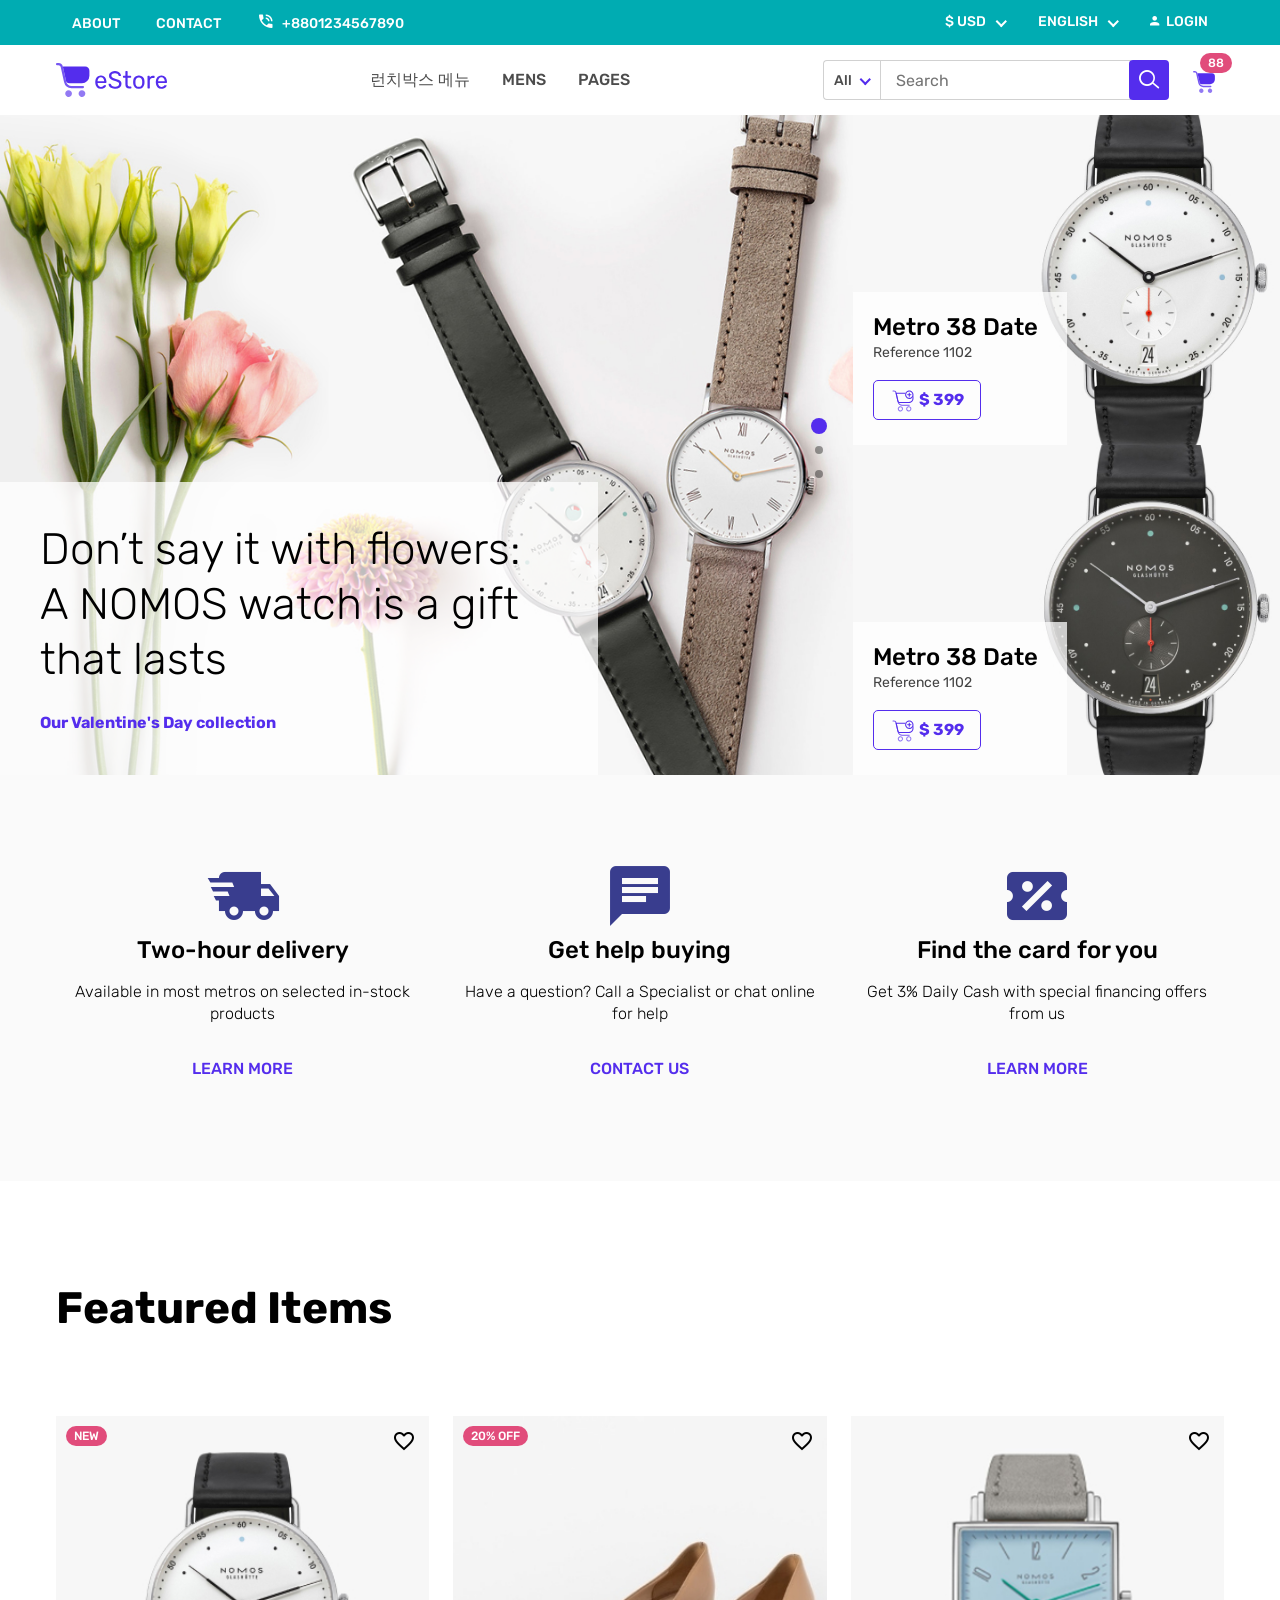
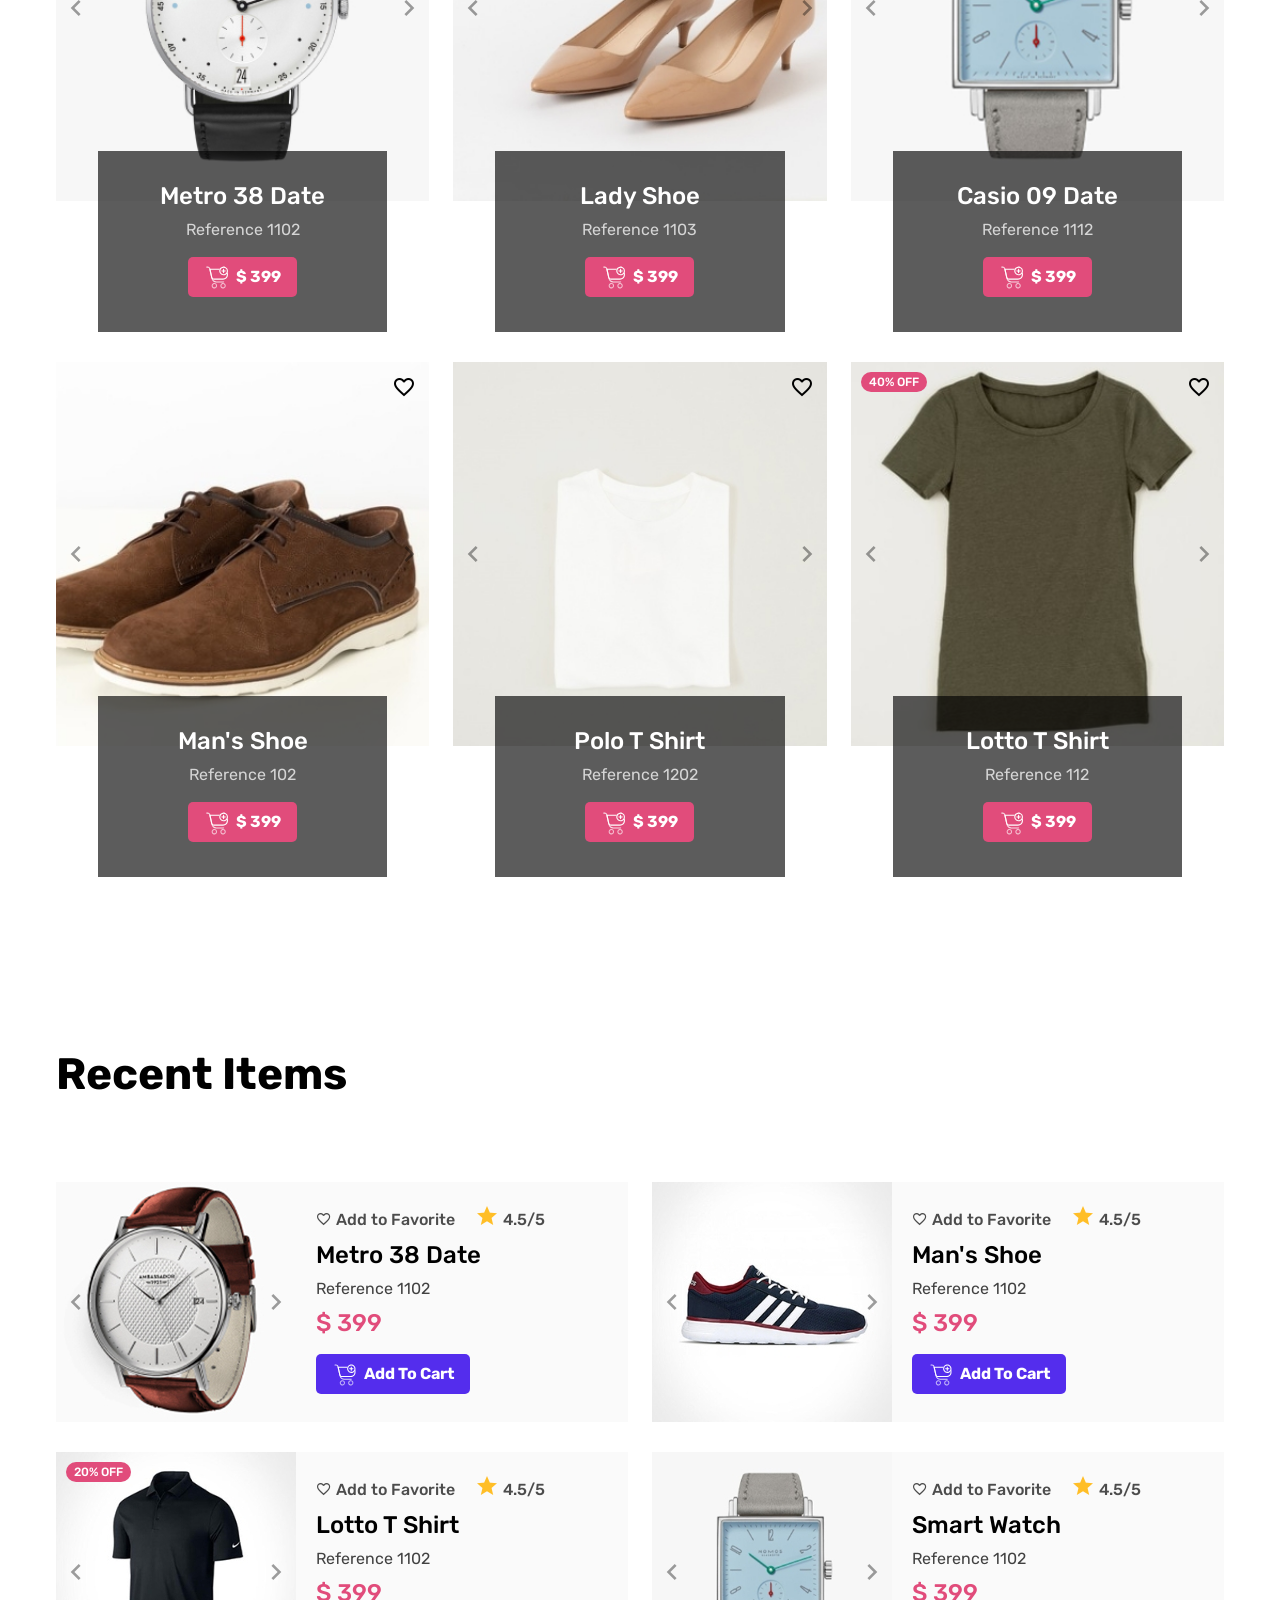
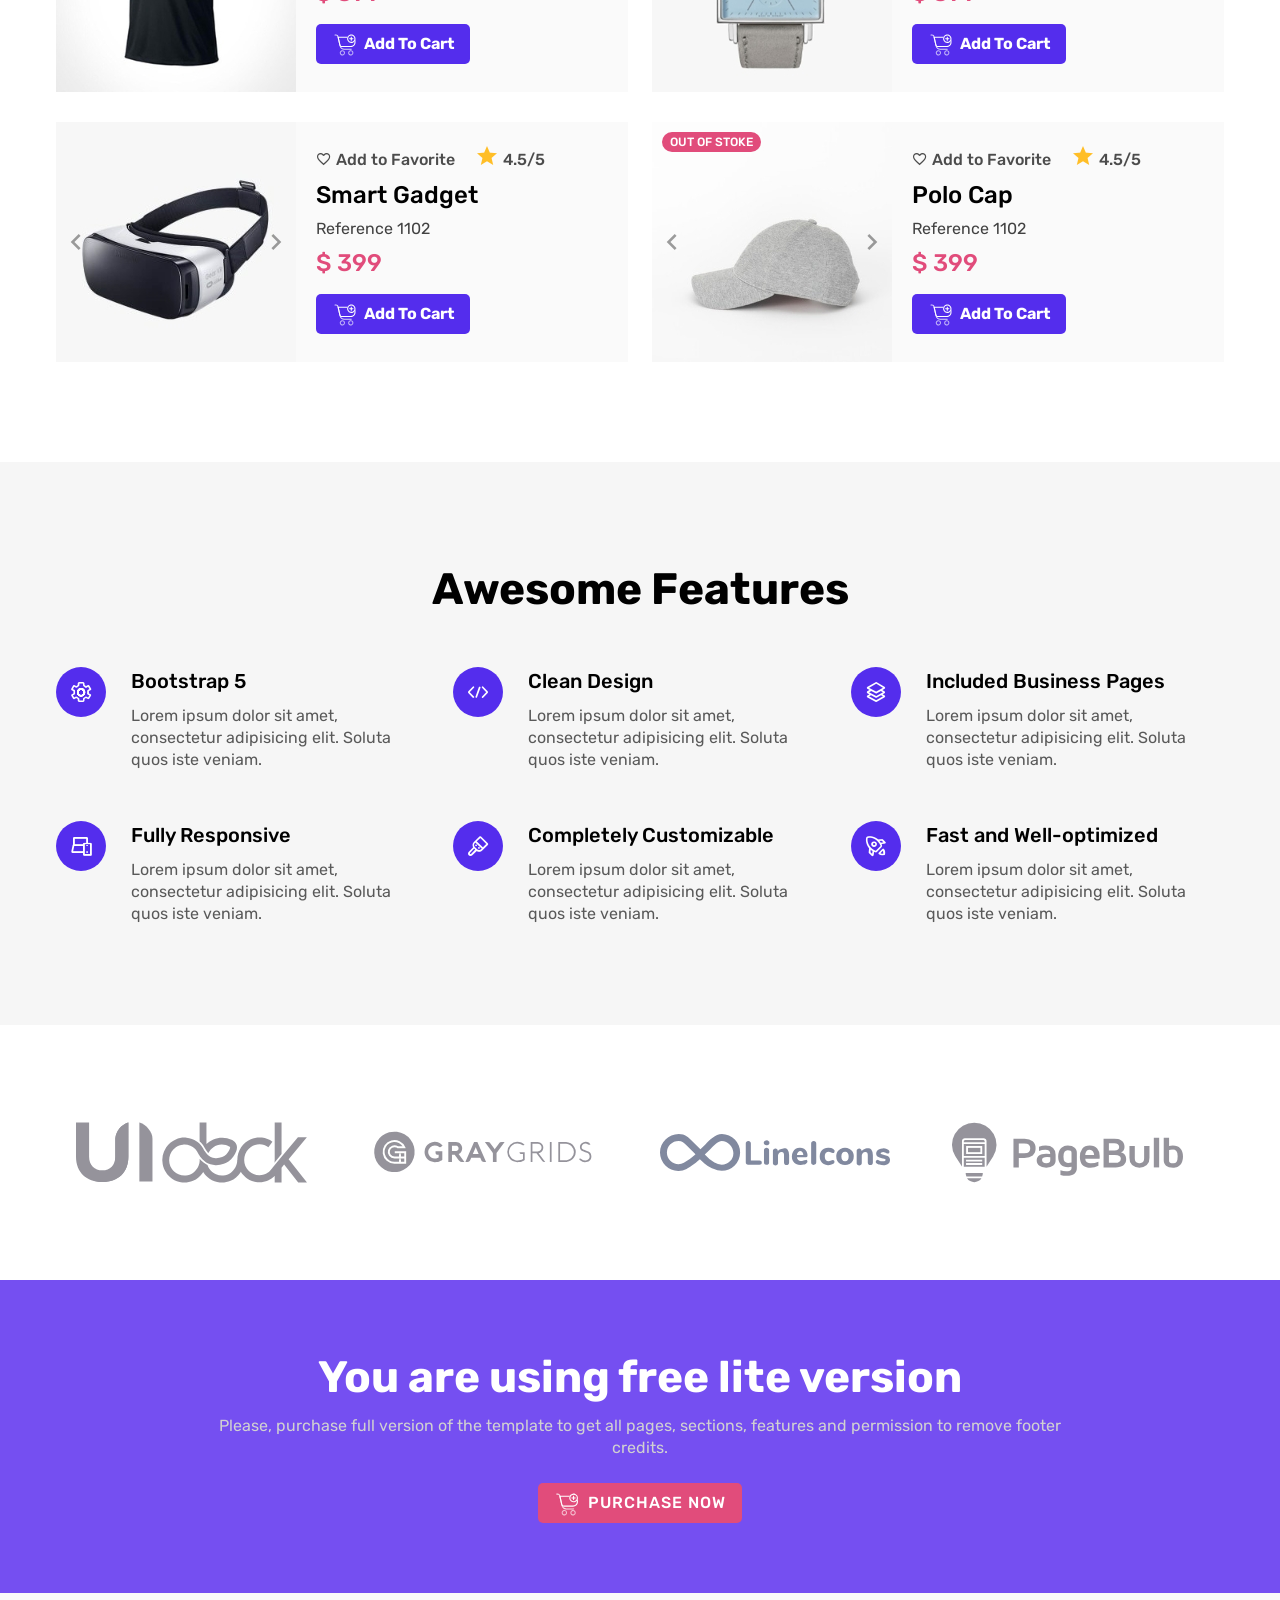
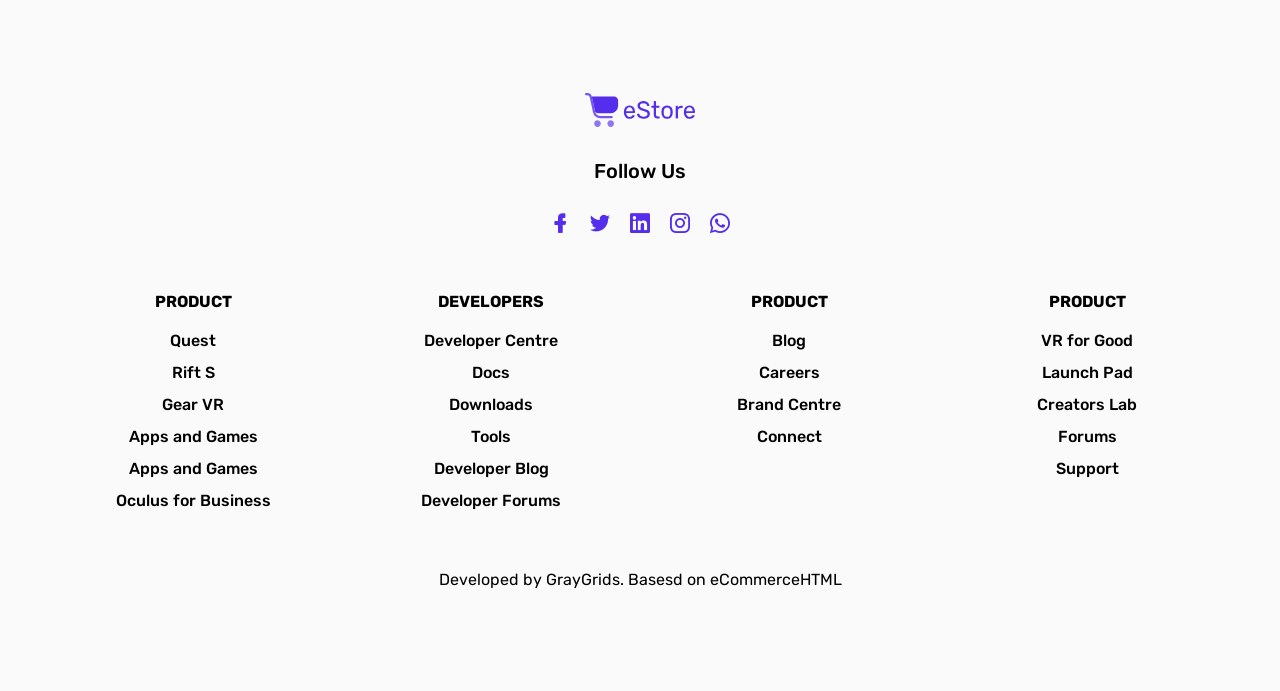
<file: src/estore-free-lite/index.html>
<!doctype html>
<html class="no-js" lang="en">

<head>
    <meta charset="utf-8">

    <!--====== Title ======-->
    <title>eStore Template</title>

    <meta name="description" content="">
    <meta name="viewport" content="width=device-width, initial-scale=1">

    <!--====== Favicon Icon ======-->
    <link rel="shortcut icon" href="assets/images/favicon.png" type="image/png">

    <!--====== Slick CSS ======-->
    <link rel="stylesheet" href="assets/css/slick.css">

    <!--====== Line Icons CSS ======-->
    <link rel="stylesheet" href="assets/css/LineIcons.css">

    <!--====== Material Design Icons CSS ======-->
    <link rel="stylesheet" href="assets/css/materialdesignicons.min.css">

    <!--====== Jquery Ui CSS ======-->
    <link rel="stylesheet" href="assets/css/jquery-ui.min.css">

    <!--====== nice select CSS ======-->
    <link rel="stylesheet" href="assets/css/nice-select.css">

    <!--====== Bootstrap CSS ======-->
    <link rel="stylesheet" href="assets/css/bootstrap.min.css">

    <!--====== Default CSS ======-->
    <link rel="stylesheet" href="assets/css/default.css">

    <!--====== Style CSS ======-->
    <link rel="stylesheet" href="assets/css/style.css">

</head>

<body>

    <!--====== Preloader Part Start ======-->
    <div class="preloader">
        <div class="loader">
            <div class="ytp-spinner">
                <div class="ytp-spinner-container">
                    <div class="ytp-spinner-rotator">
                        <div class="ytp-spinner-left">
                            <div class="ytp-spinner-circle"></div>
                        </div>
                        <div class="ytp-spinner-right">
                            <div class="ytp-spinner-circle"></div>
                        </div>
                    </div>
                </div>
            </div>
        </div>
    </div>
    <!--====== Preloader Part Ends ======-->

    <!--====== Navbar Style 7 Part Start ======-->
    <div class="navigation">
        <header class="navbar-style-7 position-relative">
            <div class="container">
                <!-- navbar mobile Start -->
                <div class="navbar-mobile d-lg-none">
                    <div class="row align-items-center">
                        <div class="col-3">
                            <!-- navbar cart start -->
                            <div class="navbar-toggle icon-text-btn">
                                <a class="icon-btn primary-icon-text mobile-menu-open-7" href="javascript:void(0)">
                                    <i class="mdi mdi-menu"></i>
                                </a>
                            </div>
                            <!-- navbar cart Ends -->
                        </div>
                        <div class="col-6">
                            <!-- desktop logo Start -->
                            <div class="mobile-logo text-center">
                                <a href="index.html"><img src="assets/images/logo.svg" alt="Logo"></a>
                            </div>
                            <!-- desktop logo Ends -->
                        </div>
                        <div class="col-3">
                            <!-- navbar cart start -->
                            <div class="navbar-cart">
                                <a class="icon-btn primary-icon-text icon-text-btn" href="javascript:void(0)">
                                    <img src="assets/images/icon-svg/cart-1.svg" alt="Icon">
                                    <span class="icon-text text-style-1">88</span>
                                </a>
    
                                <div class="navbar-cart-dropdown">
                                    <div class="checkout-style-2">
                                        <div class="checkout-header d-flex justify-content-between">
                                            <h6 class="title">Shopping Cart</h6>
                                        </div>
    
                                        <div class="checkout-table table-responsive">
                                            <table class="table">
                                                <tbody>
                                                    <tr>
                                                        <td class="checkout-product">
                                                            <div class="product-cart d-flex">
                                                                <div class="product-thumb">
                                                                    <img src="assets/images/product-cart/product-1.png"
                                                                        alt="Product">
                                                                </div>
                                                                <div class="product-content media-body">
                                                                    <h5 class="title">
                                                                        <a href="product-details-page.html">Hollow Port</a>
                                                                    </h5>
                                                                    <ul>
                                                                        <li><span>Brown</span></li>
                                                                        <li><span>XL</span></li>
                                                                        <li>
                                                                            <a class="delete" href="javascript:void(0)">
                                                                                <i class="mdi mdi-delete"></i>
                                                                            </a>
                                                                        </li>
                                                                    </ul>
                                                                </div>
                                                            </div>
                                                        </td>
                                                        <td class="checkout-quantity">
                                                            <div class="product-quantity d-inline-flex">
                                                                <button type="button" id="sub" class="sub">
                                                                    <i class="mdi mdi-minus"></i>
                                                                </button>
                                                                <input type="text" value="1">
                                                                <button type="button" id="add" class="add">
                                                                    <i class="mdi mdi-plus"></i>
                                                                </button>
                                                            </div>
                                                        </td>
                                                        <td class="checkout-price">
                                                            <p class="price">$36.00</p>
                                                        </td>
                                                    </tr>
                                                    <tr>
                                                        <td class="checkout-product">
                                                            <div class="product-cart d-flex">
                                                                <div class="product-thumb">
                                                                    <img src="assets/images/product-cart/product-2.png"
                                                                        alt="Product">
                                                                </div>
                                                                <div class="product-content media-body">
                                                                    <h5 class="title">
                                                                        <a href="product-details-page.html">Mist Black Triblend</a>
                                                                    </h5>
                                                                    <ul>
                                                                        <li><span>Brown</span></li>
                                                                        <li><span>XL</span></li>
                                                                        <li>
                                                                            <a class="delete" href="javascript:void(0)">
                                                                                <i class="mdi mdi-delete"></i>
                                                                            </a>
                                                                        </li>
                                                                    </ul>
                                                                </div>
                                                            </div>
                                                        </td>
                                                        <td class="checkout-quantity">
                                                            <div class="product-quantity d-inline-flex">
                                                                <button type="button" id="sub" class="sub">
                                                                    <i class="mdi mdi-minus"></i>
                                                                </button>
                                                                <input type="text" value="1">
                                                                <button type="button" id="add" class="add">
                                                                    <i class="mdi mdi-plus"></i>
                                                                </button>
                                                            </div>
                                                        </td>
                                                        <td class="checkout-price">
                                                            <p class="price">$36.00</p>
                                                        </td>
                                                    </tr>
                                                    <tr>
                                                        <td class="checkout-product">
                                                            <div class="product-cart d-flex">
                                                                <div class="product-thumb">
                                                                    <img src="assets/images/product-cart/product-3.png"
                                                                        alt="Product">
                                                                </div>
                                                                <div class="product-content media-body">
                                                                    <h5 class="title">
                                                                        <a href="product-details-page.html">Realm Bone</a>
                                                                    </h5>
                                                                    <ul>
                                                                        <li><span>Brown</span></li>
                                                                        <li><span>XL</span></li>
                                                                        <li>
                                                                            <a class="delete" href="javascript:void(0)">
                                                                                <i class="mdi mdi-delete"></i>
                                                                            </a>
                                                                        </li>
                                                                    </ul>
                                                                </div>
                                                            </div>
                                                        </td>
                                                        <td class="checkout-quantity">
                                                            <div class="product-quantity d-inline-flex">
                                                                <button type="button" id="sub" class="sub">
                                                                    <i class="mdi mdi-minus"></i>
                                                                </button>
                                                                <input type="text" value="1">
                                                                <button type="button" id="add" class="add">
                                                                    <i class="mdi mdi-plus"></i>
                                                                </button>
                                                            </div>
                                                        </td>
                                                        <td class="checkout-price">
                                                            <p class="price">$36.00</p>
                                                        </td>
                                                    </tr>
                                                    <tr>
                                                        <td class="checkout-product">
                                                            <div class="product-cart d-flex">
                                                                <div class="product-thumb">
                                                                    <img src="assets/images/product-cart/product-4.png"
                                                                        alt="Product">
                                                                </div>
                                                                <div class="product-content media-body">
                                                                    <h5 class="title">
                                                                        <a href="product-details-page.html">Circular Sienna</a></h5>
                                                                    <ul>
                                                                        <li><span>Brown</span></li>
                                                                        <li><span>XL</span></li>
                                                                        <li>
                                                                            <a class="delete" href="javascript:void(0)">
                                                                                <i class="mdi mdi-delete"></i>
                                                                            </a>
                                                                        </li>
                                                                    </ul>
                                                                </div>
                                                            </div>
                                                        </td>
                                                        <td class="checkout-quantity">
                                                            <div class="product-quantity d-inline-flex">
                                                                <button type="button" id="sub" class="sub">
                                                                    <i class="mdi mdi-minus"></i>
                                                                </button>
                                                                <input type="text" value="1">
                                                                <button type="button" id="add" class="add">
                                                                    <i class="mdi mdi-plus"></i>
                                                                </button>
                                                            </div>
                                                        </td>
                                                        <td class="checkout-price">
                                                            <p class="price">$36.00</p>
                                                        </td>
                                                    </tr>
                                                </tbody>
                                            </table>
                                        </div>
    
                                        <div class="checkout-footer">
                                            <div class="checkout-sub-total d-flex justify-content-between">
                                                <p class="value">Subtotal Price:</p>
                                                <p class="price">$144</p>
                                            </div>
                                            <div class="checkout-btn">
                                                <a href="cart-page.html" class="main-btn primary-btn-border">View Cart</a>
                                                <a href="checkout-page.html" class="main-btn primary-btn">Checkout</a>
                                            </div>
                                        </div>
                                    </div>
                                </div>
                            </div>
                            <!-- navbar cart Ends -->
                        </div>
                    </div>
                    <!-- navbar search start -->
                    <div class="navbar-search mt-15 search-style-5">
                        <div class="search-select">
                            <select>
                                <option value="">All</option>
                                <option value="1">option 01</option>
                                <option value="2">option 02</option>
                                <option value="3">option 03</option>
                                <option value="4">option 04</option>
                                <option value="5">option 05</option>
                            </select>
                        </div>
                        <div class="search-input">
                            <input type="text" placeholder="Search">
                        </div>
                        <div class="search-btn">
                            <button><i class="lni lni-search-alt"></i></button>
                        </div>
                    </div>
                    <!-- navbar search Ends -->
                </div>
                <!-- navbar mobile Start -->
            </div>
    
            <div class="navbar-container navbar-sidebar-7">
                <!-- navbar close  Ends -->
                <div class="navbar-close d-lg-none">
                    <a class="close-mobile-menu-7" href="javascript:void(0)"><i class="mdi mdi-close"></i></a>
                </div>
                <!-- navbar close  Ends -->
    
                <!-- navbar top Start -->
                <div class="navbar-top-wrapper">
                    <div class="container-lg">
                        <div class="navbar-top d-lg-flex justify-content-between">
                            <!-- navbar top left Start -->
                            <div class="navbar-top-left">
                                <ul class="navbar-top-link">
                                    <li><a href="about-page.html">About</a></li>
                                    <li><a href="contact-page.html">Contact</a></li>
                                    <li>
                                        <a href="javascript:void(0)">
                                            <i class="mdi mdi-phone-in-talk"></i>
                                            +8801234567890
                                        </a>
                                    </li>
                                </ul>
                            </div>
                            <!-- navbar top left Ends -->
                            <!-- navbar top right Start -->
                            <div class="navbar-top-right">
                                <ul class="navbar-top-link">
                                    <li>
                                        <select>
                                            <option value="0">$ USD</option>
                                            <option value="1">€ EURO</option>
                                            <option value="2">$ CAD</option>
                                            <option value="3">₹ INR</option>
                                            <option value="4">¥ CNY</option>
                                            <option value="5">৳ BDT</option>
                                        </select>
                                    </li>
                                    <li>
                                        <select>
                                            <option value="0">English</option>
                                            <option value="1">Español</option>
                                            <option value="2">Filipino</option>
                                            <option value="3">Français</option>
                                            <option value="4">العربية</option>
                                            <option value="5">हिन्दी</option>
                                            <option value="6">বাংলা</option>
                                        </select>
                                    </li>
                                    <li><a href="login-page.html"><i class="mdi mdi-account"></i>Login</a></li>
                                </ul>
                            </div>
                            <!-- navbar top right Ends -->
                        </div>
                    </div>
                </div>
                <!-- navbar top Ends -->
    
                <!-- main navbar Start -->
                <div class="navbar-wrapper">
                    <div class="container-lg">
                        <nav class="main-navbar d-lg-flex justify-content-between align-items-center">
                            <!-- desktop logo Start -->
                            <div class="desktop-logo d-none d-lg-block">
                                <a href="index.html"><img src="assets/images/logo.svg" alt="Logo"></a>
                            </div>
                            <!-- desktop logo Ends -->
                            <!-- navbar menu Start -->
                            <div class="navbar-menu">
                                <ul class="main-menu">
                                    <li class="position-static menu-item-has-children">
                                        <a href="#">런치박스 메뉴</a>
                                        <!-- sub menu Start -->
                                        <ul class="sub-menu">
                                            <li><a href="category.html">런치박스 샐러드</a></li>
                                            <li><a href="category.html">런치박스 도시락</a></li>
                                            <li><a href="category.html">런치박스 세트</a></li>
                                        </ul>
                                        <!-- sub menu Ends -->
                                    </li>
                                    <li><a href="category.html">mens</a></li>
                                    
                                    <li class="menu-item-has-children">
                                        <a href="#">Pages</a>
                                        <!-- sub menu Start -->
                                        <ul class="sub-menu">
                                            <li><a href="about-page.html">About Page</a></li>
                                            <li><a href="account-page.html">Account Page</a></li>
                                            <li><a href="cart-page.html">Cart Page</a></li>
                                            <li><a href="category.html">Category Page</a></li>
                                            <li><a href="checkout-page.html">Checkout Page</a></li>
                                            <li><a href="contact-page.html">Contact Page</a></li>
                                            <li><a href="login-page.html">Log In Page</a></li>
                                            <li><a href="product-details-page.html">Product Details Page</a></li>
                                            <li><a href="signup-page.html">Sign Up Page</a></li>
                                        </ul>
                                        <!-- sub menu Ends -->
                                    </li>
                                </ul>
                            </div>
                            <!-- navbar menu Ends -->
                            <div class="navbar-search-cart d-none d-lg-flex">
                                <!-- navbar search start -->
                                <div class="navbar-search search-style-5">
                                    <div class="search-select">
                                        <select>
                                            <option value="">All</option>
                                            <option value="1">option 01</option>
                                            <option value="2">option 02</option>
                                            <option value="3">option 03</option>
                                            <option value="4">option 04</option>
                                            <option value="5">option 05</option>
                                        </select>
                                    </div>
                                    <div class="search-input">
                                        <input type="text" placeholder="Search">
                                    </div>
                                    <div class="search-btn">
                                        <button><i class="lni lni-search-alt"></i></button>
                                    </div>
                                </div>
                                <!-- navbar search Ends -->
                                <!-- navbar cart start -->
                                <div class="navbar-cart">
                                    <a class="icon-btn primary-icon-text icon-text-btn" href="javascript:void(0)">
                                        <img src="assets/images/icon-svg/cart-1.svg" alt="Icon">
                                        <span class="icon-text text-style-1">88</span>
                                    </a>
    
                                    <div class="navbar-cart-dropdown">
                                        <div class="checkout-style-2">
                                            <div class="checkout-header d-flex justify-content-between">
                                                <h6 class="title">Shopping Cart</h6>
                                            </div>
    
                                            <div class="checkout-table">
                                                <table class="table">
                                                    <tbody>
                                                        <tr>
                                                            <td class="checkout-product">
                                                                <div class="product-cart d-flex">
                                                                    <div class="product-thumb">
                                                                        <img src="assets/images/product-cart/product-1.png"
                                                                            alt="Product">
                                                                    </div>
                                                                    <div class="product-content media-body">
                                                                        <h5 class="title">
                                                                            <a href="product-details-page.html">Hollow Port</a>
                                                                        </h5>
                                                                        <ul>
                                                                            <li><span>Brown</span></li>
                                                                            <li><span>XL</span></li>
                                                                            <li>
                                                                                <a class="delete" href="javascript:void(0)">
                                                                                    <i class="mdi mdi-delete"></i>
                                                                                </a>
                                                                            </li>
                                                                        </ul>
                                                                    </div>
                                                                </div>
                                                            </td>
                                                            <td class="checkout-quantity">
                                                                <div class="product-quantity d-inline-flex">
                                                                    <button type="button" id="sub" class="sub">
                                                                        <i class="mdi mdi-minus"></i>
                                                                    </button>
                                                                    <input type="text" value="1">
                                                                    <button type="button" id="add" class="add">
                                                                        <i class="mdi mdi-plus"></i>
                                                                    </button>
                                                                </div>
                                                            </td>
                                                            <td class="checkout-price">
                                                                <p class="price">$36.00</p>
                                                            </td>
                                                        </tr>
                                                        <tr>
                                                            <td class="checkout-product">
                                                                <div class="product-cart d-flex">
                                                                    <div class="product-thumb">
                                                                        <img src="assets/images/product-cart/product-2.png"
                                                                            alt="Product">
                                                                    </div>
                                                                    <div class="product-content media-body">
                                                                        <h5 class="title">
                                                                            <a href="product-details-page.html">Mist Black Triblend</a>
                                                                        </h5>
                                                                        <ul>
                                                                            <li><span>Brown</span></li>
                                                                            <li><span>XL</span></li>
                                                                            <li>
                                                                                <a class="delete" href="javascript:void(0)">
                                                                                    <i class="mdi mdi-delete"></i>
                                                                                </a>
                                                                            </li>
                                                                        </ul>
                                                                    </div>
                                                                </div>
                                                            </td>
                                                            <td class="checkout-quantity">
                                                                <div class="product-quantity d-inline-flex">
                                                                    <button type="button" id="sub" class="sub">
                                                                        <i class="mdi mdi-minus"></i>
                                                                    </button>
                                                                    <input type="text" value="1">
                                                                    <button type="button" id="add" class="add">
                                                                        <i class="mdi mdi-plus"></i>
                                                                    </button>
                                                                </div>
                                                            </td>
                                                            <td class="checkout-price">
                                                                <p class="price">$36.00</p>
                                                            </td>
                                                        </tr>
                                                        <tr>
                                                            <td class="checkout-product">
                                                                <div class="product-cart d-flex">
                                                                    <div class="product-thumb">
                                                                        <img src="assets/images/product-cart/product-3.png"
                                                                            alt="Product">
                                                                    </div>
                                                                    <div class="product-content media-body">
                                                                        <h5 class="title">
                                                                            <a href="product-details-page.html">Realm Bone</a>
                                                                        </h5>
                                                                        <ul>
                                                                            <li><span>Brown</span></li>
                                                                            <li><span>XL</span></li>
                                                                            <li>
                                                                                <a class="delete" href="javascript:void(0)">
                                                                                    <i class="mdi mdi-delete"></i>
                                                                                </a>
                                                                            </li>
                                                                        </ul>
                                                                    </div>
                                                                </div>
                                                            </td>
                                                            <td class="checkout-quantity">
                                                                <div class="product-quantity d-inline-flex">
                                                                    <button type="button" id="sub" class="sub">
                                                                        <i class="mdi mdi-minus"></i>
                                                                    </button>
                                                                    <input type="text" value="1">
                                                                    <button type="button" id="add" class="add">
                                                                        <i class="mdi mdi-plus"></i>
                                                                    </button>
                                                                </div>
                                                            </td>
                                                            <td class="checkout-price">
                                                                <p class="price">$36.00</p>
                                                            </td>
                                                        </tr>
                                                        <tr>
                                                            <td class="checkout-product">
                                                                <div class="product-cart d-flex">
                                                                    <div class="product-thumb">
                                                                        <img src="assets/images/product-cart/product-4.png"
                                                                            alt="Product">
                                                                    </div>
                                                                    <div class="product-content media-body">
                                                                        <h5 class="title">
                                                                            <a href="product-details-page.html">Circular Sienna</a>
                                                                        </h5>
                                                                        <ul>
                                                                            <li><span>Brown</span></li>
                                                                            <li><span>XL</span></li>
                                                                            <li>
                                                                                <a class="delete" href="javascript:void(0)">
                                                                                    <i class="mdi mdi-delete"></i>
                                                                                </a>
                                                                            </li>
                                                                        </ul>
                                                                    </div>
                                                                </div>
                                                            </td>
                                                            <td class="checkout-quantity">
                                                                <div class="product-quantity d-inline-flex">
                                                                    <button type="button" id="sub" class="sub">
                                                                        <i class="mdi mdi-minus"></i>
                                                                    </button>
                                                                    <input type="text" value="1">
                                                                    <button type="button" id="add" class="add">
                                                                        <i class="mdi mdi-plus"></i>
                                                                    </button>
                                                                </div>
                                                            </td>
                                                            <td class="checkout-price">
                                                                <p class="price">$36.00</p>
                                                            </td>
                                                        </tr>
                                                    </tbody>
                                                </table>
                                            </div>
    
                                            <div class="checkout-footer">
                                                <div class="checkout-sub-total d-flex justify-content-between">
                                                    <p class="value">Subtotal Price:</p>
                                                    <p class="price">$144</p>
                                                </div>
                                                <div class="checkout-btn">
                                                    <a href="cart-page.html" class="main-btn primary-btn-border">View
                                                        Cart</a>
                                                    <a href="checkout-page.html" class="main-btn primary-btn">Checkout</a>
                                                </div>
                                            </div>
                                        </div>
                                    </div>
                                </div>
                                <!-- navbar cart Ends -->
                            </div>
                        </nav>
                    </div>
                </div>
                <!-- main navbar Ends -->
            </div>
            <div class="overlay-7"></div>
        </header>
    </div>
    <!--====== Navbar Style 7 Part Ends ======-->

    <!--====== Header Style 1 Part Start ======-->
    <section class="header-style-1">
        <div class="header-big">
            <div class="header-items-active">
                <div class="single-header-item bg_cover"
                    style="background-image: url(assets/images/header-1/header-big-1.jpg);">
                    <div class="header-item-content">
                        <h3 class="title">Don’t say it with flowers: A NOMOS watch is a gift that lasts</h3>
                        <a href="javascript:void(0)" class="link">Our Valentine's Day collection</a>
                    </div>
                </div>
                <div class="single-header-item bg_cover"
                    style="background-image: url(assets/images/header-1/header-big-2.jpg);">
                    <div class="header-item-content">
                        <h3 class="title">Don’t say it with flowers: A NOMOS watch is a gift that lasts</h3>
                        <a href="javascript:void(0)" class="link">Our Valentine's Day collection</a>
                    </div>
                </div>
                <div class="single-header-item bg_cover"
                    style="background-image: url(assets/images/header-1/header-big-1.jpg);">
                    <div class="header-item-content">
                        <h3 class="title">Don’t say it with flowers: A NOMOS watch is a gift that lasts</h3>
                        <a href="javascript:void(0)" class="link">Our Valentine's Day collection</a>
                    </div>
                </div>
            </div>
        </div>
        <div class="header-min">
            <div class="header-min-item product-style-25 bg_cover"
                style="background-image: url(assets/images/header-1/header-min-1.jpg);">
                <div class="product-content">
                    <h4 class="title"><a href="product-details-page.html">Metro 38 Date</a></h4>
                    <p>Reference 1102</p>
                    <a href="javascript:void(0)" class="main-btn primary-btn-border"> <img src="assets/images/icon-svg/cart-5.svg" alt="">$
                        399</a>
                </div>
            </div>
            <div class="header-min-item product-style-25 bg_cover"
                style="background-image: url(assets/images/header-1/header-min-2.jpg);">
                <div class="product-content">
                    <h4 class="title"><a href="product-details-page.html">Metro 38 Date</a></h4>
                    <p>Reference 1102</p>
                    <a href="javascript:void(0)" class="main-btn primary-btn-border"> <img src="assets/images/icon-svg/cart-5.svg" alt="">$
                        399</a>
                </div>
            </div>
        </div>
    </section>
    <!--====== Header Style 1 Part Ends ======-->

    <!--====== Content Card Style 4 Part Start ======-->
    <section class="content-card-style-4 pt-70 pb-100">
        <div class="container">
            <div class="row justify-content-center">
                <div class="col-lg-4 col-md-7 col-sm-8">
                    <div class="single-content mt-15 text-center">
                        <div class="content-icon">
                            <i class="mdi mdi-truck-fast"></i>
                        </div>
                        <div class="content-content">
                            <h4 class="title"><a href="javascript:void(0)">Two-hour delivery</a></h4>
                            <p>Available in most metros on selected in-stock products</p>
                            <a href="javascript:void(0)" class="more">learn more</a>
                        </div>
                    </div>
                </div>
                <div class="col-lg-4 col-md-7 col-sm-8">
                    <div class="single-content mt-15 text-center">
                        <div class="content-icon">
                            <i class="mdi mdi-message-text"></i>
                        </div>
                        <div class="content-content">
                            <h4 class="title"><a href="javascript:void(0)">Get help buying</a></h4>
                            <p>Have a question? Call a Specialist or chat online for help</p>
                            <a href="contact-page.html" class="more">Contact us</a>
                        </div>
                    </div>
                </div>
                <div class="col-lg-4 col-md-7 col-sm-8">
                    <div class="single-content mt-15 text-center">
                        <div class="content-icon">
                            <i class="mdi mdi-ticket-percent"></i>
                        </div>
                        <div class="content-content">
                            <h4 class="title"><a href="javascript:void(0)">Find the card for you</a></h4>
                            <p>Get 3% Daily Cash with special financing offers from us</p>
                            <a href="javascript:void(0)" class="more">learn more</a>
                        </div>
                    </div>
                </div>
            </div>
        </div>
    </section>
    <!--====== Content Card Style 4 Part Ends ======-->

    <!--====== Product Style 1 Part Start ======-->
    <section class="product-wrapper pt-100 pb-70">
        <div class="container">
            <div class="row">
                <div class="col-lg-12">
                    <div class="mb-50">
                        <h1 class="heading-1 font-weight-700">Featured Items</h1>
                    </div>
                </div>
            </div>
            <div class="row">
                <div class="col-lg-4 col-sm-6">
                    <div class="product-style-1 mt-30">
                        <div class="product-image">
                            <span class="icon-text text-style-1">NEW</span>
                            <div class="product-active">
                                <div class="product-item active">
                                    <img src="assets/images/product-1/product-1.jpg" alt="product">
                                </div>
                                <div class="product-item">
                                    <img src="assets/images/product-1/product-2.jpg" alt="product">
                                </div>
                            </div>
                            <a class="add-wishlist" href="javascript:void(0)">
                                <i class="mdi mdi-heart-outline"></i>
                            </a>
                        </div>
                        <div class="product-content text-center">
                            <h4 class="title"><a href="product-details-page.html">Metro 38 Date</a></h4>
                            <p>Reference 1102</p>
                            <a href="javascript:void(0)" class="main-btn secondary-1-btn">
                                <img src="assets/images/icon-svg/cart-7.svg" alt="">
                                $ 399
                            </a>
                        </div>
                    </div>
                </div>
                <div class="col-lg-4 col-sm-6">
                    <div class="product-style-1 mt-30">
                        <div class="product-image">
                            <span class="icon-text text-style-1">20% off</span>
                            <div class="product-active">
                                <div class="product-item active">
                                    <img src="assets/images/product-1/product-5.jpg" alt="product">
                                </div>
                                <div class="product-item">
                                    <img src="assets/images/product-1/product-6.jpg" alt="product">
                                </div>
                            </div>
                            <a class="add-wishlist" href="javascript:void(0)">
                                <i class="mdi mdi-heart-outline"></i>
                            </a>
                        </div>
                        <div class="product-content text-center">
                            <h4 class="title"><a href="product-details-page.html">Lady Shoe</a></h4>
                            <p>Reference 1103</p>
                            <a href="javascript:void(0)" class="main-btn secondary-1-btn">
                                <img src="assets/images/icon-svg/cart-7.svg" alt="">
                                $ 399
                            </a>
                        </div>
                    </div>
                </div>
                <div class="col-lg-4 col-sm-6">
                    <div class="product-style-1 mt-30">
                        <div class="product-image">
                            <div class="product-active">
                                <div class="product-item active">
                                    <img src="assets/images/product-1/product-3.jpg" alt="product">
                                </div>
                                <div class="product-item">
                                    <img src="assets/images/product-1/product-4.jpg" alt="product">
                                </div>
                            </div>
                            <a class="add-wishlist" href="javascript:void(0)">
                                <i class="mdi mdi-heart-outline"></i>
                            </a>
                        </div>
                        <div class="product-content text-center">
                            <h4 class="title"><a href="product-details-page.html">Casio 09 Date</a></h4>
                            <p>Reference 1112</p>
                            <a href="javascript:void(0)" class="main-btn secondary-1-btn">
                                <img src="assets/images/icon-svg/cart-7.svg" alt="">
                                $ 399
                            </a>
                        </div>
                    </div>
                </div>
                <div class="col-lg-4 col-sm-6">
                    <div class="product-style-1 mt-30">
                        <div class="product-image">
                            <div class="product-active">
                                <div class="product-item active">
                                    <img src="assets/images/product-1/product-7.jpg" alt="product">
                                </div>
                                <div class="product-item">
                                    <img src="assets/images/product-1/product-8.jpg" alt="product">
                                </div>
                            </div>
                            <a class="add-wishlist" href="javascript:void(0)">
                                <i class="mdi mdi-heart-outline"></i>
                            </a>
                        </div>
                        <div class="product-content text-center">
                            <h4 class="title"><a href="product-details-page.html">Man's Shoe</a></h4>
                            <p>Reference 102</p>
                            <a href="javascript:void(0)" class="main-btn secondary-1-btn">
                                <img src="assets/images/icon-svg/cart-7.svg" alt="">
                                $ 399
                            </a>
                        </div>
                    </div>
                </div>
                <div class="col-lg-4 col-sm-6">
                    <div class="product-style-1 mt-30">
                        <div class="product-image">
                            <div class="product-active">
                                <div class="product-item active">
                                    <img src="assets/images/product-1/product-9.jpg" alt="product">
                                </div>
                                <div class="product-item">
                                    <img src="assets/images/product-1/product-10.jpg" alt="product">
                                </div>
                            </div>
                            <a class="add-wishlist" href="javascript:void(0)">
                                <i class="mdi mdi-heart-outline"></i>
                            </a>
                        </div>
                        <div class="product-content text-center">
                            <h4 class="title"><a href="product-details-page.html">Polo T Shirt</a></h4>
                            <p>Reference 1202</p>
                            <a href="javascript:void(0)" class="main-btn secondary-1-btn">
                                <img src="assets/images/icon-svg/cart-7.svg" alt="">
                                $ 399
                            </a>
                        </div>
                    </div>
                </div>
                <div class="col-lg-4 col-sm-6">
                    <div class="product-style-1 mt-30">
                        <div class="product-image">
                            <span class="icon-text text-style-1">40% off</span>
                            <div class="product-active">
                                <div class="product-item active">
                                    <img src="assets/images/product-1/product-11.jpg" alt="product">
                                </div>
                                <div class="product-item">
                                    <img src="assets/images/product-1/product-12.jpg" alt="product">
                                </div>
                            </div>
                            <a class="add-wishlist" href="javascript:void(0)">
                                <i class="mdi mdi-heart-outline"></i>
                            </a>
                        </div>
                        <div class="product-content text-center">
                            <h4 class="title"><a href="product-details-page.html">Lotto T Shirt</a></h4>
                            <p>Reference 112</p>
                            <a href="javascript:void(0)" class="main-btn secondary-1-btn">
                                <img src="assets/images/icon-svg/cart-7.svg" alt="">
                                $ 399
                            </a>
                        </div>
                    </div>
                </div>
            </div>
        </div>
    </section>
    <!--====== Product Style 1 Part Ends ======-->

    <!--====== Product Style 7 Part Start ======-->
    <section class="product-wrapper pt-100 pb-100">
        <div class="container">
            <div class="row">
                <div class="col-lg-12">
                    <div class="mb-50">
                        <h1 class="heading-1 font-weight-700">Recent Items</h1>
                    </div>
                </div>
            </div>
            <div class="row">
                <div class="col-lg-6">
                    <div class="product-style-7 mt-30">
                        <div class="product-image">
                            <div class="product-active">
                                <div class="product-item active">
                                    <img src="assets/images/product-4/product-1.jpg" alt="product">
                                </div>
                                <div class="product-item">
                                    <img src="assets/images/product-4/product-2.jpg" alt="product">
                                </div>
                            </div>
                        </div>
                        <div class="product-content">
                            <ul class="product-meta">
                                <li>
                                    <a class="add-wishlist" href="javascript:void(0)">
                                        <i class="mdi mdi-heart-outline"></i>
                                        Add to Favorite
                                    </a>
                                </li>
                                <li>
                                    <span><i class="mdi mdi-star"></i> 4.5/5</span>
                                </li>
                            </ul>
                            <h4 class="title"><a href="product-details-page.html">Metro 38 Date</a></h4>
                            <p>Reference 1102</p>
                            <span class="price">$ 399</span>
                            <a href="javascript:void(0)" class="main-btn primary-btn">
                                <img src="assets/images/icon-svg/cart-4.svg" alt="">
                                Add to Cart
                            </a>
                        </div>
                    </div>
                </div>
                <div class="col-lg-6">
                    <div class="product-style-7 mt-30">
                        <div class="product-image">
                            <div class="product-active">
                                <div class="product-item active">
                                    <img src="assets/images/product-4/product-3.jpg" alt="product">
                                </div>
                                <div class="product-item">
                                    <img src="assets/images/product-4/product-4.jpg" alt="product">
                                </div>
                            </div>
                        </div>
                        <div class="product-content">
                            <ul class="product-meta">
                                <li>
                                    <a class="add-wishlist" href="javascript:void(0)">
                                        <i class="mdi mdi-heart-outline"></i>
                                        Add to Favorite
                                    </a>
                                </li>
                                <li>
                                    <span><i class="mdi mdi-star"></i> 4.5/5</span>
                                </li>
                            </ul>
                            <h4 class="title"><a href="product-details-page.html">Man's Shoe</a></h4>
                            <p>Reference 1102</p>
                            <span class="price">$ 399</span>
                            <a href="javascript:void(0)" class="main-btn primary-btn">
                                <img src="assets/images/icon-svg/cart-4.svg" alt="">
                                Add to Cart
                            </a>
                        </div>
                    </div>
                </div>
                <div class="col-lg-6">
                    <div class="product-style-7 mt-30">
                        <div class="product-image">
                            <span class="icon-text text-style-1">20% off</span>
                            <div class="product-active">
                                <div class="product-item active">
                                    <img src="assets/images/product-4/product-5.jpg" alt="product">
                                </div>
                                <div class="product-item">
                                    <img src="assets/images/product-4/product-6.jpg" alt="product">
                                </div>
                            </div>
                        </div>
                        <div class="product-content">
                            <ul class="product-meta">
                                <li>
                                    <a class="add-wishlist" href="javascript:void(0)">
                                        <i class="mdi mdi-heart-outline"></i>
                                        Add to Favorite
                                    </a>
                                </li>
                                <li>
                                    <span><i class="mdi mdi-star"></i> 4.5/5</span>
                                </li>
                            </ul>
                            <h4 class="title"><a href="product-details-page.html">Lotto T Shirt</a></h4>
                            <p>Reference 1102</p>
                            <span class="price">$ 399</span>
                            <a href="javascript:void(0)" class="main-btn primary-btn">
                                <img src="assets/images/icon-svg/cart-4.svg" alt="">
                                Add to Cart
                            </a>
                        </div>
                    </div>
                </div>
                <div class="col-lg-6">
                    <div class="product-style-7 mt-30">
                        <div class="product-image">
                            <div class="product-active">
                                <div class="product-item active">
                                    <img src="assets/images/product-4/product-7.jpg" alt="product">
                                </div>
                                <div class="product-item">
                                    <img src="assets/images/product-4/product-8.jpg" alt="product">
                                </div>
                            </div>
                        </div>
                        <div class="product-content">
                            <ul class="product-meta">
                                <li>
                                    <a class="add-wishlist" href="javascript:void(0)">
                                        <i class="mdi mdi-heart-outline"></i>
                                        Add to Favorite
                                    </a>
                                </li>
                                <li>
                                    <span><i class="mdi mdi-star"></i> 4.5/5</span>
                                </li>
                            </ul>
                            <h4 class="title"><a href="product-details-page.html">Smart Watch</a></h4>
                            <p>Reference 1102</p>
                            <span class="price">$ 399</span>
                            <a href="javascript:void(0)" class="main-btn primary-btn">
                                <img src="assets/images/icon-svg/cart-4.svg" alt="">
                                Add to Cart
                            </a>
                        </div>
                    </div>
                </div>
                <div class="col-lg-6">
                    <div class="product-style-7 mt-30">
                        <div class="product-image">
                            <div class="product-active">
                                <div class="product-item active">
                                    <img src="assets/images/product-4/product-9.jpg" alt="product">
                                </div>
                                <div class="product-item">
                                    <img src="assets/images/product-4/product-10.jpg" alt="product">
                                </div>
                            </div>
                        </div>
                        <div class="product-content">
                            <ul class="product-meta">
                                <li>
                                    <a class="add-wishlist" href="javascript:void(0)">
                                        <i class="mdi mdi-heart-outline"></i>
                                        Add to Favorite
                                    </a>
                                </li>
                                <li>
                                    <span><i class="mdi mdi-star"></i> 4.5/5</span>
                                </li>
                            </ul>
                            <h4 class="title"><a href="product-details-page.html">Smart Gadget</a></h4>
                            <p>Reference 1102</p>
                            <span class="price">$ 399</span>
                            <a href="javascript:void(0)" class="main-btn primary-btn">
                                <img src="assets/images/icon-svg/cart-4.svg" alt="">
                                Add to Cart
                            </a>
                        </div>
                    </div>
                </div>
                <div class="col-lg-6">
                    <div class="product-style-7 mt-30">
                        <div class="product-image">
                            <span class="icon-text text-style-1">Out Of Stoke</span>
                            <div class="product-active">
                                <div class="product-item active">
                                    <img src="assets/images/product-4/product-11.jpg" alt="product">
                                </div>
                                <div class="product-item">
                                    <img src="assets/images/product-4/product-12.jpg" alt="product">
                                </div>
                            </div>
                        </div>
                        <div class="product-content">
                            <ul class="product-meta">
                                <li>
                                    <a class="add-wishlist" href="javascript:void(0)">
                                        <i class="mdi mdi-heart-outline"></i>
                                        Add to Favorite
                                    </a>
                                </li>
                                <li>
                                    <span><i class="mdi mdi-star"></i> 4.5/5</span>
                                </li>
                            </ul>
                            <h4 class="title"><a href="product-details-page.html">Polo Cap</a></h4>
                            <p>Reference 1102</p>
                            <span class="price">$ 399</span>
                            <a href="javascript:void(0)" class="main-btn primary-btn">
                                <img src="assets/images/icon-svg/cart-4.svg" alt="">
                                Add to Cart
                            </a>
                        </div>
                    </div>
                </div>
            </div>
        </div>
    </section>
    <!--====== Product Style 7 Part Ends ======-->

    <!--====== Features Part Start ======-->
    <section class="features-section pt-100 pb-50 gray-bg">
        <div class="container">
            <div class="row">
                <div class="col-lg-12">
                    <div class="features-title text-center mb-50">
                        <h1 class="heading-1 font-weight-700">Awesome Features</h1>
                    </div>
                </div>
            </div>
            <div class="row">
                <div class="col-lg-4 col-md-6">
                    <div class="single-feature-wrapper">
                        <div class="feature-icon">
                            <i class="lni lni-cog"></i>
                        </div>
                        <div class="feature-content">
                            <h5 class="heading-5 font-weight-500 mb-10">Bootstrap 5</h5>
                            <p>Lorem ipsum dolor sit amet, consectetur adipisicing elit. Soluta quos iste veniam.</p>
                        </div>
                    </div>
                </div>
                <div class="col-lg-4 col-md-6">
                    <div class="single-feature-wrapper">
                        <div class="feature-icon">
                            <i class="lni lni-code"></i>
                        </div>
                        <div class="feature-content">
                            <h5 class="heading-5 font-weight-500 mb-10">Clean Design</h5>
                            <p>Lorem ipsum dolor sit amet, consectetur adipisicing elit. Soluta quos iste veniam.</p>
                        </div>
                    </div>
                </div>
                <div class="col-lg-4 col-md-6">
                    <div class="single-feature-wrapper">
                        <div class="feature-icon">
                            <i class="lni lni-layers"></i>
                        </div>
                        <div class="feature-content">
                            <h5 class="heading-5 font-weight-500 mb-10">Included Business Pages</h5>
                            <p>Lorem ipsum dolor sit amet, consectetur adipisicing elit. Soluta quos iste veniam.</p>
                        </div>
                    </div>
                </div>
                <div class="col-lg-4 col-md-6">
                    <div class="single-feature-wrapper">
                        <div class="feature-icon">
                            <i class="lni lni-laptop-phone"></i>
                        </div>
                        <div class="feature-content">
                            <h5 class="heading-5 font-weight-500 mb-10">Fully Responsive</h5>
                            <p>Lorem ipsum dolor sit amet, consectetur adipisicing elit. Soluta quos iste veniam.</p>
                        </div>
                    </div>
                </div>
                <div class="col-lg-4 col-md-6">
                    <div class="single-feature-wrapper">
                        <div class="feature-icon">
                            <i class="lni lni-brush"></i>
                        </div>
                        <div class="feature-content">
                            <h5 class="heading-5 font-weight-500 mb-10">Completely Customizable</h5>
                            <p>Lorem ipsum dolor sit amet, consectetur adipisicing elit. Soluta quos iste veniam.</p>
                        </div>
                    </div>
                </div>
                <div class="col-lg-4 col-md-6">
                    <div class="single-feature-wrapper">
                        <div class="feature-icon">
                            <i class="lni lni-rocket"></i>
                        </div>
                        <div class="feature-content">
                            <h5 class="heading-5 font-weight-500 mb-10">Fast and Well-optimized</h5>
                            <p>Lorem ipsum dolor sit amet, consectetur adipisicing elit. Soluta quos iste veniam.</p>
                        </div>
                    </div>
                </div>
            </div>
        </div>
    </section>
    <!--====== Features Part Ends ======-->

    <!--====== Clients Logo Part Start ======-->
    <section class="clients-logo-section pt-70 pb-70">
        <div class="container">
            <div class="row client-logo-active">
                <div class="col-lg-3">
                    <div class="single-logo-wrapper">
                        <img src="assets/images/client-logo/uideck-logo.svg" alt="">
                    </div>
                </div>
                <div class="col-lg-3">
                    <div class="single-logo-wrapper">
                        <img src="assets/images/client-logo/graygrids-logo.svg" alt="">
                    </div>
                </div>
                <div class="col-lg-3">
                    <div class="single-logo-wrapper">
                        <img src="assets/images/client-logo/lineicons-logo.svg" alt="">
                    </div>
                </div>
                <div class="col-lg-3">
                    <div class="single-logo-wrapper">
                        <img src="assets/images/client-logo/pagebulb-logo.svg" alt="">
                    </div>
                </div>
            </div>
        </div>
    </section>
    <!--====== Clients Logo Part Ends ======-->

    <!--====== Subscribe Part Start ======-->
    <section class="subscribe-section pt-70 pb-70 bg-primary-4">
        <div class="container">
            <div class="row">
                <div class="col-lg-9 mx-auto">
                    <div class="heading text-center">
                        <h1 class="heading-1 font-weight-700 text-white mb-10">You are using free lite version</h1>
                        <p class="gray-3">Please, purchase full version of the template to get all pages, sections, features and permission to remove footer credits.</p>
                        </br>
                        <a href="https://rebrand.ly/estore-gg" rel="nofollow" target="_blank" class="main-btn secondary-1-btn">
                                <img src="assets/images/icon-svg/cart-7.svg" alt="">
                                PURCHASE NOW
                            </a>
                    </div>
                </div>
            </div>
        </div>
    </section>
    <!--====== Subscribe Part Ends ======-->

    <!--====== Footer Style 3 Part Start ======-->
    <section class="footer-style-3 pt-100 pb-100">
        <div class="container">
            <div class="footer-top">
                <div class="row justify-content-center">
                    <div class="col-lg-5 col-md-7 col-sm-10">
                        <div class="footer-logo text-center">
                            <a href="index.html">
                                <img src="assets/images/logo.svg" alt="">
                            </a>
                        </div>
                        <h5 class="heading-5 text-center mt-30">Follow Us</h5>
                        <ul class="footer-follow text-center">
                            <li><a href="javascript:void(0)"><i class="lni lni-facebook-filled"></i></a></li>
                            <li><a href="javascript:void(0)"><i class="lni lni-twitter-filled"></i></a></li>
                            <li><a href="javascript:void(0)"><i class="lni lni-linkedin-original"></i></a></li>
                            <li><a href="javascript:void(0)"><i class="lni lni-instagram-original"></i></a></li>
                            <li><a href="javascript:void(0)"><i class="lni lni-whatsapp"></i></a></li>
                        </ul>
                    </div>
                </div>
            </div>
    
            <div class="footer-widget-wrapper text-center pt-20">
                <div class="row">
                    <div class="col-lg-3 col-md-3 col-sm-6">
                        <div class="footer-widget">
                            <h5 class="footer-title">PRODUCT</h5>
    
                            <ul class="footer-link">
                                <li><a href="javascript:void(0)">Quest</a></li>
                                <li><a href="javascript:void(0)">Rift S</a></li>
                                <li><a href="javascript:void(0)">Gear VR</a></li>
                                <li><a href="javascript:void(0)">Apps and Games</a></li>
                                <li><a href="javascript:void(0)">Apps and Games</a></li>
                                <li><a href="javascript:void(0)">Oculus for Business</a></li>
                            </ul>
                        </div>
                    </div>
                    <div class="col-lg-3 col-md-3 col-sm-6">
                        <div class="footer-widget">
                            <h5 class="footer-title">DEVELOPERS</h5>
    
                            <ul class="footer-link">
                                <li><a href="javascript:void(0)">Developer Centre</a></li>
                                <li><a href="javascript:void(0)">Docs</a></li>
                                <li><a href="javascript:void(0)">Downloads</a></li>
                                <li><a href="javascript:void(0)">Tools</a></li>
                                <li><a href="javascript:void(0)">Developer Blog</a></li>
                                <li><a href="javascript:void(0)">Developer Forums</a></li>
                            </ul>
                        </div>
                    </div>
                    <div class="col-lg-3 col-md-3 col-sm-6">
                        <div class="footer-widget">
                            <h5 class="footer-title">PRODUCT</h5>
    
                            <ul class="footer-link">
                                <li><a href="javascript:void(0)">Blog</a></li>
                                <li><a href="javascript:void(0)">Careers</a></li>
                                <li><a href="javascript:void(0)">Brand Centre</a></li>
                                <li><a href="javascript:void(0)">Connect</a></li>
                            </ul>
                        </div>
                    </div>
                    <div class="col-lg-3 col-md-3 col-sm-6">
                        <div class="footer-widget">
                            <h5 class="footer-title">PRODUCT</h5>
    
                            <ul class="footer-link">
                                <li><a href="javascript:void(0)">VR for Good</a></li>
                                <li><a href="javascript:void(0)">Launch Pad</a></li>
                                <li><a href="javascript:void(0)">Creators Lab</a></li>
                                <li><a href="javascript:void(0)">Forums</a></li>
                                <li><a href="javascript:void(0)">Support</a></li>
                            </ul>
                        </div>
                    </div>
                </div>
            </div>
    
            <div class="footer-copyright text-center">
                <p>Developed by <a href="https://graygrids.com/" rel="nofollow" target="_blank">GrayGrids</a>. Basesd on <a href="https://ecommercehtml.com/" rel="nofollow" target="_blank">eCommerceHTML</a>
                </p>
        </div>
    </section>
    <!--====== Footer Style 3 Part Ends ======-->

    <!--====== Bootstrap 5 js ======-->
    <script src="assets/js/popper.min.js"></script>
    <script src="assets/js/bootstrap.min.js"></script>


    <!--====== Jquery js ======-->
    <script src="assets/js/vendor/jquery-3.5.1.min.js"></script>
    <script src="assets/js/vendor/modernizr-3.7.1.min.js"></script>

    <!--====== Slick js ======-->
    <script src="assets/js/slick.min.js"></script>

    <!--====== Accordion Steps Form js ======-->
    <script src="assets/js/jquery-vj-accordion-steps.js"></script>

    <!--====== Jquery Ui js ======-->
    <script src="assets/js/jquery-ui.min.js"></script>

    <!--====== Form validator js ======-->
    <script src="assets/js/jquery.form-validator.min.js"></script>

    <!--====== nice select js ======-->
    <script src="assets/js/jquery.nice-select.min.js"></script>

    <!--====== formatter js ======-->
    <script src="assets/js/jquery.formatter.min.js"></script>

    <!--====== Main js ======-->
    <script src="assets/js/count-up.min.js"></script>

    <!--====== Main js ======-->
    <script src="assets/js/main.js"></script>

</body>

</html>
</file>
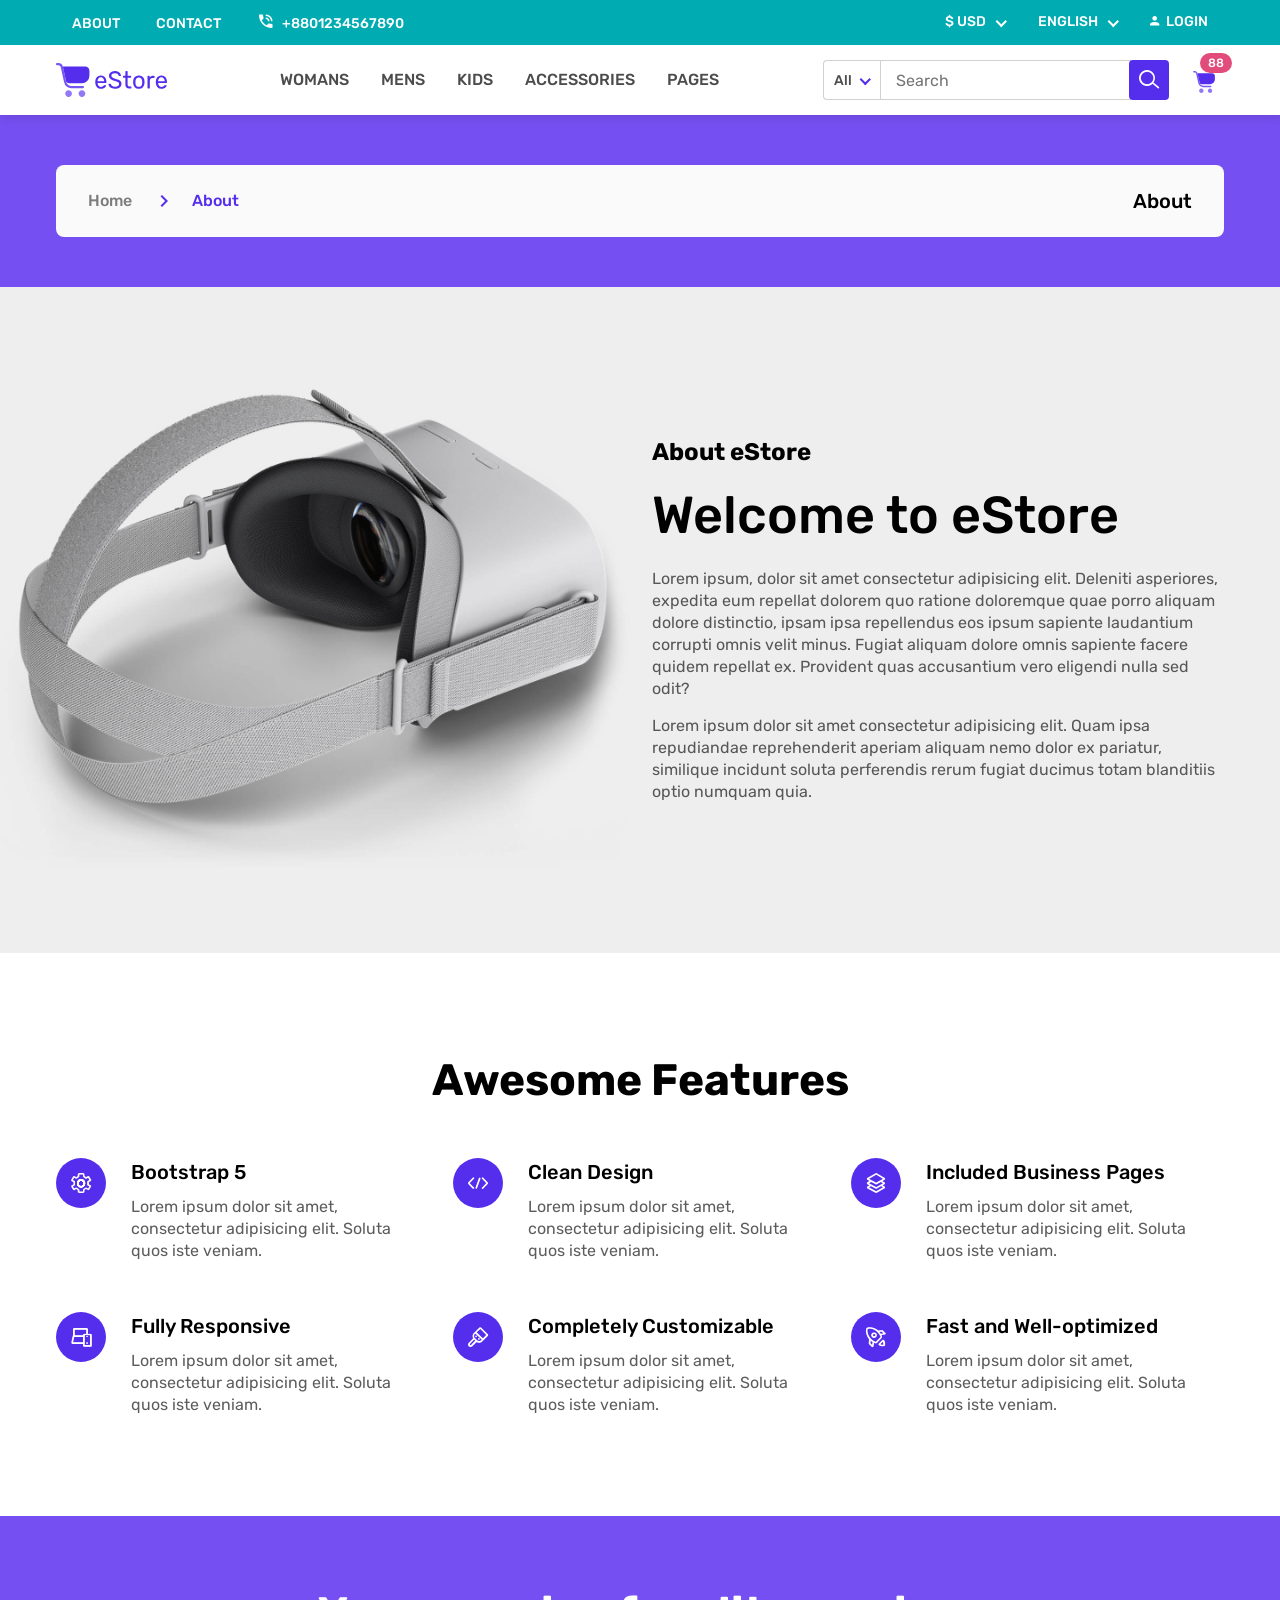
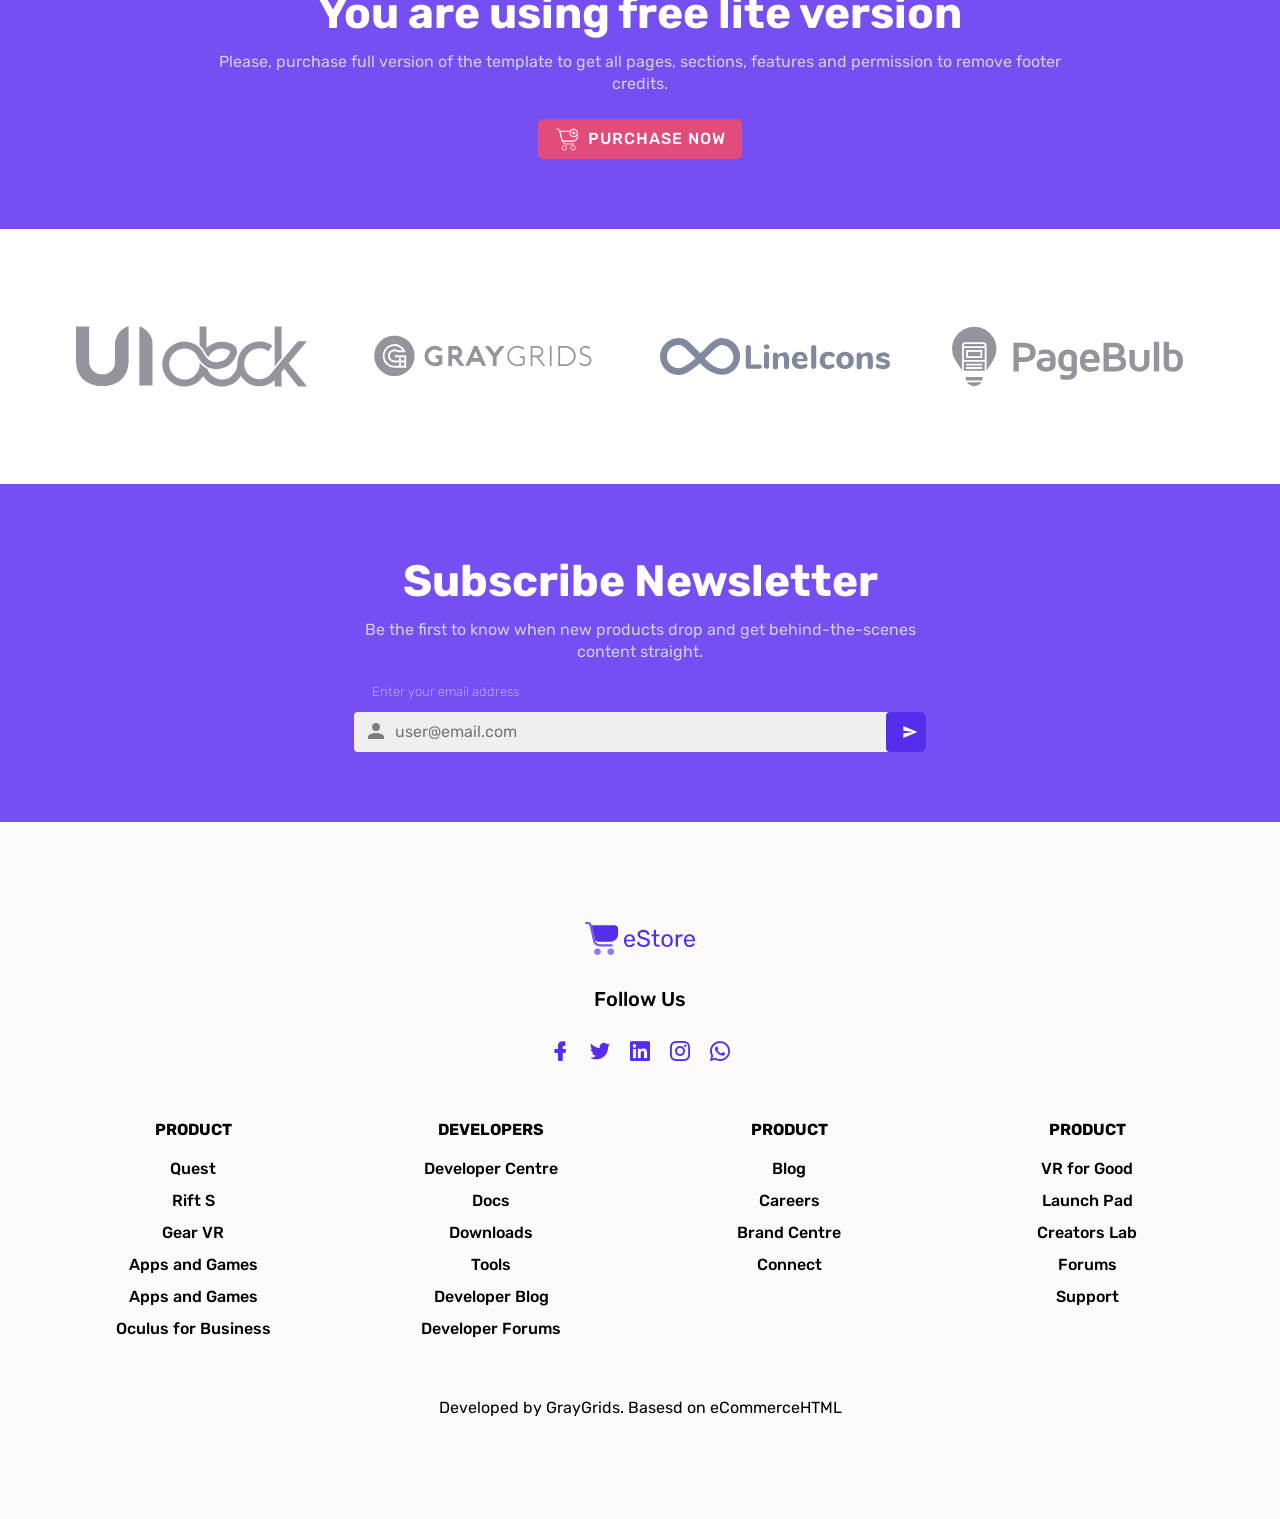
<file: src/estore-free-lite/about-page.html>
<!doctype html>
<html class="no-js" lang="en">

<head>
    <meta charset="utf-8">

    <!--====== Title ======-->
    <title>About | eStore</title>

    <meta name="description" content="">
    <meta name="viewport" content="width=device-width, initial-scale=1">

    <!--====== Favicon Icon ======-->
    <link rel="shortcut icon" href="assets/images/favicon.png" type="image/png">

    <!--====== Slick CSS ======-->
    <link rel="stylesheet" href="assets/css/slick.css">

    <!--====== Line Icons CSS ======-->
    <link rel="stylesheet" href="assets/css/LineIcons.css">

    <!--====== Material Design Icons CSS ======-->
    <link rel="stylesheet" href="assets/css/materialdesignicons.min.css">

    <!--====== Jquery Ui CSS ======-->
    <link rel="stylesheet" href="assets/css/jquery-ui.min.css">

    <!--====== nice select CSS ======-->
    <link rel="stylesheet" href="assets/css/nice-select.css">

    <!--====== Bootstrap CSS ======-->
    <link rel="stylesheet" href="assets/css/bootstrap.min.css">

    <!--====== Default CSS ======-->
    <link rel="stylesheet" href="assets/css/default.css">

    <!--====== Style CSS ======-->
    <link rel="stylesheet" href="assets/css/style.css">

</head>

<body>

    <!--====== Preloader Part Start ======-->
    <div class="preloader">
        <div class="loader">
            <div class="ytp-spinner">
                <div class="ytp-spinner-container">
                    <div class="ytp-spinner-rotator">
                        <div class="ytp-spinner-left">
                            <div class="ytp-spinner-circle"></div>
                        </div>
                        <div class="ytp-spinner-right">
                            <div class="ytp-spinner-circle"></div>
                        </div>
                    </div>
                </div>
            </div>
        </div>
    </div>
    <!--====== Preloader Part Ends ======-->

    <!--====== Navbar Style 7 Part Start ======-->
    <div class="navigation">
        <header class="navbar-style-7 position-relative">
            <div class="container">
                <!-- navbar mobile Start -->
                <div class="navbar-mobile d-lg-none">
                    <div class="row align-items-center">
                        <div class="col-3">
                            <!-- navbar cart start -->
                            <div class="navbar-toggle icon-text-btn">
                                <a class="icon-btn primary-icon-text mobile-menu-open-7" href="javascript:void(0)">
                                    <i class="mdi mdi-menu"></i>
                                </a>
                            </div>
                            <!-- navbar cart Ends -->
                        </div>
                        <div class="col-6">
                            <!-- desktop logo Start -->
                            <div class="mobile-logo text-center">
                                <a href="index.html"><img src="assets/images/logo.svg" alt="Logo"></a>
                            </div>
                            <!-- desktop logo Ends -->
                        </div>
                        <div class="col-3">
                            <!-- navbar cart start -->
                            <div class="navbar-cart">
                                <a class="icon-btn primary-icon-text icon-text-btn" href="javascript:void(0)">
                                    <img src="assets/images/icon-svg/cart-1.svg" alt="Icon">
                                    <span class="icon-text text-style-1">88</span>
                                </a>
    
                                <div class="navbar-cart-dropdown">
                                    <div class="checkout-style-2">
                                        <div class="checkout-header d-flex justify-content-between">
                                            <h6 class="title">Shopping Cart</h6>
                                        </div>
    
                                        <div class="checkout-table table-responsive">
                                            <table class="table">
                                                <tbody>
                                                    <tr>
                                                        <td class="checkout-product">
                                                            <div class="product-cart d-flex">
                                                                <div class="product-thumb">
                                                                    <img src="assets/images/product-cart/product-1.png"
                                                                        alt="Product">
                                                                </div>
                                                                <div class="product-content media-body">
                                                                    <h5 class="title">
                                                                        <a href="product-details-page.html">Hollow Port</a>
                                                                    </h5>
                                                                    <ul>
                                                                        <li><span>Brown</span></li>
                                                                        <li><span>XL</span></li>
                                                                        <li>
                                                                            <a class="delete" href="javascript:void(0)">
                                                                                <i class="mdi mdi-delete"></i>
                                                                            </a>
                                                                        </li>
                                                                    </ul>
                                                                </div>
                                                            </div>
                                                        </td>
                                                        <td class="checkout-quantity">
                                                            <div class="product-quantity d-inline-flex">
                                                                <button type="button" id="sub" class="sub">
                                                                    <i class="mdi mdi-minus"></i>
                                                                </button>
                                                                <input type="text" value="1">
                                                                <button type="button" id="add" class="add">
                                                                    <i class="mdi mdi-plus"></i>
                                                                </button>
                                                            </div>
                                                        </td>
                                                        <td class="checkout-price">
                                                            <p class="price">$36.00</p>
                                                        </td>
                                                    </tr>
                                                    <tr>
                                                        <td class="checkout-product">
                                                            <div class="product-cart d-flex">
                                                                <div class="product-thumb">
                                                                    <img src="assets/images/product-cart/product-2.png"
                                                                        alt="Product">
                                                                </div>
                                                                <div class="product-content media-body">
                                                                    <h5 class="title">
                                                                        <a href="product-details-page.html">Mist Black
                                                                            Triblend</a>
                                                                    </h5>
                                                                    <ul>
                                                                        <li><span>Brown</span></li>
                                                                        <li><span>XL</span></li>
                                                                        <li>
                                                                            <a class="delete" href="javascript:void(0)">
                                                                                <i class="mdi mdi-delete"></i>
                                                                            </a>
                                                                        </li>
                                                                    </ul>
                                                                </div>
                                                            </div>
                                                        </td>
                                                        <td class="checkout-quantity">
                                                            <div class="product-quantity d-inline-flex">
                                                                <button type="button" id="sub" class="sub">
                                                                    <i class="mdi mdi-minus"></i>
                                                                </button>
                                                                <input type="text" value="1">
                                                                <button type="button" id="add" class="add">
                                                                    <i class="mdi mdi-plus"></i>
                                                                </button>
                                                            </div>
                                                        </td>
                                                        <td class="checkout-price">
                                                            <p class="price">$36.00</p>
                                                        </td>
                                                    </tr>
                                                    <tr>
                                                        <td class="checkout-product">
                                                            <div class="product-cart d-flex">
                                                                <div class="product-thumb">
                                                                    <img src="assets/images/product-cart/product-3.png"
                                                                        alt="Product">
                                                                </div>
                                                                <div class="product-content media-body">
                                                                    <h5 class="title">
                                                                        <a href="product-details-page.html">Realm Bone</a>
                                                                    </h5>
                                                                    <ul>
                                                                        <li><span>Brown</span></li>
                                                                        <li><span>XL</span></li>
                                                                        <li>
                                                                            <a class="delete" href="javascript:void(0)">
                                                                                <i class="mdi mdi-delete"></i>
                                                                            </a>
                                                                        </li>
                                                                    </ul>
                                                                </div>
                                                            </div>
                                                        </td>
                                                        <td class="checkout-quantity">
                                                            <div class="product-quantity d-inline-flex">
                                                                <button type="button" id="sub" class="sub">
                                                                    <i class="mdi mdi-minus"></i>
                                                                </button>
                                                                <input type="text" value="1">
                                                                <button type="button" id="add" class="add">
                                                                    <i class="mdi mdi-plus"></i>
                                                                </button>
                                                            </div>
                                                        </td>
                                                        <td class="checkout-price">
                                                            <p class="price">$36.00</p>
                                                        </td>
                                                    </tr>
                                                    <tr>
                                                        <td class="checkout-product">
                                                            <div class="product-cart d-flex">
                                                                <div class="product-thumb">
                                                                    <img src="assets/images/product-cart/product-4.png"
                                                                        alt="Product">
                                                                </div>
                                                                <div class="product-content media-body">
                                                                    <h5 class="title">
                                                                        <a href="product-details-page.html">Circular
                                                                            Sienna</a></h5>
                                                                    <ul>
                                                                        <li><span>Brown</span></li>
                                                                        <li><span>XL</span></li>
                                                                        <li>
                                                                            <a class="delete" href="javascript:void(0)">
                                                                                <i class="mdi mdi-delete"></i>
                                                                            </a>
                                                                        </li>
                                                                    </ul>
                                                                </div>
                                                            </div>
                                                        </td>
                                                        <td class="checkout-quantity">
                                                            <div class="product-quantity d-inline-flex">
                                                                <button type="button" id="sub" class="sub">
                                                                    <i class="mdi mdi-minus"></i>
                                                                </button>
                                                                <input type="text" value="1">
                                                                <button type="button" id="add" class="add">
                                                                    <i class="mdi mdi-plus"></i>
                                                                </button>
                                                            </div>
                                                        </td>
                                                        <td class="checkout-price">
                                                            <p class="price">$36.00</p>
                                                        </td>
                                                    </tr>
                                                </tbody>
                                            </table>
                                        </div>
    
                                        <div class="checkout-footer">
                                            <div class="checkout-sub-total d-flex justify-content-between">
                                                <p class="value">Subtotal Price:</p>
                                                <p class="price">$144</p>
                                            </div>
                                            <div class="checkout-btn">
                                                <a href="cart-page.html" class="main-btn primary-btn-border">View Cart</a>
                                                <a href="checkout-page.html" class="main-btn primary-btn">Checkout</a>
                                            </div>
                                        </div>
                                    </div>
                                </div>
                            </div>
                            <!-- navbar cart Ends -->
                        </div>
                    </div>
                    <!-- navbar search start -->
                    <div class="navbar-search mt-15 search-style-5">
                        <div class="search-select">
                            <select>
                                <option value="">All</option>
                                <option value="1">option 01</option>
                                <option value="2">option 02</option>
                                <option value="3">option 03</option>
                                <option value="4">option 04</option>
                                <option value="5">option 05</option>
                            </select>
                        </div>
                        <div class="search-input">
                            <input type="text" placeholder="Search">
                        </div>
                        <div class="search-btn">
                            <button><i class="lni lni-search-alt"></i></button>
                        </div>
                    </div>
                    <!-- navbar search Ends -->
                </div>
                <!-- navbar mobile Start -->
            </div>
    
            <div class="navbar-container navbar-sidebar-7">
                <!-- navbar close  Ends -->
                <div class="navbar-close d-lg-none">
                    <a class="close-mobile-menu-7" href="javascript:void(0)"><i class="mdi mdi-close"></i></a>
                </div>
                <!-- navbar close  Ends -->
    
                <!-- navbar top Start -->
                <div class="navbar-top-wrapper">
                    <div class="container-lg">
                        <div class="navbar-top d-lg-flex justify-content-between">
                            <!-- navbar top left Start -->
                            <div class="navbar-top-left">
                                <ul class="navbar-top-link">
                                    <li><a href="about-page.html">About</a></li>
                                    <li><a href="contact-page.html">Contact</a></li>
                                    <li>
                                        <a href="javascript:void(0)">
                                            <i class="mdi mdi-phone-in-talk"></i>
                                            +8801234567890
                                        </a>
                                    </li>
                                </ul>
                            </div>
                            <!-- navbar top left Ends -->
                            <!-- navbar top right Start -->
                            <div class="navbar-top-right">
                                <ul class="navbar-top-link">
                                    <li>
                                        <select>
                                            <option value="0">$ USD</option>
                                            <option value="1">€ EURO</option>
                                            <option value="2">$ CAD</option>
                                            <option value="3">₹ INR</option>
                                            <option value="4">¥ CNY</option>
                                            <option value="5">৳ BDT</option>
                                        </select>
                                    </li>
                                    <li>
                                        <select>
                                            <option value="0">English</option>
                                            <option value="1">Español</option>
                                            <option value="2">Filipino</option>
                                            <option value="3">Français</option>
                                            <option value="4">العربية</option>
                                            <option value="5">हिन्दी</option>
                                            <option value="6">বাংলা</option>
                                        </select>
                                    </li>
                                    <li><a href="login-page.html"><i class="mdi mdi-account"></i>Login</a></li>
                                </ul>
                            </div>
                            <!-- navbar top right Ends -->
                        </div>
                    </div>
                </div>
                <!-- navbar top Ends -->
    
                <!-- main navbar Start -->
                <div class="navbar-wrapper">
                    <div class="container-lg">
                        <nav class="main-navbar d-lg-flex justify-content-between align-items-center">
                            <!-- desktop logo Start -->
                            <div class="desktop-logo d-none d-lg-block">
                                <a href="index.html"><img src="assets/images/logo.svg" alt="Logo"></a>
                            </div>
                            <!-- desktop logo Ends -->
                            <!-- navbar menu Start -->
                            <div class="navbar-menu">
                                <ul class="main-menu">
                                    <li class="position-static menu-item-has-children">
                                        <a href="#">Womans</a>
                                        <!-- sub mega dropdown Start -->
                                        <ul class="sub-mega-dropdown">
                                            <li>
                                                <div class="mega-dropdown-menu">
                                                    <ul class="container mega-dropdown d-flex flex-wrap">
                                                        <li class="mega-dropdown-list menu-item-has-children">
                                                            <h6 class="heading-6 font-weight-500 mega-title">New Arrivals
                                                            </h6>
                                                            <ul>
                                                                <li><a href="category.html">Dresses</a></li>
                                                                <li><a href="category.html">Jackets</a></li>
                                                                <li><a href="category.html">Hoodies & Sweatshirts</a></li>
                                                                <li><a href="category.html">Sweaters</a></li>
                                                                <li><a href="category.html">Tops & Tees</a></li>
                                                                <li><a href="category.html">Party Dresses</a></li>
                                                            </ul>
                                                        </li>
                                                        <li class="mega-dropdown-list menu-item-has-children">
                                                            <h6 class="heading-6 font-weight-500 mega-title">Trending</h6>
                                                            <ul>
                                                                <li><a href="category.html">Dresses</a></li>
                                                                <li><a href="category.html">Jackets</a></li>
                                                                <li><a href="category.html">Hoodies & Sweatshirts</a></li>
                                                                <li><a href="category.html">Sweaters</a></li>
                                                                <li><a href="category.html">Tops & Tees</a></li>
                                                                <li><a href="category.html">Party Dresses</a></li>
                                                            </ul>
                                                        </li>
                                                        <li class="mega-dropdown-list menu-item-has-children">
                                                            <h6 class="heading-6 font-weight-500 mega-title">Accessories
                                                            </h6>
                                                            <ul>
                                                                <li><a href="category.html">Hoodies & Sweatshirts</a></li>
                                                                <li><a href="category.html">Jackets & Coats</a></li>
                                                                <li><a href="category.html">Pants</a></li>
                                                                <li><a href="category.html">Jeans</a></li>
                                                                <li><a href="category.html">Tops & Tees</a></li>
                                                                <li><a href="category.html">Casual Shorts</a></li>
                                                            </ul>
                                                        </li>
                                                        <li class="mega-dropdown-list">
                                                            <img src="assets/images/menu-slider-1.png" alt="">
                                                        </li>
                                                    </ul>
                                                </div>
                                            </li>
                                        </ul>
                                        <!-- sub mega dropdown Ends -->
                                    </li>
                                    <li><a href="category.html">mens</a></li>
                                    <li><a href="category.html">Kids</a></li>
                                    <li><a href="category.html">Accessories</a></li>
                                    <li class="menu-item-has-children">
                                        <a href="#">Pages</a>
                                        <!-- sub menu Start -->
                                        <ul class="sub-menu">
                                            <li><a href="about-page.html">About Page</a></li>
                                            <li><a href="account-page.html">Account Page</a></li>
                                            <li><a href="cart-page.html">Cart Page</a></li>
                                            <li><a href="category.html">Category Page</a></li>
                                            <li><a href="checkout-page.html">Checkout Page</a></li>
                                            <li><a href="contact-page.html">Contact Page</a></li>
                                            <li><a href="login-page.html">Log In Page</a></li>
                                            <li><a href="product-details-page.html">Product Details Page</a></li>
                                            <li><a href="signup-page.html">Sign Up Page</a></li>
                                        </ul>
                                        <!-- sub menu Ends -->
                                    </li>
                                </ul>
                            </div>
                            <!-- navbar menu Ends -->
                            <div class="navbar-search-cart d-none d-lg-flex">
                                <!-- navbar search start -->
                                <div class="navbar-search search-style-5">
                                    <div class="search-select">
                                        <select>
                                            <option value="">All</option>
                                            <option value="1">option 01</option>
                                            <option value="2">option 02</option>
                                            <option value="3">option 03</option>
                                            <option value="4">option 04</option>
                                            <option value="5">option 05</option>
                                        </select>
                                    </div>
                                    <div class="search-input">
                                        <input type="text" placeholder="Search">
                                    </div>
                                    <div class="search-btn">
                                        <button><i class="lni lni-search-alt"></i></button>
                                    </div>
                                </div>
                                <!-- navbar search Ends -->
                                <!-- navbar cart start -->
                                <div class="navbar-cart">
                                    <a class="icon-btn primary-icon-text icon-text-btn" href="javascript:void(0)">
                                        <img src="assets/images/icon-svg/cart-1.svg" alt="Icon">
                                        <span class="icon-text text-style-1">88</span>
                                    </a>
    
                                    <div class="navbar-cart-dropdown">
                                        <div class="checkout-style-2">
                                            <div class="checkout-header d-flex justify-content-between">
                                                <h6 class="title">Shopping Cart</h6>
                                            </div>
    
                                            <div class="checkout-table">
                                                <table class="table">
                                                    <tbody>
                                                        <tr>
                                                            <td class="checkout-product">
                                                                <div class="product-cart d-flex">
                                                                    <div class="product-thumb">
                                                                        <img src="assets/images/product-cart/product-1.png"
                                                                            alt="Product">
                                                                    </div>
                                                                    <div class="product-content media-body">
                                                                        <h5 class="title">
                                                                            <a href="product-details-page.html">Hollow
                                                                                Port</a>
                                                                        </h5>
                                                                        <ul>
                                                                            <li><span>Brown</span></li>
                                                                            <li><span>XL</span></li>
                                                                            <li>
                                                                                <a class="delete" href="javascript:void(0)">
                                                                                    <i class="mdi mdi-delete"></i>
                                                                                </a>
                                                                            </li>
                                                                        </ul>
                                                                    </div>
                                                                </div>
                                                            </td>
                                                            <td class="checkout-quantity">
                                                                <div class="product-quantity d-inline-flex">
                                                                    <button type="button" id="sub" class="sub">
                                                                        <i class="mdi mdi-minus"></i>
                                                                    </button>
                                                                    <input type="text" value="1">
                                                                    <button type="button" id="add" class="add">
                                                                        <i class="mdi mdi-plus"></i>
                                                                    </button>
                                                                </div>
                                                            </td>
                                                            <td class="checkout-price">
                                                                <p class="price">$36.00</p>
                                                            </td>
                                                        </tr>
                                                        <tr>
                                                            <td class="checkout-product">
                                                                <div class="product-cart d-flex">
                                                                    <div class="product-thumb">
                                                                        <img src="assets/images/product-cart/product-2.png"
                                                                            alt="Product">
                                                                    </div>
                                                                    <div class="product-content media-body">
                                                                        <h5 class="title">
                                                                            <a href="product-details-page.html">Mist Black
                                                                                Triblend</a>
                                                                        </h5>
                                                                        <ul>
                                                                            <li><span>Brown</span></li>
                                                                            <li><span>XL</span></li>
                                                                            <li>
                                                                                <a class="delete" href="javascript:void(0)">
                                                                                    <i class="mdi mdi-delete"></i>
                                                                                </a>
                                                                            </li>
                                                                        </ul>
                                                                    </div>
                                                                </div>
                                                            </td>
                                                            <td class="checkout-quantity">
                                                                <div class="product-quantity d-inline-flex">
                                                                    <button type="button" id="sub" class="sub">
                                                                        <i class="mdi mdi-minus"></i>
                                                                    </button>
                                                                    <input type="text" value="1">
                                                                    <button type="button" id="add" class="add">
                                                                        <i class="mdi mdi-plus"></i>
                                                                    </button>
                                                                </div>
                                                            </td>
                                                            <td class="checkout-price">
                                                                <p class="price">$36.00</p>
                                                            </td>
                                                        </tr>
                                                        <tr>
                                                            <td class="checkout-product">
                                                                <div class="product-cart d-flex">
                                                                    <div class="product-thumb">
                                                                        <img src="assets/images/product-cart/product-3.png"
                                                                            alt="Product">
                                                                    </div>
                                                                    <div class="product-content media-body">
                                                                        <h5 class="title">
                                                                            <a href="product-details-page.html">Realm
                                                                                Bone</a>
                                                                        </h5>
                                                                        <ul>
                                                                            <li><span>Brown</span></li>
                                                                            <li><span>XL</span></li>
                                                                            <li>
                                                                                <a class="delete" href="javascript:void(0)">
                                                                                    <i class="mdi mdi-delete"></i>
                                                                                </a>
                                                                            </li>
                                                                        </ul>
                                                                    </div>
                                                                </div>
                                                            </td>
                                                            <td class="checkout-quantity">
                                                                <div class="product-quantity d-inline-flex">
                                                                    <button type="button" id="sub" class="sub">
                                                                        <i class="mdi mdi-minus"></i>
                                                                    </button>
                                                                    <input type="text" value="1">
                                                                    <button type="button" id="add" class="add">
                                                                        <i class="mdi mdi-plus"></i>
                                                                    </button>
                                                                </div>
                                                            </td>
                                                            <td class="checkout-price">
                                                                <p class="price">$36.00</p>
                                                            </td>
                                                        </tr>
                                                        <tr>
                                                            <td class="checkout-product">
                                                                <div class="product-cart d-flex">
                                                                    <div class="product-thumb">
                                                                        <img src="assets/images/product-cart/product-4.png"
                                                                            alt="Product">
                                                                    </div>
                                                                    <div class="product-content media-body">
                                                                        <h5 class="title">
                                                                            <a href="product-details-page.html">Circular
                                                                                Sienna</a>
                                                                        </h5>
                                                                        <ul>
                                                                            <li><span>Brown</span></li>
                                                                            <li><span>XL</span></li>
                                                                            <li>
                                                                                <a class="delete" href="javascript:void(0)">
                                                                                    <i class="mdi mdi-delete"></i>
                                                                                </a>
                                                                            </li>
                                                                        </ul>
                                                                    </div>
                                                                </div>
                                                            </td>
                                                            <td class="checkout-quantity">
                                                                <div class="product-quantity d-inline-flex">
                                                                    <button type="button" id="sub" class="sub">
                                                                        <i class="mdi mdi-minus"></i>
                                                                    </button>
                                                                    <input type="text" value="1">
                                                                    <button type="button" id="add" class="add">
                                                                        <i class="mdi mdi-plus"></i>
                                                                    </button>
                                                                </div>
                                                            </td>
                                                            <td class="checkout-price">
                                                                <p class="price">$36.00</p>
                                                            </td>
                                                        </tr>
                                                    </tbody>
                                                </table>
                                            </div>
    
                                            <div class="checkout-footer">
                                                <div class="checkout-sub-total d-flex justify-content-between">
                                                    <p class="value">Subtotal Price:</p>
                                                    <p class="price">$144</p>
                                                </div>
                                                <div class="checkout-btn">
                                                    <a href="cart-page.html" class="main-btn primary-btn-border">View
                                                        Cart</a>
                                                    <a href="checkout-page.html" class="main-btn primary-btn">Checkout</a>
                                                </div>
                                            </div>
                                        </div>
                                    </div>
                                </div>
                                <!-- navbar cart Ends -->
                            </div>
                        </nav>
                    </div>
                </div>
                <!-- main navbar Ends -->
            </div>
            <div class="overlay-7"></div>
        </header>
    </div>
    <!--====== Navbar Style 7 Part Ends ======-->

    <!--====== Breadcrumbs Part Start ======-->
    <section class="breadcrumbs-wrapper pt-50 pb-50 bg-primary-4">
        <div class="container">
            <div class="row">
                <div class="col-lg-12">
                    <div class="breadcrumbs-style breadcrumbs-style-1 d-md-flex justify-content-between align-items-center">
                        <div class="breadcrumb-left">
                            <ol class="breadcrumb">
                                <li class="breadcrumb-item"><a href="index.html">Home</a></li>
                                <li class="breadcrumb-item active" aria-current="page">About</li>
                            </ol>
                        </div>
                        <div class="breadcrumb-right">
                            <h5 class="heading-5 font-weight-500">About</h5>
                        </div>
                    </div>
                </div>
            </div>
        </div>
    </section>
    <!--====== Breadcrumbs Part Ends ======-->

    <!--====== Content Card Style 1 Part Start ======-->
    <section class="content-card-wrapper">
        <div class="content-card-style-1">
            <div class="container">
                <div class="row justify-content-end">
                    <div class="col-md-6">
                        <div class="content-card-content">
                            <h6 class="sub-title">About eStore</h6>
                            <h2 class="main-title">Welcome to eStore</h2>
                        </div>
                        <div class="content-para pt-20">
                            <p class="mb-15">Lorem ipsum, dolor sit amet consectetur adipisicing elit. Deleniti asperiores, expedita eum
                                repellat dolorem quo ratione doloremque quae porro aliquam dolore distinctio, ipsam ipsa repellendus eos ipsum
                                sapiente laudantium corrupti omnis velit minus. Fugiat aliquam dolore omnis sapiente facere quidem repellat ex.
                                Provident quas accusantium vero eligendi nulla sed odit?</p>
                            <p>Lorem ipsum dolor sit amet consectetur adipisicing elit. Quam ipsa repudiandae reprehenderit aperiam aliquam nemo
                                dolor ex pariatur, similique incidunt soluta perferendis rerum fugiat ducimus totam blanditiis optio numquam
                                quia.</p>
                        </div>
                    </div>
                </div>
            </div>
            <div class="content-card-image-2 bg_cover" style="background-image: url(assets/images/content-card-1/content-2.jpg);"></div>
        </div>
    </section>
    <!--====== Content Card Style 1 Part Ends ======-->

    <!--====== Features Part Start ======-->
    <section class="features-section pt-100 pb-50">
        <div class="container">
            <div class="row">
                <div class="col-lg-12">
                    <div class="features-title text-center mb-50">
                        <h1 class="heading-1 font-weight-700">Awesome Features</h1>
                    </div>
                </div>
            </div>
            <div class="row">
                <div class="col-lg-4 col-md-6">
                    <div class="single-feature-wrapper">
                        <div class="feature-icon">
                            <i class="lni lni-cog"></i>
                        </div>
                        <div class="feature-content">
                            <h5 class="heading-5 font-weight-500 mb-10">Bootstrap 5</h5>
                            <p>Lorem ipsum dolor sit amet, consectetur adipisicing elit. Soluta quos iste veniam.</p>
                        </div>
                    </div>
                </div>
                <div class="col-lg-4 col-md-6">
                    <div class="single-feature-wrapper">
                        <div class="feature-icon">
                            <i class="lni lni-code"></i>
                        </div>
                        <div class="feature-content">
                            <h5 class="heading-5 font-weight-500 mb-10">Clean Design</h5>
                            <p>Lorem ipsum dolor sit amet, consectetur adipisicing elit. Soluta quos iste veniam.</p>
                        </div>
                    </div>
                </div>
                <div class="col-lg-4 col-md-6">
                    <div class="single-feature-wrapper">
                        <div class="feature-icon">
                            <i class="lni lni-layers"></i>
                        </div>
                        <div class="feature-content">
                            <h5 class="heading-5 font-weight-500 mb-10">Included Business Pages</h5>
                            <p>Lorem ipsum dolor sit amet, consectetur adipisicing elit. Soluta quos iste veniam.</p>
                        </div>
                    </div>
                </div>
                <div class="col-lg-4 col-md-6">
                    <div class="single-feature-wrapper">
                        <div class="feature-icon">
                            <i class="lni lni-laptop-phone"></i>
                        </div>
                        <div class="feature-content">
                            <h5 class="heading-5 font-weight-500 mb-10">Fully Responsive</h5>
                            <p>Lorem ipsum dolor sit amet, consectetur adipisicing elit. Soluta quos iste veniam.</p>
                        </div>
                    </div>
                </div>
                <div class="col-lg-4 col-md-6">
                    <div class="single-feature-wrapper">
                        <div class="feature-icon">
                            <i class="lni lni-brush"></i>
                        </div>
                        <div class="feature-content">
                            <h5 class="heading-5 font-weight-500 mb-10">Completely Customizable</h5>
                            <p>Lorem ipsum dolor sit amet, consectetur adipisicing elit. Soluta quos iste veniam.</p>
                        </div>
                    </div>
                </div>
                <div class="col-lg-4 col-md-6">
                    <div class="single-feature-wrapper">
                        <div class="feature-icon">
                            <i class="lni lni-rocket"></i>
                        </div>
                        <div class="feature-content">
                            <h5 class="heading-5 font-weight-500 mb-10">Fast and Well-optimized</h5>
                            <p>Lorem ipsum dolor sit amet, consectetur adipisicing elit. Soluta quos iste veniam.</p>
                        </div>
                    </div>
                </div>
            </div>
        </div>
    </section>
    <!--====== Features Part Ends ======-->

    <!--====== Subscribe Part Start ======-->
    <section class="subscribe-section pt-70 pb-70 bg-primary-4">
        <div class="container">
            <div class="row">
                <div class="col-lg-9 mx-auto">
                    <div class="heading text-center">
                        <h1 class="heading-1 font-weight-700 text-white mb-10">You are using free lite version</h1>
                        <p class="gray-3">Please, purchase full version of the template to get all pages, sections, features and permission to remove footer credits.</p>
                        </br>
                        <a href="https://rebrand.ly/estore-gg" rel="nofollow" target="_blank" class="main-btn secondary-1-btn">
                                <img src="assets/images/icon-svg/cart-7.svg" alt="">
                                PURCHASE NOW
                            </a>
                    </div>
                </div>
            </div>
        </div>
    </section>
    <!--====== Subscribe Part Ends ======-->

    <!--====== Clients Logo Part Start ======-->
    <section class="clients-logo-section pt-70 pb-70">
        <div class="container">
            <div class="row client-logo-active">
                <div class="col-lg-3">
                    <div class="single-logo-wrapper">
                        <img src="assets/images/client-logo/uideck-logo.svg" alt="">
                    </div>
                </div>
                <div class="col-lg-3">
                    <div class="single-logo-wrapper">
                        <img src="assets/images/client-logo/graygrids-logo.svg" alt="">
                    </div>
                </div>
                <div class="col-lg-3">
                    <div class="single-logo-wrapper">
                        <img src="assets/images/client-logo/lineicons-logo.svg" alt="">
                    </div>
                </div>
                <div class="col-lg-3">
                    <div class="single-logo-wrapper">
                        <img src="assets/images/client-logo/pagebulb-logo.svg" alt="">
                    </div>
                </div>
            </div>
        </div>
    </section>
    <!--====== Clients Logo Part Ends ======-->

    <!--====== Subscribe Part Start ======-->
    <section class="subscribe-section pt-70 pb-70 bg-primary-4">
        <div class="container">
            <div class="row">
                <div class="col-lg-6 mx-auto">
                    <div class="heading text-center">
                        <h1 class="heading-1 font-weight-700 text-white mb-10">Subscribe Newsletter</h1>
                        <p class="gray-3">Be the first to know when new products drop and get behind-the-scenes content
                            straight.</p>
                    </div>
                    <div class="subscribe-form">
                        <form action="#">
                            <div class="single-form form-default">
                                <label class="text-white-50">Enter your email address</label>
                                <div class="form-input">
                                    <input type="text" placeholder="user@email.com">
                                    <i class="mdi mdi-account"></i>
                                    <button class="main-btn primary-btn"><span class="mdi mdi-send"></span></button>
                                </div>
                            </div>
                        </form>
                    </div>
                </div>
            </div>
        </div>
    </section>
    <!--====== Subscribe Part Ends ======-->

    <!--====== Footer Style 3 Part Start ======-->
    <section class="footer-style-3 pt-100 pb-100">
        <div class="container">
            <div class="footer-top">
                <div class="row justify-content-center">
                    <div class="col-lg-5 col-md-7 col-sm-10">
                        <div class="footer-logo text-center">
                            <a href="index.html">
                                <img src="assets/images/logo.svg" alt="">
                            </a>
                        </div>
                        <h5 class="heading-5 text-center mt-30">Follow Us</h5>
                        <ul class="footer-follow text-center">
                            <li><a href="javascript:void(0)"><i class="lni lni-facebook-filled"></i></a></li>
                            <li><a href="javascript:void(0)"><i class="lni lni-twitter-filled"></i></a></li>
                            <li><a href="javascript:void(0)"><i class="lni lni-linkedin-original"></i></a></li>
                            <li><a href="javascript:void(0)"><i class="lni lni-instagram-original"></i></a></li>
                            <li><a href="javascript:void(0)"><i class="lni lni-whatsapp"></i></a></li>
                        </ul>
                    </div>
                </div>
            </div>
    
            <div class="footer-widget-wrapper text-center pt-20">
                <div class="row">
                    <div class="col-lg-3 col-md-3 col-sm-6">
                        <div class="footer-widget">
                            <h5 class="footer-title">PRODUCT</h5>
    
                            <ul class="footer-link">
                                <li><a href="javascript:void(0)">Quest</a></li>
                                <li><a href="javascript:void(0)">Rift S</a></li>
                                <li><a href="javascript:void(0)">Gear VR</a></li>
                                <li><a href="javascript:void(0)">Apps and Games</a></li>
                                <li><a href="javascript:void(0)">Apps and Games</a></li>
                                <li><a href="javascript:void(0)">Oculus for Business</a></li>
                            </ul>
                        </div>
                    </div>
                    <div class="col-lg-3 col-md-3 col-sm-6">
                        <div class="footer-widget">
                            <h5 class="footer-title">DEVELOPERS</h5>
    
                            <ul class="footer-link">
                                <li><a href="javascript:void(0)">Developer Centre</a></li>
                                <li><a href="javascript:void(0)">Docs</a></li>
                                <li><a href="javascript:void(0)">Downloads</a></li>
                                <li><a href="javascript:void(0)">Tools</a></li>
                                <li><a href="javascript:void(0)">Developer Blog</a></li>
                                <li><a href="javascript:void(0)">Developer Forums</a></li>
                            </ul>
                        </div>
                    </div>
                    <div class="col-lg-3 col-md-3 col-sm-6">
                        <div class="footer-widget">
                            <h5 class="footer-title">PRODUCT</h5>
    
                            <ul class="footer-link">
                                <li><a href="javascript:void(0)">Blog</a></li>
                                <li><a href="javascript:void(0)">Careers</a></li>
                                <li><a href="javascript:void(0)">Brand Centre</a></li>
                                <li><a href="javascript:void(0)">Connect</a></li>
                            </ul>
                        </div>
                    </div>
                    <div class="col-lg-3 col-md-3 col-sm-6">
                        <div class="footer-widget">
                            <h5 class="footer-title">PRODUCT</h5>
    
                            <ul class="footer-link">
                                <li><a href="javascript:void(0)">VR for Good</a></li>
                                <li><a href="javascript:void(0)">Launch Pad</a></li>
                                <li><a href="javascript:void(0)">Creators Lab</a></li>
                                <li><a href="javascript:void(0)">Forums</a></li>
                                <li><a href="javascript:void(0)">Support</a></li>
                            </ul>
                        </div>
                    </div>
                </div>
            </div>
    
            <div class="footer-copyright text-center">
                <p>Developed by <a href="https://graygrids.com/" rel="nofollow" target="_blank">GrayGrids</a>. Basesd on <a href="https://ecommercehtml.com/" rel="nofollow" target="_blank">eCommerceHTML</a>
                </p>
            </div>
        </div>
    </section>
    <!--====== Footer Style 3 Part Ends ======-->

    <!--====== Bootstrap 5 js ======-->
    <script src="assets/js/popper.min.js"></script>
    <script src="assets/js/bootstrap.min.js"></script>


    <!--====== Jquery js ======-->
    <script src="assets/js/vendor/jquery-3.5.1.min.js"></script>
    <script src="assets/js/vendor/modernizr-3.7.1.min.js"></script>

    <!--====== Slick js ======-->
    <script src="assets/js/slick.min.js"></script>

    <!--====== Accordion Steps Form js ======-->
    <script src="assets/js/jquery-vj-accordion-steps.js"></script>

    <!--====== Jquery Ui js ======-->
    <script src="assets/js/jquery-ui.min.js"></script>

    <!--====== Form validator js ======-->
    <script src="assets/js/jquery.form-validator.min.js"></script>

    <!--====== nice select js ======-->
    <script src="assets/js/jquery.nice-select.min.js"></script>

    <!--====== formatter js ======-->
    <script src="assets/js/jquery.formatter.min.js"></script>

    <!--====== Main js ======-->
    <script src="assets/js/count-up.min.js"></script>

    <!--====== Main js ======-->
    <script src="assets/js/main.js"></script>

</body>

</html>
</file>
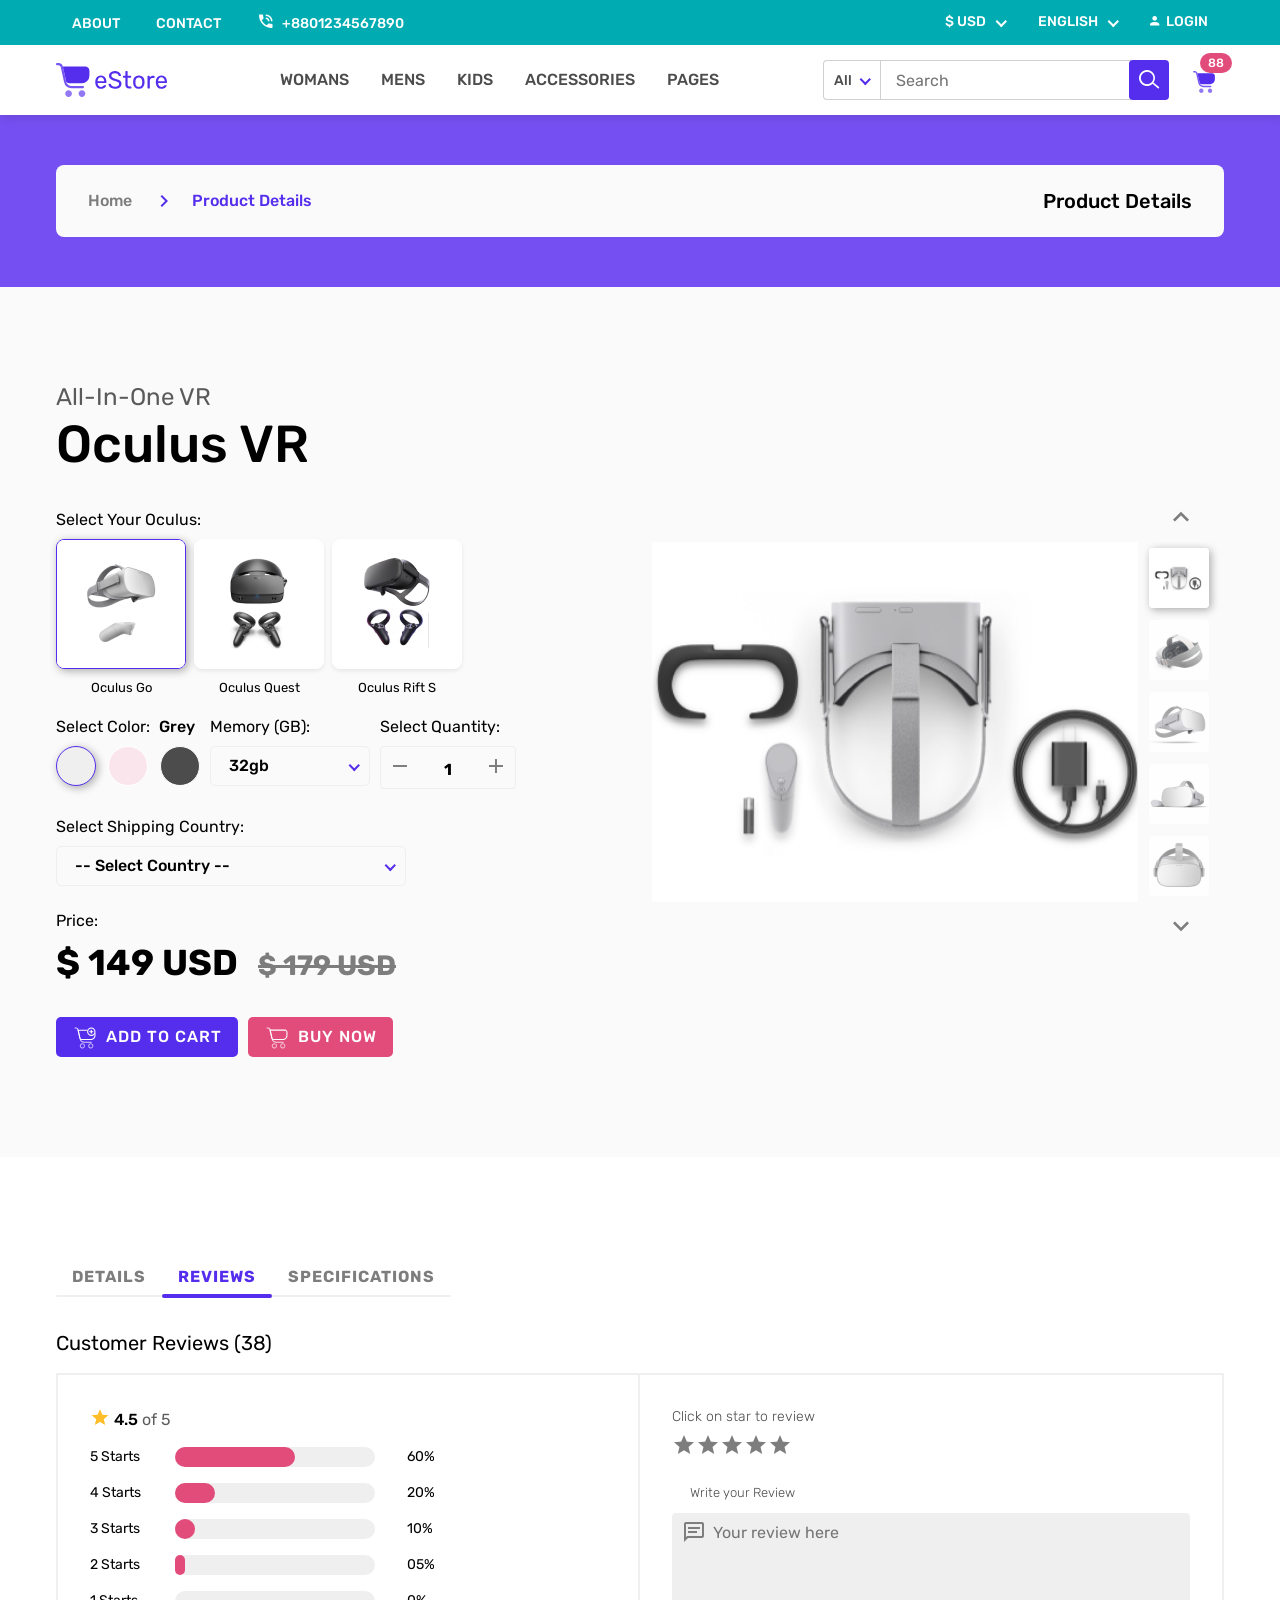
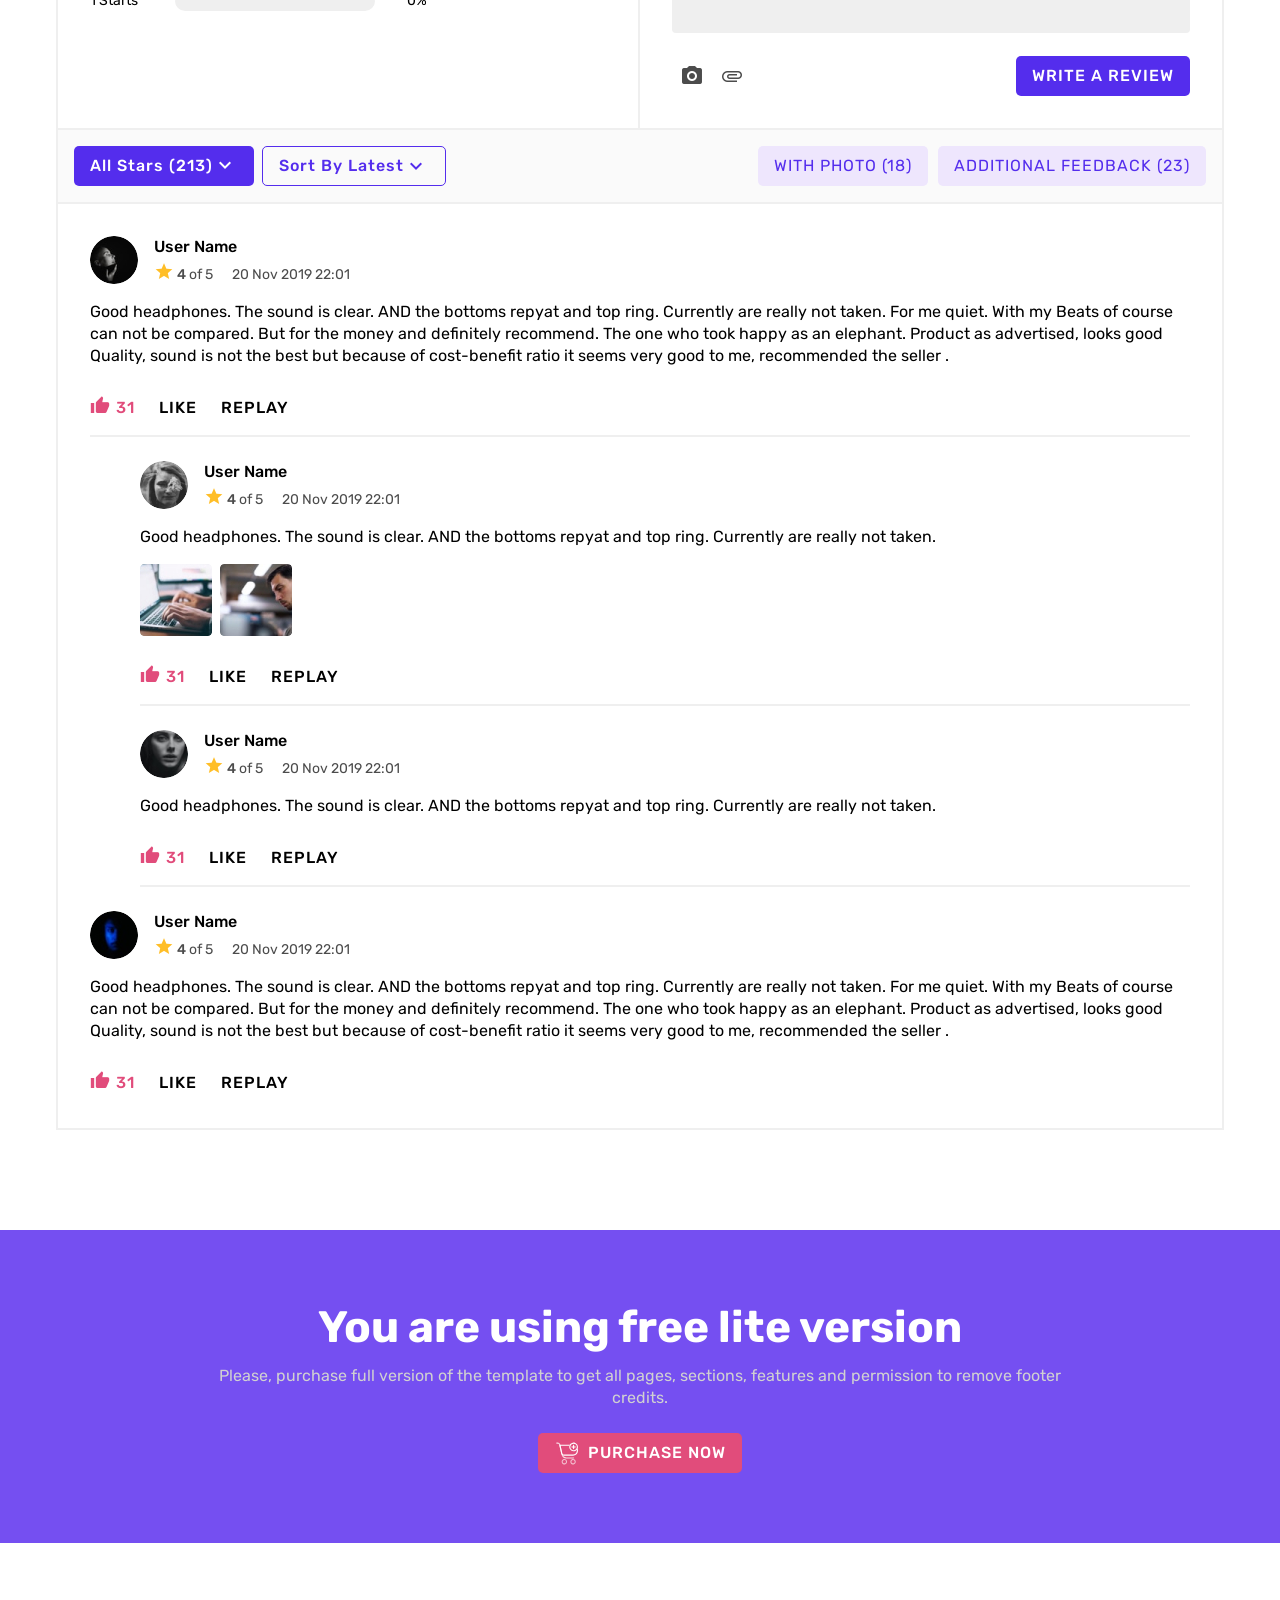
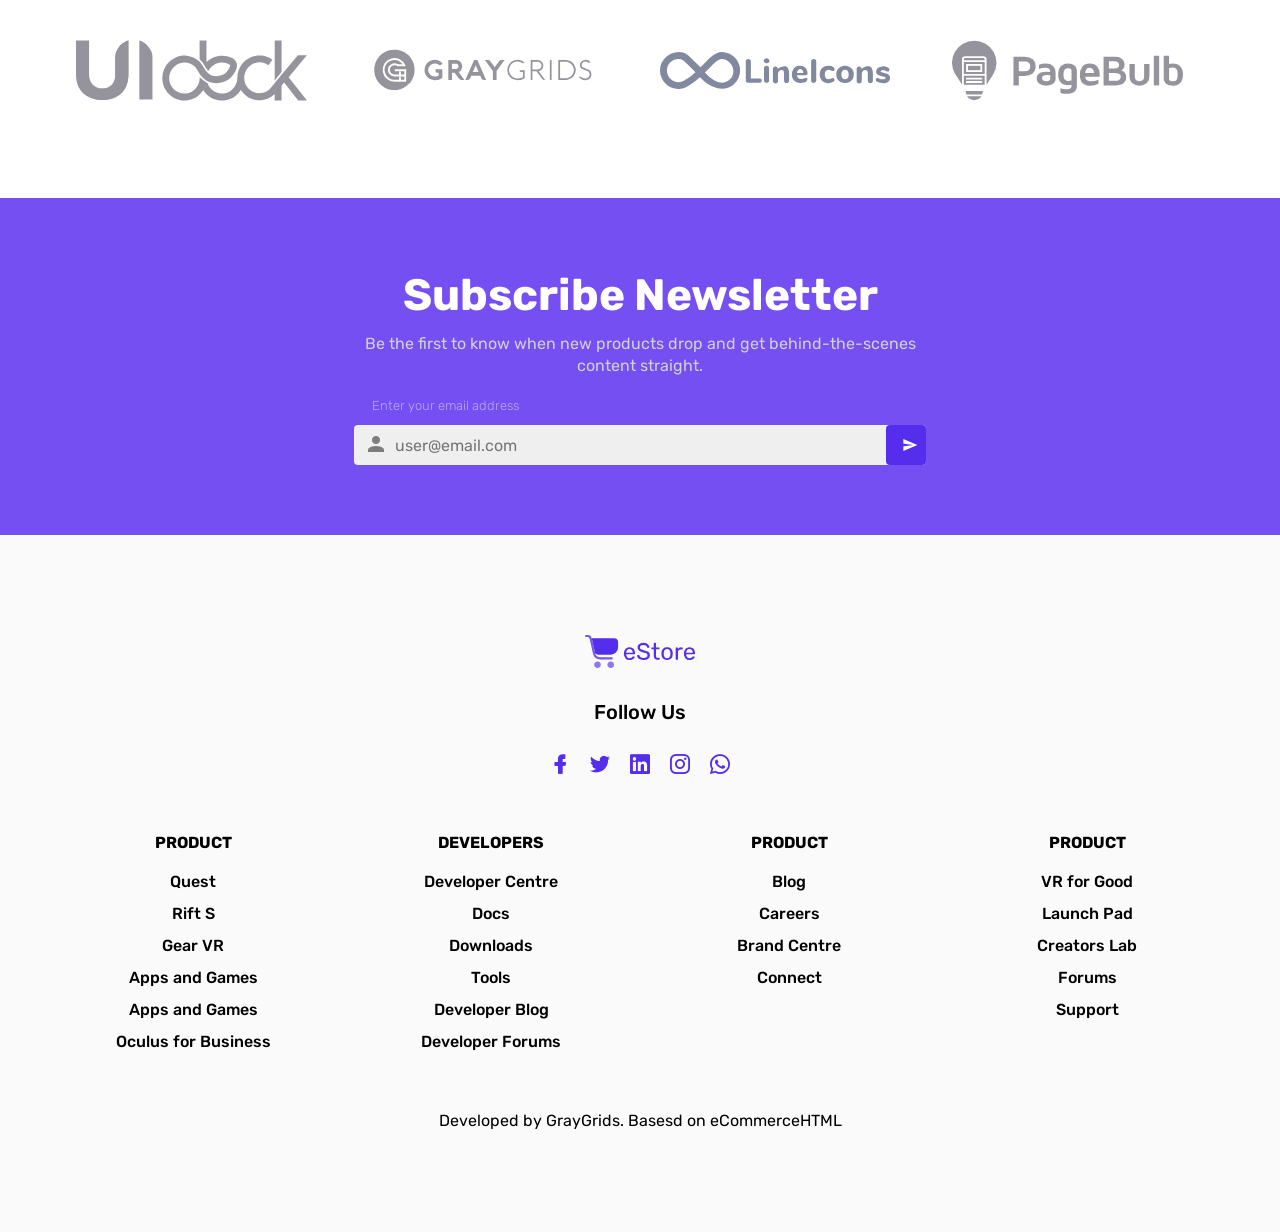
<file: src/estore-free-lite/product-details-page.html>
<!doctype html>
<html class="no-js" lang="en">

<head>
    <meta charset="utf-8">

    <!--====== Title ======-->
    <title>Product Details | eStore</title>

    <meta name="description" content="">
    <meta name="viewport" content="width=device-width, initial-scale=1">

    <!--====== Favicon Icon ======-->
    <link rel="shortcut icon" href="assets/images/favicon.png" type="image/png">

    <!--====== Slick CSS ======-->
    <link rel="stylesheet" href="assets/css/slick.css">

    <!--====== Line Icons CSS ======-->
    <link rel="stylesheet" href="assets/css/LineIcons.css">

    <!--====== Material Design Icons CSS ======-->
    <link rel="stylesheet" href="assets/css/materialdesignicons.min.css">

    <!--====== Jquery Ui CSS ======-->
    <link rel="stylesheet" href="assets/css/jquery-ui.min.css">

    <!--====== nice select CSS ======-->
    <link rel="stylesheet" href="assets/css/nice-select.css">

    <!--====== Bootstrap CSS ======-->
    <link rel="stylesheet" href="assets/css/bootstrap.min.css">

    <!--====== Default CSS ======-->
    <link rel="stylesheet" href="assets/css/default.css">

    <!--====== Style CSS ======-->
    <link rel="stylesheet" href="assets/css/style.css">

</head>

<body>

    <!--====== Preloader Part Start ======-->
    <div class="preloader">
        <div class="loader">
            <div class="ytp-spinner">
                <div class="ytp-spinner-container">
                    <div class="ytp-spinner-rotator">
                        <div class="ytp-spinner-left">
                            <div class="ytp-spinner-circle"></div>
                        </div>
                        <div class="ytp-spinner-right">
                            <div class="ytp-spinner-circle"></div>
                        </div>
                    </div>
                </div>
            </div>
        </div>
    </div>
    <!--====== Preloader Part Ends ======-->

    <!--====== Navbar Style 7 Part Start ======-->
    <div class="navigation">
        <header class="navbar-style-7 position-relative">
            <div class="container">
                <!-- navbar mobile Start -->
                <div class="navbar-mobile d-lg-none">
                    <div class="row align-items-center">
                        <div class="col-3">
                            <!-- navbar cart start -->
                            <div class="navbar-toggle icon-text-btn">
                                <a class="icon-btn primary-icon-text mobile-menu-open-7" href="javascript:void(0)">
                                    <i class="mdi mdi-menu"></i>
                                </a>
                            </div>
                            <!-- navbar cart Ends -->
                        </div>
                        <div class="col-6">
                            <!-- desktop logo Start -->
                            <div class="mobile-logo text-center">
                                <a href="index.html"><img src="assets/images/logo.svg" alt="Logo"></a>
                            </div>
                            <!-- desktop logo Ends -->
                        </div>
                        <div class="col-3">
                            <!-- navbar cart start -->
                            <div class="navbar-cart">
                                <a class="icon-btn primary-icon-text icon-text-btn" href="javascript:void(0)">
                                    <img src="assets/images/icon-svg/cart-1.svg" alt="Icon">
                                    <span class="icon-text text-style-1">88</span>
                                </a>
    
                                <div class="navbar-cart-dropdown">
                                    <div class="checkout-style-2">
                                        <div class="checkout-header d-flex justify-content-between">
                                            <h6 class="title">Shopping Cart</h6>
                                        </div>
    
                                        <div class="checkout-table table-responsive">
                                            <table class="table">
                                                <tbody>
                                                    <tr>
                                                        <td class="checkout-product">
                                                            <div class="product-cart d-flex">
                                                                <div class="product-thumb">
                                                                    <img src="assets/images/product-cart/product-1.png"
                                                                        alt="Product">
                                                                </div>
                                                                <div class="product-content media-body">
                                                                    <h5 class="title">
                                                                        <a href="product-details-page.html">Hollow Port</a>
                                                                    </h5>
                                                                    <ul>
                                                                        <li><span>Brown</span></li>
                                                                        <li><span>XL</span></li>
                                                                        <li>
                                                                            <a class="delete" href="javascript:void(0)">
                                                                                <i class="mdi mdi-delete"></i>
                                                                            </a>
                                                                        </li>
                                                                    </ul>
                                                                </div>
                                                            </div>
                                                        </td>
                                                        <td class="checkout-quantity">
                                                            <div class="product-quantity d-inline-flex">
                                                                <button type="button" id="sub" class="sub">
                                                                    <i class="mdi mdi-minus"></i>
                                                                </button>
                                                                <input type="text" value="1">
                                                                <button type="button" id="add" class="add">
                                                                    <i class="mdi mdi-plus"></i>
                                                                </button>
                                                            </div>
                                                        </td>
                                                        <td class="checkout-price">
                                                            <p class="price">$36.00</p>
                                                        </td>
                                                    </tr>
                                                    <tr>
                                                        <td class="checkout-product">
                                                            <div class="product-cart d-flex">
                                                                <div class="product-thumb">
                                                                    <img src="assets/images/product-cart/product-2.png"
                                                                        alt="Product">
                                                                </div>
                                                                <div class="product-content media-body">
                                                                    <h5 class="title">
                                                                        <a href="product-details-page.html">Mist Black
                                                                            Triblend</a>
                                                                    </h5>
                                                                    <ul>
                                                                        <li><span>Brown</span></li>
                                                                        <li><span>XL</span></li>
                                                                        <li>
                                                                            <a class="delete" href="javascript:void(0)">
                                                                                <i class="mdi mdi-delete"></i>
                                                                            </a>
                                                                        </li>
                                                                    </ul>
                                                                </div>
                                                            </div>
                                                        </td>
                                                        <td class="checkout-quantity">
                                                            <div class="product-quantity d-inline-flex">
                                                                <button type="button" id="sub" class="sub">
                                                                    <i class="mdi mdi-minus"></i>
                                                                </button>
                                                                <input type="text" value="1">
                                                                <button type="button" id="add" class="add">
                                                                    <i class="mdi mdi-plus"></i>
                                                                </button>
                                                            </div>
                                                        </td>
                                                        <td class="checkout-price">
                                                            <p class="price">$36.00</p>
                                                        </td>
                                                    </tr>
                                                    <tr>
                                                        <td class="checkout-product">
                                                            <div class="product-cart d-flex">
                                                                <div class="product-thumb">
                                                                    <img src="assets/images/product-cart/product-3.png"
                                                                        alt="Product">
                                                                </div>
                                                                <div class="product-content media-body">
                                                                    <h5 class="title">
                                                                        <a href="product-details-page.html">Realm Bone</a>
                                                                    </h5>
                                                                    <ul>
                                                                        <li><span>Brown</span></li>
                                                                        <li><span>XL</span></li>
                                                                        <li>
                                                                            <a class="delete" href="javascript:void(0)">
                                                                                <i class="mdi mdi-delete"></i>
                                                                            </a>
                                                                        </li>
                                                                    </ul>
                                                                </div>
                                                            </div>
                                                        </td>
                                                        <td class="checkout-quantity">
                                                            <div class="product-quantity d-inline-flex">
                                                                <button type="button" id="sub" class="sub">
                                                                    <i class="mdi mdi-minus"></i>
                                                                </button>
                                                                <input type="text" value="1">
                                                                <button type="button" id="add" class="add">
                                                                    <i class="mdi mdi-plus"></i>
                                                                </button>
                                                            </div>
                                                        </td>
                                                        <td class="checkout-price">
                                                            <p class="price">$36.00</p>
                                                        </td>
                                                    </tr>
                                                    <tr>
                                                        <td class="checkout-product">
                                                            <div class="product-cart d-flex">
                                                                <div class="product-thumb">
                                                                    <img src="assets/images/product-cart/product-4.png"
                                                                        alt="Product">
                                                                </div>
                                                                <div class="product-content media-body">
                                                                    <h5 class="title">
                                                                        <a href="product-details-page.html">Circular
                                                                            Sienna</a></h5>
                                                                    <ul>
                                                                        <li><span>Brown</span></li>
                                                                        <li><span>XL</span></li>
                                                                        <li>
                                                                            <a class="delete" href="javascript:void(0)">
                                                                                <i class="mdi mdi-delete"></i>
                                                                            </a>
                                                                        </li>
                                                                    </ul>
                                                                </div>
                                                            </div>
                                                        </td>
                                                        <td class="checkout-quantity">
                                                            <div class="product-quantity d-inline-flex">
                                                                <button type="button" id="sub" class="sub">
                                                                    <i class="mdi mdi-minus"></i>
                                                                </button>
                                                                <input type="text" value="1">
                                                                <button type="button" id="add" class="add">
                                                                    <i class="mdi mdi-plus"></i>
                                                                </button>
                                                            </div>
                                                        </td>
                                                        <td class="checkout-price">
                                                            <p class="price">$36.00</p>
                                                        </td>
                                                    </tr>
                                                </tbody>
                                            </table>
                                        </div>
    
                                        <div class="checkout-footer">
                                            <div class="checkout-sub-total d-flex justify-content-between">
                                                <p class="value">Subtotal Price:</p>
                                                <p class="price">$144</p>
                                            </div>
                                            <div class="checkout-btn">
                                                <a href="cart-page.html" class="main-btn primary-btn-border">View Cart</a>
                                                <a href="checkout-page.html" class="main-btn primary-btn">Checkout</a>
                                            </div>
                                        </div>
                                    </div>
                                </div>
                            </div>
                            <!-- navbar cart Ends -->
                        </div>
                    </div>
                    <!-- navbar search start -->
                    <div class="navbar-search mt-15 search-style-5">
                        <div class="search-select">
                            <select>
                                <option value="">All</option>
                                <option value="1">option 01</option>
                                <option value="2">option 02</option>
                                <option value="3">option 03</option>
                                <option value="4">option 04</option>
                                <option value="5">option 05</option>
                            </select>
                        </div>
                        <div class="search-input">
                            <input type="text" placeholder="Search">
                        </div>
                        <div class="search-btn">
                            <button><i class="lni lni-search-alt"></i></button>
                        </div>
                    </div>
                    <!-- navbar search Ends -->
                </div>
                <!-- navbar mobile Start -->
            </div>
    
            <div class="navbar-container navbar-sidebar-7">
                <!-- navbar close  Ends -->
                <div class="navbar-close d-lg-none">
                    <a class="close-mobile-menu-7" href="javascript:void(0)"><i class="mdi mdi-close"></i></a>
                </div>
                <!-- navbar close  Ends -->
    
                <!-- navbar top Start -->
                <div class="navbar-top-wrapper">
                    <div class="container-lg">
                        <div class="navbar-top d-lg-flex justify-content-between">
                            <!-- navbar top left Start -->
                            <div class="navbar-top-left">
                                <ul class="navbar-top-link">
                                    <li><a href="about-page.html">About</a></li>
                                    <li><a href="contact-page.html">Contact</a></li>
                                    <li>
                                        <a href="javascript:void(0)">
                                            <i class="mdi mdi-phone-in-talk"></i>
                                            +8801234567890
                                        </a>
                                    </li>
                                </ul>
                            </div>
                            <!-- navbar top left Ends -->
                            <!-- navbar top right Start -->
                            <div class="navbar-top-right">
                                <ul class="navbar-top-link">
                                    <li>
                                        <select>
                                            <option value="0">$ USD</option>
                                            <option value="1">€ EURO</option>
                                            <option value="2">$ CAD</option>
                                            <option value="3">₹ INR</option>
                                            <option value="4">¥ CNY</option>
                                            <option value="5">৳ BDT</option>
                                        </select>
                                    </li>
                                    <li>
                                        <select>
                                            <option value="0">English</option>
                                            <option value="1">Español</option>
                                            <option value="2">Filipino</option>
                                            <option value="3">Français</option>
                                            <option value="4">العربية</option>
                                            <option value="5">हिन्दी</option>
                                            <option value="6">বাংলা</option>
                                        </select>
                                    </li>
                                    <li><a href="login-page.html"><i class="mdi mdi-account"></i>Login</a></li>
                                </ul>
                            </div>
                            <!-- navbar top right Ends -->
                        </div>
                    </div>
                </div>
                <!-- navbar top Ends -->
    
                <!-- main navbar Start -->
                <div class="navbar-wrapper">
                    <div class="container-lg">
                        <nav class="main-navbar d-lg-flex justify-content-between align-items-center">
                            <!-- desktop logo Start -->
                            <div class="desktop-logo d-none d-lg-block">
                                <a href="index.html"><img src="assets/images/logo.svg" alt="Logo"></a>
                            </div>
                            <!-- desktop logo Ends -->
                            <!-- navbar menu Start -->
                            <div class="navbar-menu">
                                <ul class="main-menu">
                                    <li class="position-static menu-item-has-children">
                                        <a href="#">Womans</a>
                                        <!-- sub mega dropdown Start -->
                                        <ul class="sub-mega-dropdown">
                                            <li>
                                                <div class="mega-dropdown-menu">
                                                    <ul class="container mega-dropdown d-flex flex-wrap">
                                                        <li class="mega-dropdown-list menu-item-has-children">
                                                            <h6 class="heading-6 font-weight-500 mega-title">New Arrivals
                                                            </h6>
                                                            <ul>
                                                                <li><a href="category.html">Dresses</a></li>
                                                                <li><a href="category.html">Jackets</a></li>
                                                                <li><a href="category.html">Hoodies & Sweatshirts</a></li>
                                                                <li><a href="category.html">Sweaters</a></li>
                                                                <li><a href="category.html">Tops & Tees</a></li>
                                                                <li><a href="category.html">Party Dresses</a></li>
                                                            </ul>
                                                        </li>
                                                        <li class="mega-dropdown-list menu-item-has-children">
                                                            <h6 class="heading-6 font-weight-500 mega-title">Trending</h6>
                                                            <ul>
                                                                <li><a href="category.html">Dresses</a></li>
                                                                <li><a href="category.html">Jackets</a></li>
                                                                <li><a href="category.html">Hoodies & Sweatshirts</a></li>
                                                                <li><a href="category.html">Sweaters</a></li>
                                                                <li><a href="category.html">Tops & Tees</a></li>
                                                                <li><a href="category.html">Party Dresses</a></li>
                                                            </ul>
                                                        </li>
                                                        <li class="mega-dropdown-list menu-item-has-children">
                                                            <h6 class="heading-6 font-weight-500 mega-title">Accessories
                                                            </h6>
                                                            <ul>
                                                                <li><a href="category.html">Hoodies & Sweatshirts</a></li>
                                                                <li><a href="category.html">Jackets & Coats</a></li>
                                                                <li><a href="category.html">Pants</a></li>
                                                                <li><a href="category.html">Jeans</a></li>
                                                                <li><a href="category.html">Tops & Tees</a></li>
                                                                <li><a href="category.html">Casual Shorts</a></li>
                                                            </ul>
                                                        </li>
                                                        <li class="mega-dropdown-list">
                                                            <img src="assets/images/menu-slider-1.png" alt="">
                                                        </li>
                                                    </ul>
                                                </div>
                                            </li>
                                        </ul>
                                        <!-- sub mega dropdown Ends -->
                                    </li>
                                    <li><a href="category.html">mens</a></li>
                                    <li><a href="category.html">Kids</a></li>
                                    <li><a href="category.html">Accessories</a></li>
                                    <li class="menu-item-has-children">
                                        <a href="#">Pages</a>
                                        <!-- sub menu Start -->
                                        <ul class="sub-menu">
                                            <li><a href="about-page.html">About Page</a></li>
                                            <li><a href="account-page.html">Account Page</a></li>
                                            <li><a href="cart-page.html">Cart Page</a></li>
                                            <li><a href="category.html">Category Page</a></li>
                                            <li><a href="checkout-page.html">Checkout Page</a></li>
                                            <li><a href="contact-page.html">Contact Page</a></li>
                                            <li><a href="login-page.html">Log In Page</a></li>
                                            <li><a href="product-details-page.html">Product Details Page</a></li>
                                            <li><a href="signup-page.html">Sign Up Page</a></li>
                                        </ul>
                                        <!-- sub menu Ends -->
                                    </li>
                                </ul>
                            </div>
                            <!-- navbar menu Ends -->
                            <div class="navbar-search-cart d-none d-lg-flex">
                                <!-- navbar search start -->
                                <div class="navbar-search search-style-5">
                                    <div class="search-select">
                                        <select>
                                            <option value="">All</option>
                                            <option value="1">option 01</option>
                                            <option value="2">option 02</option>
                                            <option value="3">option 03</option>
                                            <option value="4">option 04</option>
                                            <option value="5">option 05</option>
                                        </select>
                                    </div>
                                    <div class="search-input">
                                        <input type="text" placeholder="Search">
                                    </div>
                                    <div class="search-btn">
                                        <button><i class="lni lni-search-alt"></i></button>
                                    </div>
                                </div>
                                <!-- navbar search Ends -->
                                <!-- navbar cart start -->
                                <div class="navbar-cart">
                                    <a class="icon-btn primary-icon-text icon-text-btn" href="javascript:void(0)">
                                        <img src="assets/images/icon-svg/cart-1.svg" alt="Icon">
                                        <span class="icon-text text-style-1">88</span>
                                    </a>
    
                                    <div class="navbar-cart-dropdown">
                                        <div class="checkout-style-2">
                                            <div class="checkout-header d-flex justify-content-between">
                                                <h6 class="title">Shopping Cart</h6>
                                            </div>
    
                                            <div class="checkout-table">
                                                <table class="table">
                                                    <tbody>
                                                        <tr>
                                                            <td class="checkout-product">
                                                                <div class="product-cart d-flex">
                                                                    <div class="product-thumb">
                                                                        <img src="assets/images/product-cart/product-1.png"
                                                                            alt="Product">
                                                                    </div>
                                                                    <div class="product-content media-body">
                                                                        <h5 class="title">
                                                                            <a href="product-details-page.html">Hollow
                                                                                Port</a>
                                                                        </h5>
                                                                        <ul>
                                                                            <li><span>Brown</span></li>
                                                                            <li><span>XL</span></li>
                                                                            <li>
                                                                                <a class="delete" href="javascript:void(0)">
                                                                                    <i class="mdi mdi-delete"></i>
                                                                                </a>
                                                                            </li>
                                                                        </ul>
                                                                    </div>
                                                                </div>
                                                            </td>
                                                            <td class="checkout-quantity">
                                                                <div class="product-quantity d-inline-flex">
                                                                    <button type="button" id="sub" class="sub">
                                                                        <i class="mdi mdi-minus"></i>
                                                                    </button>
                                                                    <input type="text" value="1">
                                                                    <button type="button" id="add" class="add">
                                                                        <i class="mdi mdi-plus"></i>
                                                                    </button>
                                                                </div>
                                                            </td>
                                                            <td class="checkout-price">
                                                                <p class="price">$36.00</p>
                                                            </td>
                                                        </tr>
                                                        <tr>
                                                            <td class="checkout-product">
                                                                <div class="product-cart d-flex">
                                                                    <div class="product-thumb">
                                                                        <img src="assets/images/product-cart/product-2.png"
                                                                            alt="Product">
                                                                    </div>
                                                                    <div class="product-content media-body">
                                                                        <h5 class="title">
                                                                            <a href="product-details-page.html">Mist Black
                                                                                Triblend</a>
                                                                        </h5>
                                                                        <ul>
                                                                            <li><span>Brown</span></li>
                                                                            <li><span>XL</span></li>
                                                                            <li>
                                                                                <a class="delete" href="javascript:void(0)">
                                                                                    <i class="mdi mdi-delete"></i>
                                                                                </a>
                                                                            </li>
                                                                        </ul>
                                                                    </div>
                                                                </div>
                                                            </td>
                                                            <td class="checkout-quantity">
                                                                <div class="product-quantity d-inline-flex">
                                                                    <button type="button" id="sub" class="sub">
                                                                        <i class="mdi mdi-minus"></i>
                                                                    </button>
                                                                    <input type="text" value="1">
                                                                    <button type="button" id="add" class="add">
                                                                        <i class="mdi mdi-plus"></i>
                                                                    </button>
                                                                </div>
                                                            </td>
                                                            <td class="checkout-price">
                                                                <p class="price">$36.00</p>
                                                            </td>
                                                        </tr>
                                                        <tr>
                                                            <td class="checkout-product">
                                                                <div class="product-cart d-flex">
                                                                    <div class="product-thumb">
                                                                        <img src="assets/images/product-cart/product-3.png"
                                                                            alt="Product">
                                                                    </div>
                                                                    <div class="product-content media-body">
                                                                        <h5 class="title">
                                                                            <a href="product-details-page.html">Realm
                                                                                Bone</a>
                                                                        </h5>
                                                                        <ul>
                                                                            <li><span>Brown</span></li>
                                                                            <li><span>XL</span></li>
                                                                            <li>
                                                                                <a class="delete" href="javascript:void(0)">
                                                                                    <i class="mdi mdi-delete"></i>
                                                                                </a>
                                                                            </li>
                                                                        </ul>
                                                                    </div>
                                                                </div>
                                                            </td>
                                                            <td class="checkout-quantity">
                                                                <div class="product-quantity d-inline-flex">
                                                                    <button type="button" id="sub" class="sub">
                                                                        <i class="mdi mdi-minus"></i>
                                                                    </button>
                                                                    <input type="text" value="1">
                                                                    <button type="button" id="add" class="add">
                                                                        <i class="mdi mdi-plus"></i>
                                                                    </button>
                                                                </div>
                                                            </td>
                                                            <td class="checkout-price">
                                                                <p class="price">$36.00</p>
                                                            </td>
                                                        </tr>
                                                        <tr>
                                                            <td class="checkout-product">
                                                                <div class="product-cart d-flex">
                                                                    <div class="product-thumb">
                                                                        <img src="assets/images/product-cart/product-4.png"
                                                                            alt="Product">
                                                                    </div>
                                                                    <div class="product-content media-body">
                                                                        <h5 class="title">
                                                                            <a href="product-details-page.html">Circular
                                                                                Sienna</a>
                                                                        </h5>
                                                                        <ul>
                                                                            <li><span>Brown</span></li>
                                                                            <li><span>XL</span></li>
                                                                            <li>
                                                                                <a class="delete" href="javascript:void(0)">
                                                                                    <i class="mdi mdi-delete"></i>
                                                                                </a>
                                                                            </li>
                                                                        </ul>
                                                                    </div>
                                                                </div>
                                                            </td>
                                                            <td class="checkout-quantity">
                                                                <div class="product-quantity d-inline-flex">
                                                                    <button type="button" id="sub" class="sub">
                                                                        <i class="mdi mdi-minus"></i>
                                                                    </button>
                                                                    <input type="text" value="1">
                                                                    <button type="button" id="add" class="add">
                                                                        <i class="mdi mdi-plus"></i>
                                                                    </button>
                                                                </div>
                                                            </td>
                                                            <td class="checkout-price">
                                                                <p class="price">$36.00</p>
                                                            </td>
                                                        </tr>
                                                    </tbody>
                                                </table>
                                            </div>
    
                                            <div class="checkout-footer">
                                                <div class="checkout-sub-total d-flex justify-content-between">
                                                    <p class="value">Subtotal Price:</p>
                                                    <p class="price">$144</p>
                                                </div>
                                                <div class="checkout-btn">
                                                    <a href="cart-page.html" class="main-btn primary-btn-border">View
                                                        Cart</a>
                                                    <a href="checkout-page.html" class="main-btn primary-btn">Checkout</a>
                                                </div>
                                            </div>
                                        </div>
                                    </div>
                                </div>
                                <!-- navbar cart Ends -->
                            </div>
                        </nav>
                    </div>
                </div>
                <!-- main navbar Ends -->
            </div>
            <div class="overlay-7"></div>
        </header>
    </div>
    <!--====== Navbar Style 7 Part Ends ======-->

    <!--====== Breadcrumbs Part Start ======-->
    <section class="breadcrumbs-wrapper pt-50 pb-50 bg-primary-4">
        <div class="container">
            <div class="row">
                <div class="col-lg-12">
                    <div class="breadcrumbs-style breadcrumbs-style-1 d-md-flex justify-content-between align-items-center">
                        <div class="breadcrumb-left">
                            <ol class="breadcrumb">
                                <li class="breadcrumb-item"><a href="index.html">Home</a></li>
                                <li class="breadcrumb-item active" aria-current="page">Product Details</li>
                            </ol>
                        </div>
                        <div class="breadcrumb-right">
                            <h5 class="heading-5 font-weight-500">Product Details</h5>
                        </div>
                    </div>
                </div>
            </div>
        </div>
    </section>
    <!--====== Breadcrumbs Part Ends ======-->

    <!--====== Product Details Style 1 Part Start ======-->
    <section class="product-details-wrapper pt-50 pb-100">
        <div class="container">
            <div class="product-details-style-1">
                <div class="row flex-lg-row-reverse align-items-center">
                    <div class="col-lg-6">
                        <div class="product-details-image mt-50">
                            <div class="product-image">
                                <div class="product-image-active-1">
                                    <div class="single-image">
                                        <img src="assets/images/product-details-1/product-1.jpg" alt="">
                                    </div>
                                    <div class="single-image">
                                        <img src="assets/images/product-details-1/product-2.jpg" alt="">
                                    </div>
                                    <div class="single-image">
                                        <img src="assets/images/product-details-1/product-3.jpg" alt="">
                                    </div>
                                    <div class="single-image">
                                        <img src="assets/images/product-details-1/product-4.jpg" alt="">
                                    </div>
                                    <div class="single-image">
                                        <img src="assets/images/product-details-1/product-5.jpg" alt="">
                                    </div>
                                    <div class="single-image">
                                        <img src="assets/images/product-details-1/product-3.jpg" alt="">
                                    </div>
                                </div>
                            </div>
                            <div class="product-thumb-image">
                                <div class="product-thumb-image-active-1">
                                    <div class="single-thumb">
                                        <img src="assets/images/product-details-1/thunb-1.jpg" alt="">
                                    </div>
                                    <div class="single-thumb">
                                        <img src="assets/images/product-details-1/thunb-2.jpg" alt="">
                                    </div>
                                    <div class="single-thumb">
                                        <img src="assets/images/product-details-1/thunb-3.jpg" alt="">
                                    </div>
                                    <div class="single-thumb">
                                        <img src="assets/images/product-details-1/thunb-4.jpg" alt="">
                                    </div>
                                    <div class="single-thumb">
                                        <img src="assets/images/product-details-1/thunb-5.jpg" alt="">
                                    </div>
                                    <div class="single-thumb">
                                        <img src="assets/images/product-details-1/thunb-3.jpg" alt="">
                                    </div>
                                </div>
                            </div>
                        </div>
                    </div>
                    <div class="col-lg-6">
                        <div class="product-details-content mt-45">
                            <p class="sub-title">All-In-One VR</p>
                            <h2 class="title">Oculus VR</h2>
    
                            <div class="product-items flex-wrap">
                                <h6 class="item-title">Select Your Oculus: </h6>
                                <div class="items-wrapper">
                                    <div class="single-item active">
                                        <div class="items-image">
                                            <img src="assets/images/product-details-1/product-items-1.jpg" alt="product">
                                        </div>
                                        <p class="text">Oculus Go</p>
                                    </div>
                                    <div class="single-item">
                                        <div class="items-image">
                                            <img src="assets/images/product-details-1/product-items-2.jpg" alt="product">
                                        </div>
                                        <p class="text">Oculus Quest</p>
                                    </div>
                                    <div class="single-item">
                                        <div class="items-image">
                                            <img src="assets/images/product-details-1/product-items-3.jpg" alt="product">
                                        </div>
                                        <p class="text">Oculus Rift S</p>
                                    </div>
                                </div>
                            </div>
    
                            <div class="product-select-wrapper flex-wrap">
                                <div class="select-item">
                                    <h6 class="select-title">Select Color: <span>Grey</span></h6>
                                    <ul class="color-select">
                                        <li class="active" data-color="#EFEFEF"></li>
                                        <li data-color="#FAE5EC"></li>
                                        <li data-color="#4C4C4C"></li>
                                    </ul>
                                </div>
                                <div class="select-item">
                                    <h6 class="select-title">Memory (GB): </h6>
                                    <div class="size-select">
                                        <select>
                                            <option value="">32gb</option>
                                            <option value="">64gb</option>
                                            <option value="">128 gb</option>
                                        </select>
                                    </div>
                                </div>
                                <div class="select-item">
                                    <h6 class="select-title">Select Quantity: </h6>
    
                                    <div class="select-quantity">
                                        <button type="button" id="sub" class="sub"><i class="mdi mdi-minus"></i></button>
                                        <input type="text" value="1" />
                                        <button type="button" id="add" class="add"><i class="mdi mdi-plus"></i></button>
                                    </div>
                                </div>
                                <div class="select-item">
                                    <h6 class="select-title">Select Shipping Country: </h6>
                                    <div class="country-select">
                                        <select>
                                            <option value="0">-- Select Country --</option>
                                            <option value="1">Bangladesh</option>
                                            <option value="2">india</option>
                                            <option value="3">Pakistan</option>
                                            <option value="4">Australia</option>
                                            <option value="5">Canada</option>
                                            <option value="6">Spain</option>
                                        </select>
                                    </div>
                                </div>
                            </div>
    
                            <div class="product-price">
                                <h6 class="price-title">Price: </h6>
                                <p class="sale-price">$ 149 USD</p>
                                <p class="regular-price">$ 179 USD</p>
                            </div>
    
                            <div class="product-btn">
                                <a href="javascript:void(0)" class="main-btn primary-btn">
                                    <img src="assets/images/icon-svg/cart-4.svg" alt="">
                                    Add to cart
                                </a>
                                <a href="javascript:void(0)" class="main-btn secondary-1-btn">
                                    <img src="assets/images/icon-svg/cart-8.svg" alt="">
                                    Buy Now
                                </a>
                            </div>
                        </div>
                    </div>
                </div>
            </div>
        </div>
    </section>
    <!--====== Product Details Style 1 Part Ends ======-->

    <!--====== Reviews Part Start ======-->
    <section class="reviews-wrapper pt-100 pb-100 ">
        <div class="container">
            <div class="reviews-style">
                <div class="reviews-menu">

                    <ul class="breadcrumb-list-grid nav nav-tabs border-0" id="myTab" role="tablist">
                        <li class="nav-item" role="presentation">
                            <a id="home-tab" data-toggle="tab" href="#home" role="tab" aria-controls="home" aria-selected="true">
                                Details
                            </a>
                        </li>
                        <li class="nav-item" role="presentation">
                            <a class="active" id="profile-tab" data-toggle="tab" href="#profile" role="tab" aria-controls="profile"
                                aria-selected="false">
                                Reviews
                            </a>
                        </li>
                        <li class="nav-item" role="presentation">
                            <a id="specifications-tab" data-toggle="tab" href="#specifications" role="tab" aria-controls="specifications"
                                aria-selected="false">
                                specifications
                            </a>
                        </li>
                    </ul>
                </div>

                <div class="tab-content" id="myTabContent">
                    <div class="tab-pane fade" id="home" role="tabpanel" aria-labelledby="home-tab">
                        <div class="details-wrapper">
                            <div class="row">
                                <div class="col-lg-8">
                                    <div class="reviews-title">
                                        <h4 class="title">Oculus VR</h4>
                                    </div>
                                    <p class="mb-15 pt-30">Lorem ipsum dolor sit amet consectetur adipisicing elit. Maxime quod sequi vitae atque
                                        perspiciatis voluptas recusandae explicabo ea dolores numquam ratione, obcaecati ullam, ipsam minima vero nostrum
                                        nesciunt facere laudantium? Facere animi rem veniam quibusdam nam sed ex maxime laboriosam a vero nesciunt tenetur,
                                        eius autem fugiat quod expedita dignissimos.</p>
                                    <p class="mb-30">Repellendus, doloribus illum expedita, dolorem voluptas doloremque voluptatibus, magni tempora
                                        laboriosam deserunt suscipit labore dolorum aperiam cum veniam accusamus? Consequatur dolore facere perferendis
                                        repellat, modi in consectetur ipsum atque quos natus.</p>
                                </div>
                            </div>
                        </div>
                    </div>
                    <div class="tab-pane fade show active" id="profile" role="tabpanel" aria-labelledby="profile-tab">
                        <div class="review-wrapper">
                            <div class="reviews-title">
                                <h4 class="title">Customer Reviews (38)</h4>
                            </div>
                        
                            <div class="reviews-rating-wrapper flex-wrap">
                                <div class="reviews-rating-star">
                                    <p class="rating-review"><i class="mdi mdi-star"></i> <span>4.5</span> of 5</p>
                        
                                    <div class="reviews-rating-bar">
                                        <div class="single-reviews-rating-bar">
                                            <p class="value">5 Starts</p>
                                            <div class="rating-bar-inner">
                                                <div class="bar-inner" style="width: 60%;"></div>
                                            </div>
                                            <p class="percent">60%</p>
                                        </div>
                                    </div>
                                    <div class="reviews-rating-bar">
                                        <div class="single-reviews-rating-bar">
                                            <p class="value">4 Starts</p>
                                            <div class="rating-bar-inner">
                                                <div class="bar-inner" style="width: 20%;"></div>
                                            </div>
                                            <p class="percent">20%</p>
                                        </div>
                                    </div>
                                    <div class="reviews-rating-bar">
                                        <div class="single-reviews-rating-bar">
                                            <p class="value">3 Starts</p>
                                            <div class="rating-bar-inner">
                                                <div class="bar-inner" style="width: 10%;"></div>
                                            </div>
                                            <p class="percent">10%</p>
                                        </div>
                                    </div>
                                    <div class="reviews-rating-bar">
                                        <div class="single-reviews-rating-bar">
                                            <p class="value">2 Starts</p>
                                            <div class="rating-bar-inner">
                                                <div class="bar-inner" style="width: 5%;"></div>
                                            </div>
                                            <p class="percent">05%</p>
                                        </div>
                                    </div>
                                    <div class="reviews-rating-bar">
                                        <div class="single-reviews-rating-bar">
                                            <p class="value">1 Starts</p>
                                            <div class="rating-bar-inner">
                                                <div class="bar-inner" style="width: 0;"></div>
                                            </div>
                                            <p class="percent">0%</p>
                                        </div>
                                    </div>
                                </div>
                        
                                <div class="reviews-rating-form">
                                    <div class="rating-star">
                                        <p>Click on star to review</p>
                                        <ul id="stars" class="stars">
                                            <li class="star" data-value='1'><i class="mdi mdi-star"></i></li>
                                            <li class="star" data-value='2'><i class="mdi mdi-star"></i></li>
                                            <li class="star" data-value='3'><i class="mdi mdi-star"></i></li>
                                            <li class="star" data-value='4'><i class="mdi mdi-star"></i></li>
                                            <li class="star" data-value='5'><i class="mdi mdi-star"></i></li>
                                        </ul>
                                    </div>
                                    <div class="rating-form">
                                        <form action="#">
                                            <div class="single-form form-default">
                                                <label>Write your Review</label>
                                                <div class="form-input">
                                                    <textarea placeholder="Your review here"></textarea>
                                                    <i class="mdi mdi-message-text-outline"></i>
                                                </div>
                                            </div>
                                            <div class="single-rating-form flex-wrap">
                                                <div class="rating-form-file">
                                                    <div class="file">
                                                        <input type="file" id="file-1">
                                                        <label for="file-1"><i class="mdi mdi-camera"></i></label>
                                                    </div>
                                                    <div class="file">
                                                        <input type="file" id="file-1">
                                                        <label for="file-1"><i class="mdi mdi-attachment"></i></label>
                                                    </div>
                                                </div>
                                                <div class="rating-form-btn">
                                                    <button class="main-btn primary-btn">write a Review</button>
                                                </div>
                                            </div>
                                        </form>
                                    </div>
                                </div>
                            </div>
                        
                            <div class="reviews-btn flex-wrap">
                                <div class="reviews-btn-left">
                                    <div class="dropdown-style">
                                        <div class="dropdown dropdown-white">
                                            <button class="main-btn primary-btn" type="button" id="dropdownMenu-1" data-toggle="dropdown"
                                                aria-haspopup="true" aria-expanded="true"> All Stars (213) <i
                                                    class="mdi mdi-chevron-down"></i></button>
                        
                                            <ul class="dropdown-menu sub-menu-bar" aria-labelledby="dropdownMenu-1">
                                                <li><a href="#">Dropped Menu 1</a></li>
                                                <li><a href="#">Dropped Menu 2</a></li>
                                                <li><a href="#">Dropped Menu 3</a></li>
                                                <li><a href="#">Dropped Menu 4</a></li>
                                            </ul>
                                        </div>
                                    </div>
                                    <div class="dropdown-style">
                                        <div class="dropdown dropdown-white">
                                            <button class="main-btn primary-btn-border" type="button" id="dropdownMenu-1" data-toggle="dropdown"
                                                aria-haspopup="true" aria-expanded="true"> Sort by Latest <i
                                                    class="mdi mdi-chevron-down"></i></button>
                        
                                            <ul class="dropdown-menu sub-menu-bar" aria-labelledby="dropdownMenu-1">
                                                <li><a href="#">Dropped Menu 1</a></li>
                                                <li><a href="#">Dropped Menu 2</a></li>
                                                <li><a href="#">Dropped Menu 3</a></li>
                                                <li><a href="#">Dropped Menu 4</a></li>
                                            </ul>
                                        </div>
                                    </div>
                                </div>
                        
                                <div class="reviews-btn-right">
                                    <a href="#" class="main-btn">with photo (18)</a>
                                    <a href="#" class="main-btn">additional feedback (23)</a>
                                </div>
                            </div>
                        
                            <div class="reviews-comment">
                                <ul class="comment-items">
                                    <li>
                                        <div class="single-review-comment">
                                            <div class="comment-user-info">
                                                <div class="comment-author">
                                                    <img src="assets/images/review/author-1.jpg" alt="">
                                                </div>
                                                <div class="comment-content">
                                                    <h6 class="name">User Name</h6>
                        
                                                    <p>
                                                        <i class="mdi mdi-star"></i>
                                                        <span class="rating"><strong>4</strong> of 5</span>
                                                        <span class="date">20 Nov 2019 22:01</span>
                                                    </p>
                                                </div>
                                            </div>
                                            <div class="comment-user-text">
                                                <p>Good headphones. The sound is clear. AND the bottoms repyat and top ring. Currently
                                                    are really not taken. For me quiet. With my Beats of course can not be compared. But
                                                    for the money and definitely recommend. The one who took happy as an elephant.
                                                    Product as advertised, looks good Quality, sound is not the best but because of
                                                    cost-benefit ratio it seems very good to me, recommended the seller .</p>
                                                <ul class="comment-meta">
                                                    <li><i class="mdi mdi-thumb-up"></i> <span>31</span></li>
                                                    <li><a href="#">Like</a></li>
                                                    <li><a href="#">Replay</a></li>
                                                </ul>
                                            </div>
                                        </div>
                        
                                        <ul class="comment-replay">
                                            <li>
                                                <div class="single-review-comment">
                                                    <div class="comment-user-info">
                                                        <div class="comment-author">
                                                            <img src="assets/images/review/author-2.jpg" alt="">
                                                        </div>
                                                        <div class="comment-content">
                                                            <h6 class="name">User Name</h6>
                        
                                                            <p>
                                                                <i class="mdi mdi-star"></i>
                                                                <span class="rating"><strong>4</strong> of 5</span>
                                                                <span class="date">20 Nov 2019 22:01</span>
                                                            </p>
                                                        </div>
                                                    </div>
                                                    <div class="comment-user-text">
                                                        <p>Good headphones. The sound is clear. AND the bottoms repyat and top ring.
                                                            Currently are really not taken.</p>
                                                        <div class="comment-image flex-wrap">
                                                            <div class="image">
                                                                <img src="assets/images/review/attachment-1.jpg" alt="">
                                                            </div>
                                                            <div class="image">
                                                                <img src="assets/images/review/attachment-2.jpg" alt="">
                                                            </div>
                                                        </div>
                                                        <ul class="comment-meta">
                                                            <li><i class="mdi mdi-thumb-up"></i> <span>31</span></li>
                                                            <li><a href="#">Like</a></li>
                                                            <li><a href="#">Replay</a></li>
                                                        </ul>
                                                    </div>
                                                </div>
                                            </li>
                                            <li>
                                                <div class="single-review-comment">
                                                    <div class="comment-user-info">
                                                        <div class="comment-author">
                                                            <img src="assets/images/review/author-3.jpg" alt="">
                                                        </div>
                                                        <div class="comment-content">
                                                            <h6 class="name">User Name</h6>
                        
                                                            <p>
                                                                <i class="mdi mdi-star"></i>
                                                                <span class="rating"><strong>4</strong> of 5</span>
                                                                <span class="date">20 Nov 2019 22:01</span>
                                                            </p>
                                                        </div>
                                                    </div>
                                                    <div class="comment-user-text">
                                                        <p>Good headphones. The sound is clear. AND the bottoms repyat and top ring.
                                                            Currently are really not taken.</p>
                                                        <ul class="comment-meta">
                                                            <li><i class="mdi mdi-thumb-up"></i> <span>31</span></li>
                                                            <li><a href="#">Like</a></li>
                                                            <li><a href="#">Replay</a></li>
                                                        </ul>
                                                    </div>
                                                </div>
                                            </li>
                                        </ul>
                                    </li>
                                    <li>
                                        <div class="single-review-comment">
                                            <div class="comment-user-info">
                                                <div class="comment-author">
                                                    <img src="assets/images/review/author-4.jpg" alt="">
                                                </div>
                                                <div class="comment-content">
                                                    <h6 class="name">User Name</h6>
                        
                                                    <p>
                                                        <i class="mdi mdi-star"></i>
                                                        <span class="rating"><strong>4</strong> of 5</span>
                                                        <span class="date">20 Nov 2019 22:01</span>
                                                    </p>
                                                </div>
                                            </div>
                                            <div class="comment-user-text">
                                                <p>Good headphones. The sound is clear. AND the bottoms repyat and top ring. Currently
                                                    are really not taken. For me quiet. With my Beats of course can not be compared. But
                                                    for the money and definitely recommend. The one who took happy as an elephant.
                                                    Product as advertised, looks good Quality, sound is not the best but because of
                                                    cost-benefit ratio it seems very good to me, recommended the seller .</p>
                                                <ul class="comment-meta">
                                                    <li><i class="mdi mdi-thumb-up"></i> <span>31</span></li>
                                                    <li><a href="#">Like</a></li>
                                                    <li><a href="#">Replay</a></li>
                                                </ul>
                                            </div>
                                        </div>
                                    </li>
                                </ul>
                            </div>
                        </div>
                    </div>
                    <div class="tab-pane fade" id="specifications" role="tabpanel" aria-labelledby="specifications-tab">
                        <div class="specifications-wrapper">
                            <div class="row">
                                <div class="col-lg-8">
                                    <div class="reviews-title">
                                        <h4 class="title">Oculus VR</h4>
                                    </div>
                                    <p class="mb-15 pt-30">Lorem ipsum dolor sit amet consectetur adipisicing elit. Maxime quod sequi vitae
                                        atque
                                        perspiciatis voluptas recusandae explicabo ea dolores numquam ratione, obcaecati ullam, ipsam minima
                                        vero nostrum
                                        nesciunt facere laudantium? Facere animi rem veniam quibusdam nam sed ex maxime laboriosam a vero
                                        nesciunt tenetur,
                                        eius autem fugiat quod expedita dignissimos.</p>
                                    <p class="mb-30">Repellendus, doloribus illum expedita, dolorem voluptas doloremque voluptatibus, magni
                                        tempora
                                        laboriosam deserunt suscipit labore dolorum aperiam cum veniam accusamus? Consequatur dolore facere
                                        perferendis
                                        repellat, modi in consectetur ipsum atque quos natus.</p>
                                </div>
                            </div>
                        </div>
                    </div>
                </div>
    
            </div>
        </div>
    </section>
    <!--====== Reviews Part Ends ======-->

        <!--====== Subscribe Part Start ======-->
    <section class="subscribe-section pt-70 pb-70 bg-primary-4">
        <div class="container">
            <div class="row">
                <div class="col-lg-9 mx-auto">
                    <div class="heading text-center">
                        <h1 class="heading-1 font-weight-700 text-white mb-10">You are using free lite version</h1>
                        <p class="gray-3">Please, purchase full version of the template to get all pages, sections, features and permission to remove footer credits.</p>
                        </br>
                        <a href="https://rebrand.ly/estore-gg" rel="nofollow" target="_blank" class="main-btn secondary-1-btn">
                                <img src="assets/images/icon-svg/cart-7.svg" alt="">
                                PURCHASE NOW
                            </a>
                    </div>
                </div>
            </div>
        </div>
    </section>
    <!--====== Subscribe Part Ends ======-->

    <!--====== Clients Logo Part Start ======-->
    <section class="clients-logo-section pt-70 pb-70">
        <div class="container">
            <div class="row client-logo-active">
                <div class="col-lg-3">
                    <div class="single-logo-wrapper">
                        <img src="assets/images/client-logo/uideck-logo.svg" alt="">
                    </div>
                </div>
                <div class="col-lg-3">
                    <div class="single-logo-wrapper">
                        <img src="assets/images/client-logo/graygrids-logo.svg" alt="">
                    </div>
                </div>
                <div class="col-lg-3">
                    <div class="single-logo-wrapper">
                        <img src="assets/images/client-logo/lineicons-logo.svg" alt="">
                    </div>
                </div>
                <div class="col-lg-3">
                    <div class="single-logo-wrapper">
                        <img src="assets/images/client-logo/pagebulb-logo.svg" alt="">
                    </div>
                </div>
            </div>
        </div>
    </section>
    <!--====== Clients Logo Part Ends ======-->

    <!--====== Subscribe Part Start ======-->
    <section class="subscribe-section pt-70 pb-70 bg-primary-4">
        <div class="container">
            <div class="row">
                <div class="col-lg-6 mx-auto">
                    <div class="heading text-center">
                        <h1 class="heading-1 font-weight-700 text-white mb-10">Subscribe Newsletter</h1>
                        <p class="gray-3">Be the first to know when new products drop and get behind-the-scenes content
                            straight.</p>
                    </div>
                    <div class="subscribe-form">
                        <form action="#">
                            <div class="single-form form-default">
                                <label class="text-white-50">Enter your email address</label>
                                <div class="form-input">
                                    <input type="text" placeholder="user@email.com">
                                    <i class="mdi mdi-account"></i>
                                    <button class="main-btn primary-btn"><span class="mdi mdi-send"></span></button>
                                </div>
                            </div>
                        </form>
                    </div>
                </div>
            </div>
        </div>
    </section>
    <!--====== Subscribe Part Ends ======-->

    <!--====== Footer Style 3 Part Start ======-->
    <section class="footer-style-3 pt-100 pb-100">
        <div class="container">
            <div class="footer-top">
                <div class="row justify-content-center">
                    <div class="col-lg-5 col-md-7 col-sm-10">
                        <div class="footer-logo text-center">
                            <a href="index.html">
                                <img src="assets/images/logo.svg" alt="">
                            </a>
                        </div>
                        <h5 class="heading-5 text-center mt-30">Follow Us</h5>
                        <ul class="footer-follow text-center">
                            <li><a href="javascript:void(0)"><i class="lni lni-facebook-filled"></i></a></li>
                            <li><a href="javascript:void(0)"><i class="lni lni-twitter-filled"></i></a></li>
                            <li><a href="javascript:void(0)"><i class="lni lni-linkedin-original"></i></a></li>
                            <li><a href="javascript:void(0)"><i class="lni lni-instagram-original"></i></a></li>
                            <li><a href="javascript:void(0)"><i class="lni lni-whatsapp"></i></a></li>
                        </ul>
                    </div>
                </div>
            </div>
    
            <div class="footer-widget-wrapper text-center pt-20">
                <div class="row">
                    <div class="col-lg-3 col-md-3 col-sm-6">
                        <div class="footer-widget">
                            <h5 class="footer-title">PRODUCT</h5>
    
                            <ul class="footer-link">
                                <li><a href="javascript:void(0)">Quest</a></li>
                                <li><a href="javascript:void(0)">Rift S</a></li>
                                <li><a href="javascript:void(0)">Gear VR</a></li>
                                <li><a href="javascript:void(0)">Apps and Games</a></li>
                                <li><a href="javascript:void(0)">Apps and Games</a></li>
                                <li><a href="javascript:void(0)">Oculus for Business</a></li>
                            </ul>
                        </div>
                    </div>
                    <div class="col-lg-3 col-md-3 col-sm-6">
                        <div class="footer-widget">
                            <h5 class="footer-title">DEVELOPERS</h5>
    
                            <ul class="footer-link">
                                <li><a href="javascript:void(0)">Developer Centre</a></li>
                                <li><a href="javascript:void(0)">Docs</a></li>
                                <li><a href="javascript:void(0)">Downloads</a></li>
                                <li><a href="javascript:void(0)">Tools</a></li>
                                <li><a href="javascript:void(0)">Developer Blog</a></li>
                                <li><a href="javascript:void(0)">Developer Forums</a></li>
                            </ul>
                        </div>
                    </div>
                    <div class="col-lg-3 col-md-3 col-sm-6">
                        <div class="footer-widget">
                            <h5 class="footer-title">PRODUCT</h5>
    
                            <ul class="footer-link">
                                <li><a href="javascript:void(0)">Blog</a></li>
                                <li><a href="javascript:void(0)">Careers</a></li>
                                <li><a href="javascript:void(0)">Brand Centre</a></li>
                                <li><a href="javascript:void(0)">Connect</a></li>
                            </ul>
                        </div>
                    </div>
                    <div class="col-lg-3 col-md-3 col-sm-6">
                        <div class="footer-widget">
                            <h5 class="footer-title">PRODUCT</h5>
    
                            <ul class="footer-link">
                                <li><a href="javascript:void(0)">VR for Good</a></li>
                                <li><a href="javascript:void(0)">Launch Pad</a></li>
                                <li><a href="javascript:void(0)">Creators Lab</a></li>
                                <li><a href="javascript:void(0)">Forums</a></li>
                                <li><a href="javascript:void(0)">Support</a></li>
                            </ul>
                        </div>
                    </div>
                </div>
            </div>
    
            <div class="footer-copyright text-center">
                <p>Developed by <a href="https://graygrids.com/" rel="nofollow" target="_blank">GrayGrids</a>. Basesd on <a href="https://ecommercehtml.com/" rel="nofollow" target="_blank">eCommerceHTML</a>
                </p>
            </div>
        </div>
    </section>
    <!--====== Footer Style 3 Part Ends ======-->

    <!--====== Bootstrap 5 js ======-->
    <script src="assets/js/popper.min.js"></script>
    <script src="assets/js/bootstrap.min.js"></script>


    <!--====== Jquery js ======-->
    <script src="assets/js/vendor/jquery-3.5.1.min.js"></script>
    <script src="assets/js/vendor/modernizr-3.7.1.min.js"></script>

    <!--====== Slick js ======-->
    <script src="assets/js/slick.min.js"></script>

    <!--====== Accordion Steps Form js ======-->
    <script src="assets/js/jquery-vj-accordion-steps.js"></script>

    <!--====== Jquery Ui js ======-->
    <script src="assets/js/jquery-ui.min.js"></script>

    <!--====== Form validator js ======-->
    <script src="assets/js/jquery.form-validator.min.js"></script>

    <!--====== nice select js ======-->
    <script src="assets/js/jquery.nice-select.min.js"></script>

    <!--====== formatter js ======-->
    <script src="assets/js/jquery.formatter.min.js"></script>

    <!--====== Main js ======-->
    <script src="assets/js/count-up.min.js"></script>

    <!--====== Main js ======-->
    <script src="assets/js/main.js"></script>

</body>

</html>
</file>
<file: src/estore-free-lite/assets/css/nice-select.css>
.nice-select {
  -webkit-tap-highlight-color: transparent;
  background-color: #fff;
  border-radius: 5px;
  border: solid 1px #e8e8e8;
  box-sizing: border-box;
  clear: both;
  cursor: pointer;
  display: block;
  float: left;
  font-family: inherit;
  font-size: 14px;
  font-weight: normal;
  height: 42px;
  line-height: 40px;
  outline: none;
  padding-left: 18px;
  padding-right: 30px;
  position: relative;
  text-align: left !important;
  -webkit-transition: all 0.2s ease-in-out;
  transition: all 0.2s ease-in-out;
  -webkit-user-select: none;
     -moz-user-select: none;
      -ms-user-select: none;
          user-select: none;
  white-space: nowrap;
  width: auto; }
  .nice-select:hover {
    border-color: #dbdbdb; }
  .nice-select:active, .nice-select.open, .nice-select:focus {
    border-color: #999; }
  .nice-select:after {
    border-bottom: 2px solid #999;
    border-right: 2px solid #999;
    content: '';
    display: block;
    height: 5px;
    margin-top: -4px;
    pointer-events: none;
    position: absolute;
    right: 12px;
    top: 50%;
    -webkit-transform-origin: 66% 66%;
        -ms-transform-origin: 66% 66%;
            transform-origin: 66% 66%;
    -webkit-transform: rotate(45deg);
        -ms-transform: rotate(45deg);
            transform: rotate(45deg);
    -webkit-transition: all 0.15s ease-in-out;
    transition: all 0.15s ease-in-out;
    width: 5px; }
  .nice-select.open:after {
    -webkit-transform: rotate(-135deg);
        -ms-transform: rotate(-135deg);
            transform: rotate(-135deg); }
  .nice-select.open .list {
    opacity: 1;
    pointer-events: auto;
    -webkit-transform: scale(1) translateY(0);
        -ms-transform: scale(1) translateY(0);
            transform: scale(1) translateY(0); }
  .nice-select.disabled {
    border-color: #ededed;
    color: #999;
    pointer-events: none; }
    .nice-select.disabled:after {
      border-color: #cccccc; }
  .nice-select.wide {
    width: 100%; }
    .nice-select.wide .list {
      left: 0 !important;
      right: 0 !important; }
  .nice-select.right {
    float: right; }
    .nice-select.right .list {
      left: auto;
      right: 0; }
  .nice-select.small {
    font-size: 12px;
    height: 36px;
    line-height: 34px; }
    .nice-select.small:after {
      height: 4px;
      width: 4px; }
    .nice-select.small .option {
      line-height: 34px;
      min-height: 34px; }
  .nice-select .list {
    background-color: #fff;
    border-radius: 5px;
    box-shadow: 0 0 0 1px rgba(68, 68, 68, 0.11);
    box-sizing: border-box;
    margin-top: 4px;
    opacity: 0;
    overflow: hidden;
    padding: 0;
    pointer-events: none;
    position: absolute;
    top: 100%;
    left: 0;
    -webkit-transform-origin: 50% 0;
        -ms-transform-origin: 50% 0;
            transform-origin: 50% 0;
    -webkit-transform: scale(0.75) translateY(-21px);
        -ms-transform: scale(0.75) translateY(-21px);
            transform: scale(0.75) translateY(-21px);
    -webkit-transition: all 0.2s cubic-bezier(0.5, 0, 0, 1.25), opacity 0.15s ease-out;
    transition: all 0.2s cubic-bezier(0.5, 0, 0, 1.25), opacity 0.15s ease-out;
    z-index: 999; }
    .nice-select .list:hover .option:not(:hover) {
      background-color: transparent !important; }
  .nice-select .option {
    cursor: pointer;
    font-weight: 400;
    line-height: 40px;
    list-style: none;
    min-height: 40px;
    outline: none;
    padding-left: 18px;
    padding-right: 29px;
    text-align: left;
    -webkit-transition: all 0.2s;
    transition: all 0.2s; }
    .nice-select .option:hover, .nice-select .option.focus, .nice-select .option.selected.focus {
      background-color: #f6f6f6; }
    .nice-select .option.selected {
      font-weight: bold; }
    .nice-select .option.disabled {
      background-color: transparent;
      color: #999;
      cursor: default; }

.no-csspointerevents .nice-select .list {
  display: none; }

.no-csspointerevents .nice-select.open .list {
  display: block; }
</file>
<file: src/estore-free-lite/assets/css/default.css>
/* Deafult Margin & Padding */
/*-- Margin Top --*/
.mt-5 {
	margin-top: 5px;
}
.mt-10 {
	margin-top: 10px;
}
.mt-15 {
	margin-top: 15px;
}
.mt-20 {
	margin-top: 20px;
}
.mt-25 {
	margin-top: 25px;
}
.mt-30 {
	margin-top: 30px;
}
.mt-35 {
	margin-top: 35px;
}
.mt-40 {
	margin-top: 40px;
}
.mt-45 {
	margin-top: 45px;
}
.mt-50 {
	margin-top: 50px;
}
.mt-55 {
	margin-top: 55px;
}
.mt-60 {
	margin-top: 60px;
}
.mt-65 {
	margin-top: 65px;
}
.mt-70 {
	margin-top: 70px;
}
.mt-75 {
	margin-top: 75px;
}
.mt-80 {
	margin-top: 80px;
}
.mt-85 {
	margin-top: 85px;
}
.mt-90 {
	margin-top: 90px;
}
.mt-95 {
	margin-top: 95px;
}
.mt-100 {
	margin-top: 100px;
}
.mt-105 {
	margin-top: 105px;
}
.mt-110 {
	margin-top: 110px;
}
.mt-115 {
	margin-top: 115px;
}
.mt-120 {
	margin-top: 120px;
}
.mt-125 {
	margin-top: 125px;
}
.mt-130 {
	margin-top: 130px;
}
.mt-135 {
	margin-top: 135px;
}
.mt-140 {
	margin-top: 140px;
}
.mt-145 {
	margin-top: 145px;
}
.mt-150 {
	margin-top: 150px;
}
.mt-155 {
	margin-top: 155px;
}
.mt-160 {
	margin-top: 160px;
}
.mt-165 {
	margin-top: 165px;
}
.mt-170 {
	margin-top: 170px;
}
.mt-175 {
	margin-top: 175px;
}
.mt-180 {
	margin-top: 180px;
}
.mt-185 {
	margin-top: 185px;
}
.mt-190 {
	margin-top: 190px;
}
.mt-195 {
	margin-top: 195px;
}
.mt-200 {
	margin-top: 200px;
}
/*-- Margin Bottom --*/

.mb-5 {
	margin-bottom: 5px;
}
.mb-10 {
	margin-bottom: 10px;
}
.mb-15 {
	margin-bottom: 15px;
}
.mb-20 {
	margin-bottom: 20px;
}
.mb-25 {
	margin-bottom: 25px;
}
.mb-30 {
	margin-bottom: 30px;
}
.mb-35 {
	margin-bottom: 35px;
}
.mb-40 {
	margin-bottom: 40px;
}
.mb-45 {
	margin-bottom: 45px;
}
.mb-50 {
	margin-bottom: 50px;
}
.mb-55 {
	margin-bottom: 55px;
}
.mb-60 {
	margin-bottom: 60px;
}
.mb-65 {
	margin-bottom: 65px;
}
.mb-70 {
	margin-bottom: 70px;
}
.mb-75 {
	margin-bottom: 75px;
}
.mb-80 {
	margin-bottom: 80px;
}
.mb-85 {
	margin-bottom: 85px;
}
.mb-90 {
	margin-bottom: 90px;
}
.mb-95 {
	margin-bottom: 95px;
}
.mb-100 {
	margin-bottom: 100px;
}
.mb-105 {
	margin-bottom: 105px;
}
.mb-110 {
	margin-bottom: 110px;
}
.mb-115 {
	margin-bottom: 115px;
}
.mb-120 {
	margin-bottom: 120px;
}
.mb-125 {
	margin-bottom: 125px;
}
.mb-130 {
	margin-bottom: 130px;
}
.mb-135 {
	margin-bottom: 135px;
}
.mb-140 {
	margin-bottom: 140px;
}
.mb-145 {
	margin-bottom: 145px;
}
.mb-150 {
	margin-bottom: 150px;
}
.mb-155 {
	margin-bottom: 155px;
}
.mb-160 {
	margin-bottom: 160px;
}
.mb-165 {
	margin-bottom: 165px;
}
.mb-170 {
	margin-bottom: 170px;
}
.mb-175 {
	margin-bottom: 175px;
}
.mb-180 {
	margin-bottom: 180px;
}
.mb-185 {
	margin-bottom: 185px;
}
.mb-190 {
	margin-bottom: 190px;
}
.mb-195 {
	margin-bottom: 195px;
}
.mb-200 {
	margin-bottom: 200px;
}
/*-- margin left --*/
.ml-5 {
	margin-left: 5px;
}
.ml-10 {
	margin-left: 10px;
}
.ml-15 {
	margin-left: 15px;
}
.ml-20 {
	margin-left: 20px;
}
.ml-25 {
	margin-left: 25px;
}
.ml-30 {
	margin-left: 30px;
}
.ml-35 {
	margin-left: 35px;
}
.ml-40 {
	margin-left: 40px;
}
.ml-45 {
	margin-left: 45px;
}
.ml-50 {
	margin-left: 50px;
}
.ml-55 {
	margin-left: 55px;
}
.ml-60 {
	margin-left: 60px;
}
.ml-65 {
	margin-left: 65px;
}
.ml-70 {
	margin-left: 70px;
}
.ml-75 {
	margin-left: 75px;
}
.ml-80 {
	margin-left: 80px;
}
.ml-85 {
	margin-left: 85px;
}
.ml-90 {
	margin-left: 90px;
}
.ml-95 {
	margin-left: 95px;
}
.ml-100 {
	margin-left: 100px;
}
.ml-105 {
	margin-left: 105px;
}
.ml-110 {
	margin-left: 110px;
}
.ml-115 {
	margin-left: 115px;
}
.ml-120 {
	margin-left: 120px;
}
.ml-125 {
	margin-left: 125px;
}
.ml-130 {
	margin-left: 130px;
}
.ml-135 {
	margin-left: 135px;
}
.ml-140 {
	margin-left: 140px;
}
.ml-145 {
	margin-left: 145px;
}
.ml-150 {
	margin-left: 150px;
}
.ml-155 {
	margin-left: 155px;
}
.ml-160 {
	margin-left: 160px;
}
.ml-165 {
	margin-left: 165px;
}
.ml-170 {
	margin-left: 170px;
}
.ml-175 {
	margin-left: 175px;
}
.ml-180 {
	margin-left: 180px;
}
.ml-185 {
	margin-left: 185px;
}
.ml-190 {
	margin-left: 190px;
}
.ml-195 {
	margin-left: 195px;
}
.ml-200 {
	margin-left: 200px;
}
/*-- margin right --*/
.mr-5 {
	margin-right: 5px;
}
.mr-10 {
	margin-right: 10px;
}
.mr-15 {
	margin-right: 15px;
}
.mr-20 {
	margin-right: 20px;
}
.mr-25 {
	margin-right: 25px;
}
.mr-30 {
	margin-right: 30px;
}
.mr-35 {
	margin-right: 35px;
}
.mr-40 {
	margin-right: 40px;
}
.mr-45 {
	margin-right: 45px;
}
.mr-50 {
	margin-right: 50px;
}
.mr-55 {
	margin-right: 55px;
}
.mr-60 {
	margin-right: 60px;
}
.mr-65 {
	margin-right: 65px;
}
.mr-70 {
	margin-right: 70px;
}
.mr-75 {
	margin-right: 75px;
}
.mr-80 {
	margin-right: 80px;
}
.mr-85 {
	margin-right: 85px;
}
.mr-90 {
	margin-right: 90px;
}
.mr-95 {
	margin-right: 95px;
}
.mr-100 {
	margin-right: 100px;
}
.mr-105 {
	margin-right: 105px;
}
.mr-110 {
	margin-right: 110px;
}
.mr-115 {
	margin-right: 115px;
}
.mr-120 {
	margin-right: 120px;
}
.mr-125 {
	margin-right: 125px;
}
.mr-130 {
	margin-right: 130px;
}
.mr-135 {
	margin-right: 135px;
}
.mr-140 {
	margin-right: 140px;
}
.mr-145 {
	margin-right: 145px;
}
.mr-150 {
	margin-right: 150px;
}
.mr-155 {
	margin-right: 155px;
}
.mr-160 {
	margin-right: 160px;
}
.mr-165 {
	margin-right: 165px;
}
.mr-170 {
	margin-right: 170px;
}
.mr-175 {
	margin-right: 175px;
}
.mr-180 {
	margin-right: 180px;
}
.mr-185 {
	margin-right: 185px;
}
.mr-190 {
	margin-right: 190px;
}
.mr-195 {
	margin-right: 195px;
}
.mr-200 {
	margin-right: 200px;
}


/*-- Padding Top --*/

.pt-5 {
	padding-top: 5px;
}
.pt-10 {
	padding-top: 10px;
}
.pt-15 {
	padding-top: 15px;
}
.pt-20 {
	padding-top: 20px;
}
.pt-25 {
	padding-top: 25px;
}
.pt-30 {
	padding-top: 30px;
}
.pt-35 {
	padding-top: 35px;
}
.pt-40 {
	padding-top: 40px;
}
.pt-45 {
	padding-top: 45px;
}
.pt-50 {
	padding-top: 50px;
}
.pt-55 {
	padding-top: 55px;
}
.pt-60 {
	padding-top: 60px;
}
.pt-65 {
	padding-top: 65px;
}
.pt-70 {
	padding-top: 70px;
}
.pt-75 {
	padding-top: 75px;
}
.pt-80 {
	padding-top: 80px;
}
.pt-85 {
	padding-top: 85px;
}
.pt-90 {
	padding-top: 90px;
}
.pt-95 {
	padding-top: 95px;
}
.pt-100 {
	padding-top: 100px;
}
.pt-105 {
	padding-top: 105px;
}
.pt-110 {
	padding-top: 110px;
}
.pt-115 {
	padding-top: 115px;
}
.pt-120 {
	padding-top: 120px;
}
.pt-125 {
	padding-top: 125px;
}
.pt-130 {
	padding-top: 130px;
}
.pt-135 {
	padding-top: 135px;
}
.pt-140 {
	padding-top: 140px;
}
.pt-145 {
	padding-top: 145px;
}
.pt-150 {
	padding-top: 150px;
}
.pt-155 {
	padding-top: 155px;
}
.pt-160 {
	padding-top: 160px;
}
.pt-165 {
	padding-top: 165px;
}
.pt-170 {
	padding-top: 170px;
}
.pt-175 {
	padding-top: 175px;
}
.pt-180 {
	padding-top: 180px;
}
.pt-185 {
	padding-top: 185px;
}
.pt-190 {
	padding-top: 190px;
}
.pt-195 {
	padding-top: 195px;
}
.pt-200 {
	padding-top: 200px;
}
/*-- Padding Bottom --*/

.pb-5 {
	padding-bottom: 5px;
}
.pb-10 {
	padding-bottom: 10px;
}
.pb-15 {
	padding-bottom: 15px;
}
.pb-20 {
	padding-bottom: 20px;
}
.pb-25 {
	padding-bottom: 25px;
}
.pb-30 {
	padding-bottom: 30px;
}
.pb-35 {
	padding-bottom: 35px;
}
.pb-40 {
	padding-bottom: 40px;
}
.pb-45 {
	padding-bottom: 45px;
}
.pb-50 {
	padding-bottom: 50px;
}
.pb-55 {
	padding-bottom: 55px;
}
.pb-60 {
	padding-bottom: 60px;
}
.pb-65 {
	padding-bottom: 65px;
}
.pb-70 {
	padding-bottom: 70px;
}
.pb-75 {
	padding-bottom: 75px;
}
.pb-80 {
	padding-bottom: 80px;
}
.pb-85 {
	padding-bottom: 85px;
}
.pb-90 {
	padding-bottom: 90px;
}
.pb-95 {
	padding-bottom: 95px;
}
.pb-100 {
	padding-bottom: 100px;
}
.pb-105 {
	padding-bottom: 105px;
}
.pb-110 {
	padding-bottom: 110px;
}
.pb-115 {
	padding-bottom: 115px;
}
.pb-120 {
	padding-bottom: 120px;
}
.pb-125 {
	padding-bottom: 125px;
}
.pb-130 {
	padding-bottom: 130px;
}
.pb-135 {
	padding-bottom: 135px;
}
.pb-140 {
	padding-bottom: 140px;
}
.pb-145 {
	padding-bottom: 145px;
}
.pb-150 {
	padding-bottom: 150px;
}
.pb-155 {
	padding-bottom: 155px;
}
.pb-160 {
	padding-bottom: 160px;
}
.pb-165 {
	padding-bottom: 165px;
}
.pb-170 {
	padding-bottom: 170px;
}
.pb-175 {
	padding-bottom: 175px;
}
.pb-180 {
	padding-bottom: 180px;
}
.pb-185 {
	padding-bottom: 185px;
}
.pb-190 {
	padding-bottom: 190px;
}
.pb-195 {
	padding-bottom: 195px;
}
.pb-200 {
	padding-bottom: 200px;
}

/*-- Padding left --*/

.pl-0 {
	padding-left: 0px;
}
.pl-5 {
	padding-left: 5px;
}
.pl-10 {
	padding-left: 10px;
}
.pl-15 {
	padding-left: 15px;
}
.pl-20 {
	padding-left: 20px;
}
.pl-25 {
	padding-left: 25px;
}
.pl-30 {
	padding-left: 30px;
}
.pl-35 {
	padding-left: 35px;
}
.pl-40 {
	padding-left: 40px;
}
.pl-45 {
	padding-left: 45px;
}
.pl-50 {
	padding-left: 50px;
}
.pl-55 {
	padding-left: 55px;
}
.pl-60 {
	padding-left: 60px;
}
.pl-65 {
	padding-left: 65px;
}
.pl-70 {
	padding-left: 70px;
}
.pl-75 {
	padding-left: 75px;
}
.pl-80 {
	padding-left: 80px;
}
.pl-85 {
	padding-left: 85px;
}
.pl-90 {
	padding-left: 90px;
}
.pl-100 {
	padding-left: 100px;
}
.pl-105 {
	padding-left: 105px;
}
.pl-110 {
	padding-left: 110px;
}
.pl-115 {
	padding-left: 115px;
}
.pl-120 {
	padding-left: 120px;
}
.pl-125 {
	padding-left: 125px;
}
/*-- Padding right --*/

.pr-0 {
	padding-right: 0px;
}
.pr-5 {
	padding-right: 5px;
}
.pr-10 {
	padding-right: 10px;
}
.pr-15 {
	padding-right: 15px;
}
.pr-20 {
	padding-right: 20px;
}
.pr-25 {
	padding-right: 25px;
}
.pr-30 {
	padding-right: 30px;
}
.pr-35 {
	padding-right: 35px;
}
.pr-40 {
	padding-right: 40px;
}
.pr-45 {
	padding-right: 45px;
}
.pr-50 {
	padding-right: 50px;
}
.pr-55 {
	padding-right: 55px;
}
.pr-60 {
	padding-right: 60px;
}
.pr-65 {
	padding-right: 65px;
}
.pr-70 {
	padding-right: 70px;
}
.pr-75 {
	padding-right: 75px;
}
.pr-80 {
	padding-right: 80px;
}
.pr-85 {
	padding-right: 85px;
}
.pr-90 {
	padding-right: 90px;
}
.pr-95 {
	padding-right: 95px;
}
.pr-100 {
	padding-right: 100px;
}
.pr-105 {
	padding-right: 105px;
}
/* Background Color */

.gray-bg {
	background: #f6f6f6;
}
.white-bg {
	background: #fff;
}
.black-bg {
	background: #222;
}
/* Color */

.white {
	color: #fff;
}
.black {
	color: #222;
}

.line-height-0 {
	line-height: 0;
}
/* black overlay */

[data-overlay] {
	position: relative;
}
[data-overlay]::before {
	background: #000 none repeat scroll 0 0;
	content: "";
	height: 100%;
	left: 0;
	position: absolute;
	top: 0;
	width: 100%;
	z-index: 1;
}
[data-overlay="3"]::before {
	opacity: 0.3;
}
[data-overlay="4"]::before {
	opacity: 0.4;
}
[data-overlay="5"]::before {
	opacity: 0.5;
}
[data-overlay="6"]::before {
	opacity: 0.6;
}
[data-overlay="7"]::before {
	opacity: 0.7;
}
[data-overlay="8"]::before {
	opacity: 0.8;
}
[data-overlay="9"]::before {
	opacity: 0.9;
}
</file>
<file: src/estore-free-lite/assets/css/style.css>
/*-----------------------------------------------------------------------------------

    Template Name: eStore
    Author URI: graygrids.com
    Author: GrayGrids


-----------------------------------------------------------------------------------

    CSS INDEX
    ===================

    01. Theme default CSS
	02. Header
    03. Hero
	04. Footer

-----------------------------------------------------------------------------------*/
/*==================================================================
                            01.Common css
==================================================================*/
/*=====  Common Style =====*/
@import url("https://fonts.googleapis.com/css?family=Rubik:300,400,500,700,900&display=swap");
body {
  font-family: "Rubik", sans-serif;
  font-weight: normal;
  font-style: normal;
  color: rgba(0, 0, 0, 0.64);
  -webkit-font-smoothing: antialiased;
  -moz-osx-font-smoothing: grayscale;
}

* {
  margin: 0;
  padding: 0;
  -webkit-box-sizing: border-box;
  box-sizing: border-box;
}

img {
  max-width: 100%;
}

a:focus,
button:focus,
input:focus,
textarea:focus {
  text-decoration: none;
  outline: none;
}

a:focus,
a:hover {
  text-decoration: none;
}

a,
i,
span {
  display: inline-block;
  text-decoration: none;
}

audio,
canvas,
iframe,
img,
svg,
video {
  vertical-align: middle;
}

h1,
h2,
h3,
h4,
h5,
h6 {
  font-family: "Rubik", sans-serif;
  color: #000;
  margin: 0;
}

h1 {
  font-size: 48px;
}

h2 {
  font-size: 36px;
}

h3 {
  font-size: 28px;
}

h4 {
  font-size: 22px;
}

h5 {
  font-size: 18px;
}

h6 {
  font-size: 16px;
}

ol,
ul {
  margin: 0;
  padding: 0;
  list-style-type: none;
}

p {
  font-size: 16px;
  line-height: 22px;
  font-weight: 400;
  color: rgba(0, 0, 0, 0.64);
  margin: 0;
}

.bg_cover {
  background-position: center center;
  background-size: cover;
  background-repeat: no-repeat;
  width: 100%;
  height: 100%;
}

.sticky {
  position: fixed;
  top: 0;
  left: 0;
  z-index: 9999;
  background: #fff;
  width: 100%;
  -webkit-transition: all 0.3s linear;
  transition: all 0.3s linear;
}

/*===== All Preloader Style =====*/
.preloader {
  /* Body Overlay */
  position: fixed;
  top: 0;
  left: 0;
  display: table;
  height: 100%;
  width: 100%;
  /* Change Background Color */
  background: #fff;
  z-index: 99999;
}

.preloader .loader {
  display: table-cell;
  vertical-align: middle;
  text-align: center;
}

.preloader .loader .ytp-spinner {
  position: absolute;
  left: 50%;
  top: 50%;
  width: 64px;
  margin-left: -32px;
  z-index: 18;
  pointer-events: none;
}

.preloader .loader .ytp-spinner .ytp-spinner-container {
  pointer-events: none;
  position: absolute;
  width: 100%;
  padding-bottom: 100%;
  top: 50%;
  left: 50%;
  margin-top: -50%;
  margin-left: -50%;
  -webkit-animation: ytp-spinner-linspin 1568.2353ms linear infinite;
  animation: ytp-spinner-linspin 1568.2353ms linear infinite;
}

.preloader .loader .ytp-spinner .ytp-spinner-container .ytp-spinner-rotator {
  position: absolute;
  width: 100%;
  height: 100%;
  -webkit-animation: ytp-spinner-easespin 5332ms cubic-bezier(0.4, 0, 0.2, 1) infinite both;
  animation: ytp-spinner-easespin 5332ms cubic-bezier(0.4, 0, 0.2, 1) infinite both;
}

.preloader .loader .ytp-spinner .ytp-spinner-container .ytp-spinner-rotator .ytp-spinner-left {
  position: absolute;
  top: 0;
  left: 0;
  bottom: 0;
  overflow: hidden;
  right: 50%;
}

.preloader .loader .ytp-spinner .ytp-spinner-container .ytp-spinner-rotator .ytp-spinner-right {
  position: absolute;
  top: 0;
  right: 0;
  bottom: 0;
  overflow: hidden;
  left: 50%;
}

.preloader .loader .ytp-spinner-circle {
  -webkit-box-sizing: border-box;
          box-sizing: border-box;
  position: absolute;
  width: 200%;
  height: 100%;
  border-style: solid;
  /* Spinner Color */
  border-color: #542DED #542DED #D1D1D1;
  border-radius: 50%;
  border-width: 6px;
}

.preloader .loader .ytp-spinner-left .ytp-spinner-circle {
  left: 0;
  right: -100%;
  border-right-color: #D1D1D1;
  -webkit-animation: ytp-spinner-left-spin 1333ms cubic-bezier(0.4, 0, 0.2, 1) infinite both;
  animation: ytp-spinner-left-spin 1333ms cubic-bezier(0.4, 0, 0.2, 1) infinite both;
}

.preloader .loader .ytp-spinner-right .ytp-spinner-circle {
  left: -100%;
  right: 0;
  border-left-color: #D1D1D1;
  -webkit-animation: ytp-right-spin 1333ms cubic-bezier(0.4, 0, 0.2, 1) infinite both;
  animation: ytp-right-spin 1333ms cubic-bezier(0.4, 0, 0.2, 1) infinite both;
}

/* Preloader Animations */
@-webkit-keyframes ytp-spinner-linspin {
  to {
    -webkit-transform: rotate(360deg);
    transform: rotate(360deg);
  }
}

@keyframes ytp-spinner-linspin {
  to {
    -webkit-transform: rotate(360deg);
    transform: rotate(360deg);
  }
}

@-webkit-keyframes ytp-spinner-easespin {
  12.5% {
    -webkit-transform: rotate(135deg);
    transform: rotate(135deg);
  }
  25% {
    -webkit-transform: rotate(270deg);
    transform: rotate(270deg);
  }
  37.5% {
    -webkit-transform: rotate(405deg);
    transform: rotate(405deg);
  }
  50% {
    -webkit-transform: rotate(540deg);
    transform: rotate(540deg);
  }
  62.5% {
    -webkit-transform: rotate(675deg);
    transform: rotate(675deg);
  }
  75% {
    -webkit-transform: rotate(810deg);
    transform: rotate(810deg);
  }
  87.5% {
    -webkit-transform: rotate(945deg);
    transform: rotate(945deg);
  }
  to {
    -webkit-transform: rotate(1080deg);
    transform: rotate(1080deg);
  }
}

@keyframes ytp-spinner-easespin {
  12.5% {
    -webkit-transform: rotate(135deg);
    transform: rotate(135deg);
  }
  25% {
    -webkit-transform: rotate(270deg);
    transform: rotate(270deg);
  }
  37.5% {
    -webkit-transform: rotate(405deg);
    transform: rotate(405deg);
  }
  50% {
    -webkit-transform: rotate(540deg);
    transform: rotate(540deg);
  }
  62.5% {
    -webkit-transform: rotate(675deg);
    transform: rotate(675deg);
  }
  75% {
    -webkit-transform: rotate(810deg);
    transform: rotate(810deg);
  }
  87.5% {
    -webkit-transform: rotate(945deg);
    transform: rotate(945deg);
  }
  to {
    -webkit-transform: rotate(1080deg);
    transform: rotate(1080deg);
  }
}

@-webkit-keyframes ytp-spinner-left-spin {
  0% {
    -webkit-transform: rotate(130deg);
    transform: rotate(130deg);
  }
  50% {
    -webkit-transform: rotate(-5deg);
    transform: rotate(-5deg);
  }
  to {
    -webkit-transform: rotate(130deg);
    transform: rotate(130deg);
  }
}

@keyframes ytp-spinner-left-spin {
  0% {
    -webkit-transform: rotate(130deg);
    transform: rotate(130deg);
  }
  50% {
    -webkit-transform: rotate(-5deg);
    transform: rotate(-5deg);
  }
  to {
    -webkit-transform: rotate(130deg);
    transform: rotate(130deg);
  }
}

@-webkit-keyframes ytp-right-spin {
  0% {
    -webkit-transform: rotate(-130deg);
    transform: rotate(-130deg);
  }
  50% {
    -webkit-transform: rotate(5deg);
    transform: rotate(5deg);
  }
  to {
    -webkit-transform: rotate(-130deg);
    transform: rotate(-130deg);
  }
}

@keyframes ytp-right-spin {
  0% {
    -webkit-transform: rotate(-130deg);
    transform: rotate(-130deg);
  }
  50% {
    -webkit-transform: rotate(5deg);
    transform: rotate(5deg);
  }
  to {
    -webkit-transform: rotate(-130deg);
    transform: rotate(-130deg);
  }
}

/*==================================================================
                          02.Page Banner css
==================================================================*/
/*=====  Page Banner Style =====*/
.page-banner {
  background-color: #542DED;
  padding-top: 40px;
  padding-bottom: 45px;
}

.page-banner-content .sub-title {
  font-weight: 500;
  font-size: 44px;
  line-height: 55px;
  color: #fff;
}

@media (max-width: 767px) {
  .page-banner-content .sub-title {
    font-size: 24px;
    line-height: 28px;
  }
}

.page-banner-content .page-title {
  font-weight: 500;
  font-size: 60px;
  line-height: 60px;
  color: #fff;
  margin-top: 10px;
}

@media (max-width: 767px) {
  .page-banner-content .page-title {
    font-size: 30px;
    line-height: 35px;
  }
}

/*==================================================================
                          03.Colors css
==================================================================*/
/*========== White Color =========*/
.white-color {
  color: #fff;
}

.white-variant {
  color: #FAFAFA;
}

.white-light {
  color: #F2F2F2;
}

.bg-white-color {
  background-color: #fff;
}

.bg-white-variant {
  background-color: #FAFAFA;
}

.bg-white-light {
  background-color: #F2F2F2;
}

/*========== Dark Color =========*/
.dark-color {
  color: #000;
}

.dark-variant {
  color: #4C4C4C;
}

.dark-light {
  color: #7D7D7D;
}

.bg-dark-color {
  background-color: #000;
}

.bg-dark-variant {
  background-color: #4C4C4C;
}

.bg-dark-light {
  background-color: #7D7D7D;
}

/*========== Gray Color =========*/
.gray-1 {
  color: #828282;
}

.gray-2 {
  color: #BDBDBD;
}

.gray-3 {
  color: #D1D1D1;
}

.gray-4 {
  color: #EFEFEF;
}

.bg-gray-1 {
  background-color: #828282;
}

.bg-gray-2 {
  background-color: #BDBDBD;
}

.bg-gray-3 {
  background-color: #D1D1D1;
}

.bg-gray-4 {
  background-color: #EFEFEF;
}

/*========== Primary Shades Color =========*/
.primary-1 {
  color: #0009D1;
}

.primary-2 {
  color: #001AD8;
}

.primary-3 {
  color: #4529E7;
}

.primary-4 {
  color: #754FF1;
}

.primary-5 {
  color: #9270F3;
}

.primary-6 {
  color: #B39BF6;
}

.primary-7 {
  color: #D2C3F9;
}

.bg-primary-1 {
  background-color: #0009D1;
}

.bg-primary-2 {
  background-color: #001AD8;
}

.bg-primary-3 {
  background-color: #4529E7;
}

.bg-primary-4 {
  background-color: #754FF1;
}

.bg-primary-5 {
  background-color: #9270F3;
}

.bg-primary-6 {
  background-color: #B39BF6;
}

.bg-primary-7 {
  background-color: #D2C3F9;
}

/*========== Primary Color =========*/
.primary-color {
  color: #542DED;
}

.primary-variant {
  color: #2A21DE;
}

.primary-light {
  color: #EEE6FD;
}

.bg-primary-color {
  background-color: #542DED;
}

.bg-primary-variant {
  background-color: #2A21DE;
}

.bg-primary-light {
  background-color: #EEE6FD;
}

/*========== Secondary 1 Color =========*/
.secondary-1-color {
  color: #E14C7B;
}

.secondary-1-variant {
  color: #B62F5C;
}

.secondary-1-light {
  color: #FAE5EC;
}

.bg-secondary-1-color {
  background-color: #E14C7B;
}

.bg-secondary-1-variant {
  background-color: #B62F5C;
}

.bg-secondary-1-light {
  background-color: #FAE5EC;
}

/*========== Secondary 2 Color =========*/
.secondary-2-color {
  color: #00D4E0;
}

.secondary-2-variant {
  color: #00ACB2;
}

.secondary-2-light {
  color: #DFFAFA;
}

.bg-secondary-2-color {
  background-color: #00D4E0;
}

.bg-secondary-2-variant {
  background-color: #00ACB2;
}

.bg-secondary-2-light {
  background-color: #DFFAFA;
}

/*========== Secondary 3 Color =========*/
.secondary-3-color {
  color: #393D8E;
}

.secondary-3-variant {
  color: #161359;
}

.secondary-3-light {
  color: #E6E7F1;
}

.bg-secondary-3-color {
  background-color: #393D8E;
}

.bg-secondary-3-variant {
  background-color: #161359;
}

.bg-secondary-3-light {
  background-color: #E6E7F1;
}

/*========== Success Color =========*/
.success-color {
  color: #7CB637;
}

.success-variant {
  color: #548E24;
}

.success-light {
  color: #F1F8E8;
}

.bg-success-color {
  background-color: #7CB637;
}

.bg-success-variant {
  background-color: #548E24;
}

.bg-success-light {
  background-color: #F1F8E8;
}

/*========== Info Color =========*/
.info-color {
  color: #00C2FE;
}

.info-variant {
  color: #0097EF;
}

.info-light {
  color: #D8F5FF;
}

.bg-info-color {
  background-color: #00C2FE;
}

.bg-info-variant {
  background-color: #0097EF;
}

.bg-info-light {
  background-color: #D8F5FF;
}

/*========== Caution Color =========*/
.caution-color {
  color: #FFBE27;
}

.caution-variant {
  color: #F97C14;
}

.caution-light {
  color: #FFFDE6;
}

.bg-caution-color {
  background-color: #FFBE27;
}

.bg-caution-variant {
  background-color: #F97C14;
}

.bg-caution-light {
  background-color: #F1F8E8;
}

/*========== Error Color =========*/
.error-color {
  color: #FF4B22;
}

.error-variant {
  color: #CA2D0E;
}

.error-light {
  color: #FBE8E7;
}

.bg-error-color {
  background-color: #FF4B22;
}

.bg-error-variant {
  background-color: #CA2D0E;
}

.bg-error-light {
  background-color: #FBE8E7;
}

/*========== Primary Gradients Color =========*/
.primary-gradient-1 {
  background: -webkit-gradient(linear, left top, left bottom, from(#542DED), to(#2A21DE));
  background: linear-gradient(#542DED 0%, #2A21DE 100%);
  background: linear-gradient(#542DED 0%, #2A21DE 100%);
}

.primary-gradient-2 {
  background: -webkit-gradient(linear, left top, left bottom, from(#542DED), to(#EEE6FD));
  background: linear-gradient(#542DED 0%, #EEE6FD 100%);
}

.primary-gradient-3 {
  background: -webkit-gradient(linear, left top, left bottom, from(#542DED), to(#E14C7B));
  background: linear-gradient(#542DED 0%, #E14C7B 100%);
}

.primary-gradient-4 {
  background: -webkit-gradient(linear, left top, left bottom, from(#542DED), to(#00D4E0));
  background: linear-gradient(#542DED 0%, #00D4E0 100%);
}

.primary-gradient-5 {
  background: -webkit-gradient(linear, left top, left bottom, from(#542DED), to(#00C2FE));
  background: linear-gradient(#542DED 0%, #00C2FE 100%);
}

.primary-gradient-6 {
  background: -webkit-gradient(linear, left top, left bottom, from(#542DED), to(#9270F3));
  background: linear-gradient(#542DED 0%, #9270F3 100%);
}

.primary-gradient-7 {
  background: -webkit-gradient(linear, left top, left bottom, from(#542DED), to(#4C4C4C));
  background: linear-gradient(#542DED 0%, #4C4C4C 100%);
}

/*========== Secondary Gradients Color =========*/
.secondary-gradient-1 {
  background: -webkit-gradient(linear, left top, left bottom, from(#E14C7B), to(#B62F5C));
  background: linear-gradient(#E14C7B 0%, #B62F5C 100%);
}

.secondary-gradient-2 {
  background: -webkit-gradient(linear, left top, left bottom, from(#E14C7B), to(#FAE5EC));
  background: linear-gradient(#E14C7B 0%, #FAE5EC 100%);
}

.secondary-gradient-3 {
  background: -webkit-gradient(linear, left top, left bottom, from(#E14C7B), to(#00D4E0));
  background: linear-gradient(#E14C7B 0%, #00D4E0 100%);
}

.secondary-gradient-4 {
  background: -webkit-gradient(linear, left top, left bottom, from(#E14C7B), to(#393D8E));
  background: linear-gradient(#E14C7B 0%, #393D8E 100%);
}

.secondary-gradient-5 {
  background: -webkit-gradient(linear, left top, left bottom, from(#E14C7B), to(#00C2FE));
  background: linear-gradient(#E14C7B 0%, #00C2FE 100%);
}

.secondary-gradient-6 {
  background: -webkit-gradient(linear, left top, left bottom, from(#E14C7B), to(#F97C14));
  background: linear-gradient(#E14C7B 0%, #F97C14 100%);
}

.secondary-gradient-7 {
  background: -webkit-gradient(linear, left top, left bottom, from(#E14C7B), to(#4C4C4C));
  background: linear-gradient(#E14C7B 0%, #4C4C4C 100%);
}

/*========== Accent Gradients Color =========*/
.accent-gradient-1 {
  background: -webkit-gradient(linear, left top, left bottom, from(#00D4E0), to(#00ACB2));
  background: linear-gradient(#00D4E0 0%, #00ACB2 100%);
}

.accent-gradient-2 {
  background: -webkit-gradient(linear, left top, left bottom, from(#00D4E0), to(#DFFAFA));
  background: linear-gradient(#00D4E0 0%, #DFFAFA 100%);
}

.accent-gradient-3 {
  background: -webkit-gradient(linear, left top, left bottom, from(#00D4E0), to(#393D8E));
  background: linear-gradient(#00D4E0 0%, #393D8E 100%);
}

.accent-gradient-4 {
  background: -webkit-gradient(linear, left top, left bottom, from(#00D4E0), to(#00C2FE));
  background: linear-gradient(#00D4E0 0%, #00C2FE 100%);
}

.accent-gradient-5 {
  background: -webkit-gradient(linear, left top, left bottom, from(#00D4E0), to(#F97C14));
  background: linear-gradient(#00D4E0 0%, #F97C14 100%);
}

.accent-gradient-6 {
  background: -webkit-gradient(linear, left top, left bottom, from(#00D4E0), to(#FF4B22));
  background: linear-gradient(#00D4E0 0%, #FF4B22 100%);
}

.accent-gradient-7 {
  background: -webkit-gradient(linear, left top, left bottom, from(#00D4E0), to(#4C4C4C));
  background: linear-gradient(#00D4E0 0%, #4C4C4C 100%);
}

/*========== Success Gradients Color =========*/
.success-gradient-1 {
  background: -webkit-gradient(linear, left top, left bottom, from(#7CB637), to(#548E24));
  background: linear-gradient(#7CB637 0%, #548E24 100%);
}

.success-gradient-2 {
  background: -webkit-gradient(linear, left top, left bottom, from(#7CB637), to(#F1F8E8));
  background: linear-gradient(#7CB637 0%, #F1F8E8 100%);
}

.success-gradient-3 {
  background: -webkit-gradient(linear, left top, left bottom, from(#7CB637), to(#000));
  background: linear-gradient(#7CB637 0%, #000 100%);
}

/*========== Info Gradients Color =========*/
.info-gradient-1 {
  background: -webkit-gradient(linear, left top, left bottom, from(#00C2FE), to(#0097EF));
  background: linear-gradient(#00C2FE 0%, #0097EF 100%);
}

.info-gradient-2 {
  background: -webkit-gradient(linear, left top, left bottom, from(#00C2FE), to(#D8F5FF));
  background: linear-gradient(#00C2FE 0%, #D8F5FF 100%);
}

.info-gradient-3 {
  background: -webkit-gradient(linear, left top, left bottom, from(#00C2FE), to(#000));
  background: linear-gradient(#00C2FE 0%, #000 100%);
}

/*========== Caution Gradients Color =========*/
.caution-gradient-1 {
  background: -webkit-gradient(linear, left top, left bottom, from(#FFBE27), to(#F97C14));
  background: linear-gradient(#FFBE27 0%, #F97C14 100%);
}

.caution-gradient-2 {
  background: -webkit-gradient(linear, left top, left bottom, from(#FFBE27), to(#FFFDE6));
  background: linear-gradient(#FFBE27 0%, #FFFDE6 100%);
}

.caution-gradient-3 {
  background: -webkit-gradient(linear, left top, left bottom, from(#FFBE27), to(#000));
  background: linear-gradient(#FFBE27 0%, #000 100%);
}

/*========== Error Gradients Color =========*/
.error-gradient-1 {
  background: -webkit-gradient(linear, left top, left bottom, from(#FF4B22), to(#CA2D0E));
  background: linear-gradient(#FF4B22 0%, #CA2D0E 100%);
}

.error-gradient-2 {
  background: -webkit-gradient(linear, left top, left bottom, from(#FF4B22), to(#FBE8E7));
  background: linear-gradient(#FF4B22 0%, #FBE8E7 100%);
}

.error-gradient-3 {
  background: -webkit-gradient(linear, left top, left bottom, from(#FF4B22), to(#000));
  background: linear-gradient(#FF4B22 0%, #000 100%);
}

/*==================================================================
                           04.Typography css
==================================================================*/
/*========== Heading =========*/
.heading-1 {
  font-size: 44px;
  line-height: 55px;
}

.heading-2 {
  font-size: 36px;
  line-height: 45px;
}

.heading-3 {
  font-size: 28px;
  line-height: 35px;
}

.heading-4 {
  font-size: 24px;
  line-height: 30px;
}

.heading-5 {
  font-size: 20px;
  line-height: 28px;
}

.heading-6 {
  font-size: 14px;
  line-height: 18px;
}

/*========== paragraph =========*/
.paragraph-large {
  font-size: 18px;
  line-height: 26px;
}

.paragraph {
  font-size: 16px;
  line-height: 22px;
}

.paragraph-small {
  font-size: 14px;
  line-height: 20px;
}

.paragraph-xsmall {
  font-size: 12px;
  line-height: 16px;
}

/*========== Font Weight =========*/
.display-1 {
  font-size: 88px;
  line-height: 110px;
}

.display-2 {
  font-size: 76px;
  line-height: 95px;
}

.display-3 {
  font-size: 64px;
  line-height: 80px;
}

.display-4 {
  font-size: 52px;
  line-height: 65px;
}

/*========== Font Weight =========*/
.font-weight-300 {
  font-weight: 300;
}

.font-weight-400 {
  font-weight: 400;
}

.font-weight-500 {
  font-weight: 500;
}

.font-weight-700 {
  font-weight: 700;
}

/*==================================================================
                           05. Buttons css
==================================================================*/
/*===== All Button Common Style =====*/
.main-btn {
  display: inline-block;
  text-align: center;
  white-space: nowrap;
  vertical-align: middle;
  -webkit-user-select: none;
  -moz-user-select: none;
  -ms-user-select: none;
  user-select: none;
  border: 0;
  padding: 0 16px;
  font-size: 16px;
  font-weight: 500;
  height: 40px;
  line-height: 40px;
  cursor: pointer;
  z-index: 5;
  -webkit-transition: all 0.4s linear;
  transition: all 0.4s linear;
  text-transform: uppercase;
  letter-spacing: 1px;
  border-radius: 5px;
  overflow: hidden;
  position: relative;
  background-color: transparent;
}

@media (max-width: 767px) {
  .main-btn {
    padding: 0 14px;
    font-size: 14px;
  }
}

@media only screen and (min-width: 576px) and (max-width: 767px) {
  .main-btn {
    padding: 0 16px;
    font-size: 16px;
  }
}

.main-btn i {
  margin: 0 3px;
  font-size: 22px;
  line-height: 1;
  position: relative;
  top: 2px;
}

.main-btn img {
  margin: 0 5px 0 2px;
  width: 22px;
}

.main-btn::before {
  position: absolute;
  content: '';
  top: 50%;
  left: 50%;
  width: 0;
  height: 0;
  padding: 50%;
  border-radius: 50%;
  background-color: rgba(0, 0, 0, 0.15);
  z-index: -1;
  color: #fff;
  -webkit-transform: translate3d(-50%, -50%, 0) scale(0);
  transform: translate3d(-50%, -50%, 0) scale(0);
  -webkit-transition: all 0.4s linear;
  transition: all 0.4s linear;
}

.icon-btn {
  width: 40px;
  height: 40px;
  line-height: 40px;
  text-align: center;
  border-radius: 50%;
  font-size: 24px;
  white-space: nowrap;
  vertical-align: middle;
  -webkit-user-select: none;
  -moz-user-select: none;
  -ms-user-select: none;
  user-select: none;
  border: 0;
  cursor: pointer;
  z-index: 5;
  -webkit-transition: all 0.4s linear;
  transition: all 0.4s linear;
  position: relative;
  overflow: hidden;
}

.icon-btn img {
  width: 22px;
}

.icon-btn::before {
  position: absolute;
  content: '';
  top: 50%;
  left: 50%;
  width: 0;
  height: 0;
  padding: 50%;
  border-radius: 50%;
  background-color: rgba(0, 0, 0, 0.15);
  z-index: -1;
  color: #fff;
  -webkit-transform: translate3d(-50%, -50%, 0) scale(0);
  transform: translate3d(-50%, -50%, 0) scale(0);
  -webkit-transition: all 0.4s linear;
  transition: all 0.4s linear;
}

.btn-group > .main-btn:not(:last-child):not(.toggle) {
  border-top-right-radius: 0;
  border-bottom-right-radius: 0;
}

.btn-group > .main-btn:not(:first-child) {
  border-top-left-radius: 0;
  border-bottom-left-radius: 0;
  margin-left: -1px;
}

.btn-group.group-2 > .main-btn:not(:last-child) {
  border-top-right-radius: 0;
  border-bottom-right-radius: 0;
  border-top-left-radius: 4px;
  border-bottom-left-radius: 4px;
}

.btn-group.group-2 > .main-btn:not(:first-child):not(.toggle) {
  border-top-right-radius: 4px;
  border-bottom-right-radius: 4px;
  border-top-left-radius: 0;
  border-bottom-left-radius: 0;
}

/*===== Button Shadow Style =====*/
.btn-shadow {
  -webkit-box-shadow: 2px 2px 8px rgba(0, 0, 0, 0.32);
  box-shadow: 2px 2px 8px rgba(0, 0, 0, 0.32);
}

/*===== Primary Button Style =====*/
.primary-icon,
.primary-btn {
  background-color: #542DED;
  color: #fff;
}

.primary-icon:hover,
.primary-btn:hover {
  color: #fff;
}

.primary-icon:hover::before,
.primary-btn:hover::before {
  -webkit-transform: translate3d(-50%, -50%, 0) scale(1.5);
  transform: translate3d(-50%, -50%, 0) scale(1.5);
}

.primary-icon-border,
.primary-btn-border {
  border: 1px solid #542DED;
  color: #542DED;
  line-height: 38px;
}

.primary-icon-border:hover,
.primary-btn-border:hover {
  -webkit-box-shadow: 2px 2px 8px rgba(0, 0, 0, 0.32);
  box-shadow: 2px 2px 8px rgba(0, 0, 0, 0.32);
  color: #542DED;
}

.primary-icon-text,
.primary-btn-text {
  color: #542DED;
}

.primary-icon-text:hover,
.primary-btn-text:hover {
  color: #542DED;
}

/*===== Secondary 1 Button Style =====*/
.secondary-1-icon,
.secondary-1-btn {
  background-color: #E14C7B;
  color: #fff;
}

.secondary-1-icon:hover,
.secondary-1-btn:hover {
  color: #fff;
}

.secondary-1-icon:hover::before,
.secondary-1-btn:hover::before {
  -webkit-transform: translate3d(-50%, -50%, 0) scale(1.5);
  transform: translate3d(-50%, -50%, 0) scale(1.5);
}

.secondary-1-icon-border,
.secondary-1-btn-border {
  border: 1px solid #E14C7B;
  color: #E14C7B;
  line-height: 38px;
}

.secondary-1-icon-border:hover,
.secondary-1-btn-border:hover {
  -webkit-box-shadow: 2px 2px 8px rgba(0, 0, 0, 0.32);
  box-shadow: 2px 2px 8px rgba(0, 0, 0, 0.32);
  color: #E14C7B;
}

.secondary-1-icon-text,
.secondary-1-btn-text {
  color: #E14C7B;
}

.secondary-1-icon-text:hover,
.secondary-1-btn-text:hover {
  color: #E14C7B;
}

/*===== Secondary 2 Button Style =====*/
.secondary-2-icon,
.secondary-2-btn {
  background-color: #00D4E0;
  color: #fff;
}

.secondary-2-icon:hover,
.secondary-2-btn:hover {
  color: #fff;
}

.secondary-2-icon:hover::before,
.secondary-2-btn:hover::before {
  -webkit-transform: translate3d(-50%, -50%, 0) scale(1.5);
  transform: translate3d(-50%, -50%, 0) scale(1.5);
}

.secondary-2-icon-border,
.secondary-2-btn-border {
  border: 1px solid #00D4E0;
  color: #00D4E0;
}

.secondary-2-icon-border:hover,
.secondary-2-btn-border:hover {
  -webkit-box-shadow: 2px 2px 8px rgba(0, 0, 0, 0.32);
  box-shadow: 2px 2px 8px rgba(0, 0, 0, 0.32);
  color: #00D4E0;
}

.secondary-2-icon-text,
.secondary-2-btn-text {
  color: #00D4E0;
}

.secondary-2-icon-text:hover,
.secondary-2-btn-text:hover {
  color: #00D4E0;
}

/*===== Secondary 3 Button Style =====*/
.secondary-3-icon,
.secondary-3-btn {
  background-color: #393D8E;
  color: #fff;
}

.secondary-3-icon:hover,
.secondary-3-btn:hover {
  color: #fff;
}

.secondary-3-icon:hover::before,
.secondary-3-btn:hover::before {
  -webkit-transform: translate3d(-50%, -50%, 0) scale(1.5);
  transform: translate3d(-50%, -50%, 0) scale(1.5);
}

.secondary-3-icon-border,
.secondary-3-btn-border {
  border: 1px solid #393D8E;
  color: #393D8E;
}

.secondary-3-icon-border:hover,
.secondary-3-btn-border:hover {
  -webkit-box-shadow: 2px 2px 8px rgba(0, 0, 0, 0.32);
  box-shadow: 2px 2px 8px rgba(0, 0, 0, 0.32);
  color: #393D8E;
}

.secondary-3-icon-text,
.secondary-3-btn-text {
  color: #393D8E;
}

.secondary-3-icon-text:hover,
.secondary-3-btn-text:hover {
  color: #393D8E;
}

/*===== Success Button Style =====*/
.success-icon,
.success-btn {
  background-color: #7CB637;
  color: #fff;
}

.success-icon:hover,
.success-btn:hover {
  color: #fff;
}

.success-icon:hover::before,
.success-btn:hover::before {
  -webkit-transform: translate3d(-50%, -50%, 0) scale(1.5);
  transform: translate3d(-50%, -50%, 0) scale(1.5);
}

.success-icon-border,
.success-btn-border {
  border: 1px solid #7CB637;
  color: #7CB637;
}

.success-icon-border:hover,
.success-btn-border:hover {
  -webkit-box-shadow: 2px 2px 8px rgba(0, 0, 0, 0.32);
  box-shadow: 2px 2px 8px rgba(0, 0, 0, 0.32);
  color: #7CB637;
}

.success-icon-text,
.success-btn-text {
  color: #7CB637;
}

.success-icon-text:hover,
.success-btn-text:hover {
  color: #7CB637;
}

/*===== Info Button Style =====*/
.info-icon,
.info-btn {
  background-color: #00C2FE;
  color: #fff;
}

.info-icon:hover,
.info-btn:hover {
  color: #fff;
}

.info-icon:hover::before,
.info-btn:hover::before {
  -webkit-transform: translate3d(-50%, -50%, 0) scale(1.5);
  transform: translate3d(-50%, -50%, 0) scale(1.5);
}

.info-icon-border,
.info-btn-border {
  border: 1px solid #00C2FE;
  color: #00C2FE;
}

.info-icon-border:hover,
.info-btn-border:hover {
  -webkit-box-shadow: 2px 2px 8px rgba(0, 0, 0, 0.32);
  box-shadow: 2px 2px 8px rgba(0, 0, 0, 0.32);
  color: #00C2FE;
}

.info-icon-text,
.info-btn-text {
  color: #00C2FE;
}

.info-icon-text:hover,
.info-btn-text:hover {
  color: #00C2FE;
}

/*===== Caution Button Style =====*/
.caution-icon,
.caution-btn {
  background-color: #FFBE27;
  color: #fff;
}

.caution-icon:hover,
.caution-btn:hover {
  color: #fff;
}

.caution-icon:hover::before,
.caution-btn:hover::before {
  -webkit-transform: translate3d(-50%, -50%, 0) scale(1.5);
  transform: translate3d(-50%, -50%, 0) scale(1.5);
}

.caution-icon-border,
.caution-btn-border {
  border: 1px solid #FFBE27;
  color: #FFBE27;
}

.caution-icon-border:hover,
.caution-btn-border:hover {
  -webkit-box-shadow: 2px 2px 8px rgba(0, 0, 0, 0.32);
  box-shadow: 2px 2px 8px rgba(0, 0, 0, 0.32);
  color: #FFBE27;
}

.caution-icon-text,
.caution-btn-text {
  color: #FFBE27;
}

.caution-icon-text:hover,
.caution-btn-text:hover {
  color: #FFBE27;
}

/*===== Error Button Style =====*/
.error-icon,
.error-btn {
  background-color: #FF4B22;
  color: #fff;
}

.error-icon:hover,
.error-btn:hover {
  color: #fff;
}

.error-icon:hover::before,
.error-btn:hover::before {
  -webkit-transform: translate3d(-50%, -50%, 0) scale(1.5);
  transform: translate3d(-50%, -50%, 0) scale(1.5);
}

.error-icon-border,
.error-btn-border {
  border: 1px solid #FF4B22;
  color: #FF4B22;
}

.error-icon-border:hover,
.error-btn-border:hover {
  -webkit-box-shadow: 2px 2px 8px rgba(0, 0, 0, 0.32);
  box-shadow: 2px 2px 8px rgba(0, 0, 0, 0.32);
  color: #FF4B22;
}

.error-icon-text,
.error-btn-text {
  color: #FF4B22;
}

.error-icon-text:hover,
.error-btn-text:hover {
  color: #FF4B22;
}

/*===== Gray Button Style =====*/
.gray-icon,
.gray-btn {
  background-color: #D1D1D1;
  color: #7D7D7D;
}

.gray-icon:hover,
.gray-btn:hover {
  color: #7D7D7D;
}

.gray-icon:hover::before,
.gray-btn:hover::before {
  -webkit-transform: translate3d(-50%, -50%, 0) scale(1.5);
  transform: translate3d(-50%, -50%, 0) scale(1.5);
}

.gray-icon-border,
.gray-btn-border {
  border: 1px solid #7D7D7D;
  color: #7D7D7D;
}

.gray-icon-border:hover,
.gray-btn-border:hover {
  -webkit-box-shadow: 2px 2px 8px rgba(0, 0, 0, 0.32);
  box-shadow: 2px 2px 8px rgba(0, 0, 0, 0.32);
  color: #7D7D7D;
}

.gray-icon-text,
.gray-btn-text {
  color: #7D7D7D;
}

.gray-icon-text:hover,
.gray-btn-text:hover {
  color: #7D7D7D;
}

/*===== White Button Style =====*/
.white-icon,
.white-btn {
  background-color: #fff;
  color: #542DED;
}

.white-icon:hover,
.white-btn:hover {
  color: #fff;
}

.white-icon:hover::before,
.white-btn:hover::before {
  -webkit-transform: translate3d(-50%, -50%, 0) scale(1.5);
  transform: translate3d(-50%, -50%, 0) scale(1.5);
}

.white-icon-border,
.white-btn-border {
  border: 1px solid #fff;
  color: #fff;
}

.white-icon-border:hover,
.white-btn-border:hover {
  -webkit-box-shadow: 2px 2px 8px rgba(0, 0, 0, 0.32);
  box-shadow: 2px 2px 8px rgba(0, 0, 0, 0.32);
  color: #fff;
}

.white-icon-text,
.white-btn-text {
  color: #fff;
}

.white-icon-text:hover,
.white-btn-text:hover {
  color: #fff;
}

/*=====  Icon Text Style =====*/
.icon-text-wrapper .icon-text-list {
  padding-top: 15px;
}

.icon-text-wrapper .icon-text-list li {
  display: inline-block;
}

.icon-text-wrapper .icon-text-list li + li {
  margin-left: 15px;
  margin-top: 15px;
}

.icon-text {
  height: 20px;
  line-height: 20px;
  padding: 0 8px;
  border-radius: 18px;
  font-weight: 500;
  font-size: 12px;
}

.icon-text.text-style-1 {
  background-color: #E14C7B;
  color: #fff;
}

.icon-text.text-style-2 {
  background-color: #B62F5C;
  color: #fff;
  -webkit-box-shadow: 2px 4px 8px rgba(0, 0, 0, 0.25);
  box-shadow: 2px 4px 8px rgba(0, 0, 0, 0.25);
}

.icon-text.text-style-3 {
  color: #E14C7B;
  border: 1px solid #E14C7B;
  line-height: 18px;
}

.icon-text.text-style-4 {
  background-color: #fff;
  color: #E14C7B;
  -webkit-box-shadow: 2px 4px 8px rgba(0, 0, 0, 0.25);
  box-shadow: 2px 4px 8px rgba(0, 0, 0, 0.25);
}

.icon-text.text-style-5 {
  color: #00D4E0;
  border: 1px solid #E14C7B;
  line-height: 18px;
}

.icon-text.text-style-6 {
  background-color: #fff;
  color: #00D4E0;
  -webkit-box-shadow: 2px 4px 8px rgba(0, 0, 0, 0.25);
  box-shadow: 2px 4px 8px rgba(0, 0, 0, 0.25);
}

.icon-text.text-style-7 {
  color: #7CB637;
  border: 1px solid #E14C7B;
  line-height: 18px;
}

.icon-text.text-style-8 {
  background-color: #fff;
  color: #7CB637;
  -webkit-box-shadow: 2px 4px 8px rgba(0, 0, 0, 0.25);
  box-shadow: 2px 4px 8px rgba(0, 0, 0, 0.25);
}

/*=====  Icon Text Button Style =====*/
.icon-text-btn {
  position: relative;
  overflow: visible;
}

.icon-text-btn .main-btn {
  text-transform: capitalize;
}

.icon-text-btn .icon-text {
  position: absolute;
  top: -7px;
  right: -8px;
  z-index: 5;
}

/*=====  Product Quantity Style =====*/
.product-quantity {
  overflow: hidden;
  border-radius: 4px;
}

.product-quantity button {
  width: 40px;
  height: 40px;
  padding: 0;
  font-size: 24px;
  border: 0;
  background-color: transparent;
  -webkit-transition: all 0.4s linear;
  transition: all 0.4s linear;
}

.product-quantity input {
  width: 55px;
  height: 40px;
  border: 0;
  padding: 0 10px;
  text-align: center;
  font-weight: 700;
  background-color: transparent;
}

.product-quantity.quantity-1 {
  background-color: #542DED;
}

.product-quantity.quantity-1 button {
  color: rgba(255, 255, 255, 0.8);
}

.product-quantity.quantity-1 button:hover {
  color: #fff;
}

.product-quantity.quantity-1 input {
  color: #fff;
}

.product-quantity.quantity-2 {
  background-color: #fff;
  border: 1px solid #EFEFEF;
}

.product-quantity.quantity-2 button {
  color: rgba(0, 0, 0, 0.8);
}

.product-quantity.quantity-2 button:hover {
  color: #542DED;
}

.product-quantity.quantity-2 input {
  color: #000;
}

/*==================================================================
                           06.Dropdown css
==================================================================*/
/*=====  All Dropdown  Style =====*/
.dropdown .main-btn {
  text-transform: capitalize;
  text-align: left;
}

.dropdown .main-btn::before {
  display: none;
}

.dropdown .main-btn i {
  float: right;
  line-height: 35px;
  font-size: 24px;
  margin: 0;
}

.dropdown .main-btn.toggle {
  width: 40px;
  padding: 0;
}

.dropdown .main-btn.toggle i {
  float: none;
  left: 7px;
}

.dropdown .main-btn.white-btn:hover {
  color: #542DED;
}

.dropdown .dropdown-menu {
  min-width: inherit;
  width: 256px;
  -webkit-box-shadow: 2px 2px 8px rgba(0, 0, 0, 0.32);
  box-shadow: 2px 2px 8px rgba(0, 0, 0, 0.32);
  border: 0;
  border-radius: 4px;
  padding: 0;
  margin-top: 0;
}

.dropdown .dropdown-menu li {
  position: relative;
}

.dropdown .dropdown-menu li a {
  font-weight: 500;
  font-size: 16px;
  padding: 10px 16px;
  display: block;
  -webkit-transition: all 0.4s linear;
  transition: all 0.4s linear;
}

@media only screen and (min-width: 768px) and (max-width: 991px) {
  .dropdown .dropdown-menu li a {
    font-size: 14px;
  }
}

@media (max-width: 767px) {
  .dropdown .dropdown-menu li a {
    font-size: 14px;
  }
}

.dropdown .dropdown-menu li a i {
  float: right;
  font-size: 24px;
  line-height: 1;
  -webkit-transition: all 0.4s linear;
  transition: all 0.4s linear;
}

@media only screen and (min-width: 768px) and (max-width: 991px) {
  .dropdown .dropdown-menu li a i {
    display: none;
  }
}

@media (max-width: 767px) {
  .dropdown .dropdown-menu li a i {
    display: none;
  }
}

.dropdown .dropdown-menu li a .sub-nav-toggler {
  display: none;
}

@media only screen and (min-width: 768px) and (max-width: 991px) {
  .dropdown .dropdown-menu li a .sub-nav-toggler {
    display: block;
    position: absolute;
    right: 0;
    top: 0;
    background: none;
    font-size: 16px;
    border: 0;
    width: 41px;
    height: 41px;
  }
}

@media (max-width: 767px) {
  .dropdown .dropdown-menu li a .sub-nav-toggler {
    display: block;
    position: absolute;
    right: 0;
    top: 0;
    background: none;
    font-size: 16px;
    border: 0;
    width: 41px;
    height: 41px;
  }
}

.dropdown .dropdown-menu li a .sub-nav-toggler span {
  width: 8px;
  height: 8px;
  border-left: 1px solid;
  border-bottom: 1px solid;
  -webkit-transform: rotate(-45deg);
  transform: rotate(-45deg);
  position: relative;
  top: -5px;
}

.dropdown .dropdown-menu li:first-child a {
  border-top-left-radius: 4px;
  border-top-right-radius: 4px;
}

.dropdown .dropdown-menu li:last-child a {
  border-bottom-left-radius: 4px;
  border-bottom-right-radius: 4px;
}

.dropdown .dropdown-menu li .sub-menu {
  position: absolute;
  top: 0;
  left: 100%;
  width: 256px;
  -webkit-box-shadow: 2px 2px 8px rgba(0, 0, 0, 0.32);
  box-shadow: 2px 2px 8px rgba(0, 0, 0, 0.32);
  border: 0;
  border-radius: 4px;
  opacity: 0;
  visibility: hidden;
  -webkit-transition: all 0.4s linear;
  transition: all 0.4s linear;
}

@media only screen and (min-width: 768px) and (max-width: 991px) {
  .dropdown .dropdown-menu li .sub-menu {
    position: relative;
    width: 100%;
    top: 0;
    left: 0;
    display: none;
    opacity: 1;
    visibility: visible;
    -webkit-box-shadow: none;
    box-shadow: none;
    -webkit-transition: all 0s linear;
    transition: all 0s linear;
    padding-left: 15px;
  }
}

@media (max-width: 767px) {
  .dropdown .dropdown-menu li .sub-menu {
    position: relative;
    width: 100%;
    top: 0;
    left: 0;
    display: none;
    opacity: 1;
    visibility: visible;
    -webkit-box-shadow: none;
    box-shadow: none;
    -webkit-transition: all 0s linear;
    transition: all 0s linear;
    padding-left: 15px;
  }
}

.dropdown .dropdown-menu li:hover > .sub-menu {
  opacity: 1;
  visibility: visible;
}

.dropdown.dropdown-white .dropdown-menu {
  background-color: #fff;
}

.dropdown.dropdown-white .dropdown-menu li {
  position: relative;
}

.dropdown.dropdown-white .dropdown-menu li a {
  color: #000;
}

.dropdown.dropdown-white .dropdown-menu li a i {
  color: #542DED;
}

@media only screen and (min-width: 768px) and (max-width: 991px) {
  .dropdown.dropdown-white .dropdown-menu li a .sub-nav-toggler {
    color: #000;
  }
}

@media (max-width: 767px) {
  .dropdown.dropdown-white .dropdown-menu li a .sub-nav-toggler {
    color: #000;
  }
}

.dropdown.dropdown-white .dropdown-menu li a .sub-nav-toggler span {
  border-color: #000;
}

.dropdown.dropdown-white .dropdown-menu li:hover > a {
  background-color: #542DED;
  color: #fff;
}

.dropdown.dropdown-white .dropdown-menu li:hover > a i {
  color: #fff;
}

@media only screen and (min-width: 768px) and (max-width: 991px) {
  .dropdown.dropdown-white .dropdown-menu li:hover > a .sub-nav-toggler {
    color: #fff;
  }
}

@media (max-width: 767px) {
  .dropdown.dropdown-white .dropdown-menu li:hover > a .sub-nav-toggler {
    color: #fff;
  }
}

.dropdown.dropdown-white .dropdown-menu li:hover > a .sub-nav-toggler span {
  border-color: #fff;
}

.dropdown.dropdown-white .dropdown-menu li .sub-menu {
  background-color: #fff;
}

@media only screen and (min-width: 768px) and (max-width: 991px) {
  .dropdown.dropdown-white .dropdown-menu li .sub-menu {
    background-color: #FAFAFA;
  }
}

@media (max-width: 767px) {
  .dropdown.dropdown-white .dropdown-menu li .sub-menu {
    background-color: #FAFAFA;
  }
}

.dropdown.dropdown-primary .dropdown-menu {
  background-color: #542DED;
}

.dropdown.dropdown-primary .dropdown-menu li {
  position: relative;
}

.dropdown.dropdown-primary .dropdown-menu li a {
  color: #fff;
}

.dropdown.dropdown-primary .dropdown-menu li a i {
  color: #fff;
}

@media only screen and (min-width: 768px) and (max-width: 991px) {
  .dropdown.dropdown-primary .dropdown-menu li a .sub-nav-toggler {
    color: #fff;
  }
}

@media (max-width: 767px) {
  .dropdown.dropdown-primary .dropdown-menu li a .sub-nav-toggler {
    color: #fff;
  }
}

.dropdown.dropdown-primary .dropdown-menu li a .sub-nav-toggler span {
  border-color: #fff;
}

.dropdown.dropdown-primary .dropdown-menu li:hover > a {
  background-color: #2A21DE;
  color: #fff;
}

.dropdown.dropdown-primary .dropdown-menu li:hover > a i {
  color: #fff;
}

.dropdown.dropdown-primary .dropdown-menu li .sub-menu {
  background-color: #542DED;
}

/*==================================================================
                         07.Alert & Message css
==================================================================*/
/*===== All Alert Style =====*/
.alert {
  padding: 14px 16px;
  padding-right: 40px;
  margin-bottom: 0;
  font-size: 16px;
}

@media (max-width: 767px) {
  .alert {
    font-size: 14px;
    padding: 10px 12px;
    padding-right: 40px;
  }
}

@media only screen and (min-width: 576px) and (max-width: 767px) {
  .alert {
    font-size: 16px;
    padding: 14px 16px;
    padding-right: 40px;
  }
}

.alert.alert-dismissible .close {
  padding: 9px 14px;
  font-size: 24px;
}

@media (max-width: 767px) {
  .alert.alert-dismissible .close {
    font-size: 20px;
    padding: 6px 12px;
  }
}

@media only screen and (min-width: 576px) and (max-width: 767px) {
  .alert.alert-dismissible .close {
    font-size: 24px;
    padding: 9px 14px;
  }
}

.alert figure {
  margin-bottom: 0;
}

.alert figure i {
  font-size: 24px;
  line-height: 24px;
}

@media (max-width: 767px) {
  .alert figure i {
    font-size: 20px;
    line-height: 20px;
  }
}

@media only screen and (min-width: 576px) and (max-width: 767px) {
  .alert figure i {
    font-size: 24px;
    line-height: 24px;
  }
}

.alert figure figcaption {
  padding-left: 10px;
}

.alert figure figcaption p {
  margin-top: 8px;
}

@media (max-width: 767px) {
  .alert figure figcaption p {
    font-size: 14px;
  }
}

@media only screen and (min-width: 576px) and (max-width: 767px) {
  .alert figure figcaption p {
    font-size: 16px;
  }
}

/*=====  Alert Primary Style =====*/
.alert-primary-light {
  background-color: #EEE6FD;
  color: #542DED;
}

.alert-primary-light.alert-dismissible .close {
  color: rgba(0, 0, 0, 0.8);
}

.alert-primary-light.alert-dismissible .close:hover {
  color: rgba(0, 0, 0, 0.8);
}

.alert-primary-light figure figcaption p {
  color: #000;
}

.alert-primary-variant {
  background-color: #EEE6FD;
  color: #2A21DE;
  font-weight: 500;
}

.alert-primary-variant.alert-dismissible .close {
  color: rgba(0, 0, 0, 0.8);
}

.alert-primary-variant.alert-dismissible .close:hover {
  color: rgba(0, 0, 0, 0.8);
}

.alert-primary-variant figure figcaption p {
  color: #000;
}

.alert-primary-bg {
  background-color: #542DED;
  color: #fff;
}

.alert-primary-bg.alert-dismissible .close {
  color: rgba(255, 255, 255, 0.8);
}

.alert-primary-bg.alert-dismissible .close:hover {
  color: rgba(255, 255, 255, 0.8);
}

.alert-primary-bg figure figcaption p {
  color: #fff;
}

.alert-primary-variant-bg {
  background-color: #2A21DE;
  color: #fff;
  font-weight: 500;
}

.alert-primary-variant-bg.alert-dismissible .close {
  color: rgba(255, 255, 255, 0.8);
}

.alert-primary-variant-bg.alert-dismissible .close:hover {
  color: rgba(255, 255, 255, 0.8);
}

.alert-primary-variant-bg figure figcaption p {
  color: #fff;
}

/*=====  Alert Secondary 1 Style =====*/
.alert-secondary-1-light {
  background-color: #FAE5EC;
  color: #E14C7B;
}

.alert-secondary-1-light.alert-dismissible .close {
  color: rgba(0, 0, 0, 0.8);
}

.alert-secondary-1-light.alert-dismissible .close:hover {
  color: rgba(0, 0, 0, 0.8);
}

.alert-secondary-1-light figure figcaption p {
  color: #000;
}

.alert-secondary-1-variant {
  background-color: #FAE5EC;
  color: #B62F5C;
  font-weight: 500;
}

.alert-secondary-1-variant.alert-dismissible .close {
  color: rgba(0, 0, 0, 0.8);
}

.alert-secondary-1-variant.alert-dismissible .close:hover {
  color: rgba(0, 0, 0, 0.8);
}

.alert-secondary-1-variant figure figcaption p {
  color: #000;
}

.alert-secondary-1-bg {
  background-color: #E14C7B;
  color: #fff;
}

.alert-secondary-1-bg.alert-dismissible .close {
  color: rgba(255, 255, 255, 0.8);
}

.alert-secondary-1-bg.alert-dismissible .close:hover {
  color: rgba(255, 255, 255, 0.8);
}

.alert-secondary-1-bg figure figcaption p {
  color: #fff;
}

.alert-secondary-1-variant-bg {
  background-color: #B62F5C;
  color: #fff;
  font-weight: 500;
}

.alert-secondary-1-variant-bg.alert-dismissible .close {
  color: rgba(255, 255, 255, 0.8);
}

.alert-secondary-1-variant-bg.alert-dismissible .close:hover {
  color: rgba(255, 255, 255, 0.8);
}

.alert-secondary-1-variant-bg figure figcaption p {
  color: #fff;
}

/*=====  Alert Success Style =====*/
.alert-success-light {
  background-color: #F1F8E8;
  color: #7CB637;
}

.alert-success-light.alert-dismissible .close {
  color: rgba(0, 0, 0, 0.8);
}

.alert-success-light.alert-dismissible .close:hover {
  color: rgba(0, 0, 0, 0.8);
}

.alert-success-light figure figcaption p {
  color: #000;
}

.alert-success-variant {
  background-color: #F1F8E8;
  color: #548E24;
  font-weight: 500;
}

.alert-success-variant.alert-dismissible .close {
  color: rgba(0, 0, 0, 0.8);
}

.alert-success-variant.alert-dismissible .close:hover {
  color: rgba(0, 0, 0, 0.8);
}

.alert-success-variant figure figcaption p {
  color: #000;
}

.alert-success-bg {
  background-color: #7CB637;
  color: #fff;
}

.alert-success-bg.alert-dismissible .close {
  color: rgba(255, 255, 255, 0.8);
}

.alert-success-bg.alert-dismissible .close:hover {
  color: rgba(255, 255, 255, 0.8);
}

.alert-success-bg figure figcaption p {
  color: #fff;
}

.alert-success-variant-bg {
  background-color: #548E24;
  color: #fff;
  font-weight: 500;
}

.alert-success-variant-bg.alert-dismissible .close {
  color: rgba(255, 255, 255, 0.8);
}

.alert-success-variant-bg.alert-dismissible .close:hover {
  color: rgba(255, 255, 255, 0.8);
}

.alert-success-variant-bg figure figcaption p {
  color: #fff;
}

/*=====  Alert Info Style =====*/
.alert-info-light {
  background-color: #D8F5FF;
  color: #00C2FE;
}

.alert-info-light.alert-dismissible .close {
  color: rgba(0, 0, 0, 0.8);
}

.alert-info-light.alert-dismissible .close:hover {
  color: rgba(0, 0, 0, 0.8);
}

.alert-info-light figure figcaption p {
  color: #000;
}

.alert-info-variant {
  background-color: #D8F5FF;
  color: #0097EF;
  font-weight: 500;
}

.alert-info-variant.alert-dismissible .close {
  color: rgba(0, 0, 0, 0.8);
}

.alert-info-variant.alert-dismissible .close:hover {
  color: rgba(0, 0, 0, 0.8);
}

.alert-info-variant figure figcaption p {
  color: #000;
}

.alert-info-bg {
  background-color: #00C2FE;
  color: #fff;
}

.alert-info-bg.alert-dismissible .close {
  color: rgba(255, 255, 255, 0.8);
}

.alert-info-bg.alert-dismissible .close:hover {
  color: rgba(255, 255, 255, 0.8);
}

.alert-info-bg figure figcaption p {
  color: #fff;
}

.alert-info-variant-bg {
  background-color: #0097EF;
  color: #fff;
  font-weight: 500;
}

.alert-info-variant-bg.alert-dismissible .close {
  color: rgba(255, 255, 255, 0.8);
}

.alert-info-variant-bg.alert-dismissible .close:hover {
  color: rgba(255, 255, 255, 0.8);
}

.alert-info-variant-bg figure figcaption p {
  color: #fff;
}

/*=====  Alert Caution Style =====*/
.alert-caution-light {
  background-color: #FFFDE6;
  color: #FFBE27;
}

.alert-caution-light.alert-dismissible .close {
  color: rgba(0, 0, 0, 0.8);
}

.alert-caution-light.alert-dismissible .close:hover {
  color: rgba(0, 0, 0, 0.8);
}

.alert-caution-light figure figcaption p {
  color: #000;
}

.alert-caution-variant {
  background-color: #FFFDE6;
  color: #F97C14;
  font-weight: 500;
}

.alert-caution-variant.alert-dismissible .close {
  color: rgba(0, 0, 0, 0.8);
}

.alert-caution-variant.alert-dismissible .close:hover {
  color: rgba(0, 0, 0, 0.8);
}

.alert-caution-variant figure figcaption p {
  color: #000;
}

.alert-caution-bg {
  background-color: #FFBE27;
  color: #fff;
}

.alert-caution-bg.alert-dismissible .close {
  color: rgba(255, 255, 255, 0.8);
}

.alert-caution-bg.alert-dismissible .close:hover {
  color: rgba(255, 255, 255, 0.8);
}

.alert-caution-bg figure figcaption p {
  color: #fff;
}

.alert-caution-variant-bg {
  background-color: #F97C14;
  color: #fff;
  font-weight: 500;
}

.alert-caution-variant-bg.alert-dismissible .close {
  color: rgba(255, 255, 255, 0.8);
}

.alert-caution-variant-bg.alert-dismissible .close:hover {
  color: rgba(255, 255, 255, 0.8);
}

.alert-caution-variant-bg figure figcaption p {
  color: #fff;
}

/*=====  Alert Error Style =====*/
.alert-error-light {
  background-color: #FBE8E7;
  color: #FF4B22;
}

.alert-error-light.alert-dismissible .close {
  color: rgba(0, 0, 0, 0.8);
}

.alert-error-light.alert-dismissible .close:hover {
  color: rgba(0, 0, 0, 0.8);
}

.alert-error-light figure figcaption p {
  color: #000;
}

.alert-error-variant {
  background-color: #FBE8E7;
  color: #CA2D0E;
  font-weight: 500;
}

.alert-error-variant.alert-dismissible .close {
  color: rgba(0, 0, 0, 0.8);
}

.alert-error-variant.alert-dismissible .close:hover {
  color: rgba(0, 0, 0, 0.8);
}

.alert-error-variant figure figcaption p {
  color: #000;
}

.alert-error-bg {
  background-color: #FF4B22;
  color: #fff;
}

.alert-error-bg.alert-dismissible .close {
  color: rgba(255, 255, 255, 0.8);
}

.alert-error-bg.alert-dismissible .close:hover {
  color: rgba(255, 255, 255, 0.8);
}

.alert-error-bg figure figcaption p {
  color: #fff;
}

.alert-error-variant-bg {
  background-color: #CA2D0E;
  color: #fff;
  font-weight: 500;
}

.alert-error-variant-bg.alert-dismissible .close {
  color: rgba(255, 255, 255, 0.8);
}

.alert-error-variant-bg.alert-dismissible .close:hover {
  color: rgba(255, 255, 255, 0.8);
}

.alert-error-variant-bg figure figcaption p {
  color: #fff;
}


/*==================================================================
                   19. Product css
==================================================================*/
/*===== All Product Style 1 =====*/
.product-style-1 .product-image {
  position: relative;
}

.product-style-1 .product-image .product-active .product-item img {
  width: 100%;
}

.product-style-1 .product-image .product-active .slick-arrow {
  position: absolute;
  top: 50%;
  -webkit-transform: translateY(-50%);
  transform: translateY(-50%);
  -webkit-transition: all 0.3s linear;
  transition: all 0.3s linear;
  bottom: auto;
  left: 4px;
  width: 32px;
  height: 32px;
  line-height: 32px;
  text-align: center;
  color: rgba(0, 0, 0, 0.38);
  font-size: 32px;
  z-index: 5;
  cursor: pointer;
}

.product-style-1 .product-image .product-active .slick-arrow:hover {
  color: #000;
}

.product-style-1 .product-image .product-active .slick-arrow.next {
  right: 4px;
  left: auto;
}

.product-style-1 .product-image .add-wishlist {
  width: 40px;
  height: 40px;
  line-height: 40px;
  text-align: center;
  font-size: 24px;
  color: black;
  position: absolute;
  top: 5px;
  right: 5px;
  z-index: 9;
  -webkit-transition: all 0.3s linear;
  transition: all 0.3s linear;
}

.product-style-1 .product-image .add-wishlist:hover {
  color: #542DED;
}

.product-style-1 .product-content {
  background-color: rgba(0, 0, 0, 0.64);
  margin: -50px 42px 0;
  position: relative;
  z-index: 5;
  padding: 30px 20px 35px;
}

@media only screen and (min-width: 992px) and (max-width: 1199px) {
  .product-style-1 .product-content {
    margin: -50px 32px 0;
    padding: 20px 15px 25px;
  }
}

@media only screen and (min-width: 768px) and (max-width: 991px) {
  .product-style-1 .product-content {
    margin: -50px 32px 0;
    padding: 20px 15px 25px;
  }
}

@media (max-width: 767px) {
  .product-style-1 .product-content {
    margin: -50px 22px 0;
    padding: 20px 10px 25px;
  }
}

.product-style-1 .product-content .title a {
  font-weight: 500;
  font-size: 24px;
  line-height: 30px;
  color: #fff;
  -webkit-transition: all 0.3s linear;
  transition: all 0.3s linear;
}

@media only screen and (min-width: 992px) and (max-width: 1199px) {
  .product-style-1 .product-content .title a {
    font-size: 20px;
  }
}

@media only screen and (min-width: 768px) and (max-width: 991px) {
  .product-style-1 .product-content .title a {
    font-size: 20px;
  }
}

@media (max-width: 767px) {
  .product-style-1 .product-content .title a {
    font-size: 18px;
  }
}

.product-style-1 .product-content .title a:hover {
  color: #E14C7B;
}

.product-style-1 .product-content p {
  color: rgba(255, 255, 255, 0.74);
  font-size: 16px;
  line-height: 22px;
  font-weight: 400;
  margin-top: 8px;
}

.product-style-1 .product-content .main-btn {
  margin-top: 16px;
  font-weight: 700;
  letter-spacing: 0;
  text-transform: capitalize;
}

/*===== All Product Style 7 =====*/
.product-style-7 {
  display: -moz-flex;
  display: -ms-flex;
  display: -o-flex;
  display: -webkit-box;
  display: -ms-flexbox;
  display: flex;
  -webkit-box-align: center;
  -ms-flex-align: center;
  align-items: center;
  background-color: #FAFAFA;
}

@media (max-width: 767px) {
  .product-style-7 {
    display: block;
  }
}

@media only screen and (min-width: 576px) and (max-width: 767px) {
  .product-style-7 {
    display: -moz-flex;
    display: -ms-flex;
    display: -o-flex;
    display: -webkit-box;
    display: -ms-flexbox;
    display: flex;
  }
}

.product-style-7 .product-image {
  position: relative;
  max-width: 240px;
  width: 100%;
}

@media only screen and (min-width: 992px) and (max-width: 1199px) {
  .product-style-7 .product-image {
    max-width: 200px;
  }
}

@media (max-width: 767px) {
  .product-style-7 .product-image {
    max-width: 100%;
  }
}

@media only screen and (min-width: 576px) and (max-width: 767px) {
  .product-style-7 .product-image {
    max-width: 240px;
  }
}

.product-style-7 .product-image .product-active .product-item img {
  width: 100%;
}

.product-style-7 .product-image .product-active .slick-arrow {
  position: absolute;
  top: 50%;
  -webkit-transform: translateY(-50%);
  transform: translateY(-50%);
  -webkit-transition: all 0.3s linear;
  transition: all 0.3s linear;
  bottom: auto;
  left: 4px;
  width: 32px;
  height: 32px;
  line-height: 32px;
  text-align: center;
  color: rgba(0, 0, 0, 0.38);
  font-size: 32px;
  z-index: 5;
  cursor: pointer;
}

.product-style-7 .product-image .product-active .slick-arrow:hover {
  color: #000;
}

.product-style-7 .product-image .product-active .slick-arrow.next {
  right: 4px;
  left: auto;
}

.product-style-7 .product-content {
  position: relative;
  z-index: 5;
  padding: 20px 20px 25px;
  -moz-flex: 1;
  -ms-flex: 1;
  -webkit-box-flex: 1;
          flex: 1;
}

@media only screen and (min-width: 992px) and (max-width: 1199px) {
  .product-style-7 .product-content {
    padding: 20px 15px 25px;
  }
}

@media only screen and (min-width: 768px) and (max-width: 991px) {
  .product-style-7 .product-content {
    padding: 20px 15px 25px;
  }
}

@media (max-width: 767px) {
  .product-style-7 .product-content {
    padding: 20px 10px 25px;
  }
}

.product-style-7 .product-content .product-meta li {
  display: inline-block;
}

.product-style-7 .product-content .product-meta li + li {
  margin-left: 16px;
}

.product-style-7 .product-content .product-meta li a {
  color: #4C4C4C;
  font-weight: 500;
  font-size: 16px;
  line-height: 22px;
  -webkit-transition: all 0.3s linear;
  transition: all 0.3s linear;
}

@media only screen and (min-width: 992px) and (max-width: 1199px) {
  .product-style-7 .product-content .product-meta li a {
    font-size: 14px;
    line-height: 20px;
  }
}

.product-style-7 .product-content .product-meta li a:hover {
  color: #542DED;
}

.product-style-7 .product-content .product-meta li span {
  font-weight: 500;
  font-size: 16px;
  line-height: 22px;
  color: #4C4C4C;
}

@media only screen and (min-width: 992px) and (max-width: 1199px) {
  .product-style-7 .product-content .product-meta li span {
    font-size: 14px;
    line-height: 20px;
  }
}

.product-style-7 .product-content .product-meta li span i {
  color: #FFBE27;
  font-size: 24px;
}

.product-style-7 .product-content .title a {
  font-weight: 500;
  font-size: 24px;
  line-height: 30px;
  color: #000;
  -webkit-transition: all 0.3s linear;
  transition: all 0.3s linear;
  margin-top: 8px;
}

@media only screen and (min-width: 992px) and (max-width: 1199px) {
  .product-style-7 .product-content .title a {
    font-size: 20px;
  }
}

@media only screen and (min-width: 768px) and (max-width: 991px) {
  .product-style-7 .product-content .title a {
    font-size: 20px;
  }
}

@media (max-width: 767px) {
  .product-style-7 .product-content .title a {
    font-size: 18px;
  }
}

.product-style-7 .product-content .title a:hover {
  color: #542DED;
}

.product-style-7 .product-content p {
  color: rgba(0, 0, 0, 0.74);
  font-size: 16px;
  line-height: 22px;
  font-weight: 400;
  margin-top: 8px;
}

.product-style-7 .product-content .price {
  font-weight: 500;
  font-size: 24px;
  color: #E14C7B;
  line-height: 30px;
  margin-top: 8px;
  display: block;
}

.product-style-7 .product-content .main-btn {
  margin-top: 16px;
  font-weight: 700;
  letter-spacing: 0;
  text-transform: capitalize;
}

/*===== All Product Style 25 =====*/
.product-style-25 {
  background-color: #FAFAFA;
  position: relative;
}

@media (max-width: 767px) {
  .product-style-25 {
    display: block;
  }
}

.product-style-25 .product-image {
  position: relative;
}

.product-style-25 .product-image img {
  width: 100%;
}

.product-style-25 .product-content {
  position: absolute;
  width: 50%;
  bottom: 0;
  left: 0;
  z-index: 5;
  padding: 20px 20px 25px;
  background-color: rgba(255, 255, 255, 0.74);
}

@media only screen and (min-width: 992px) and (max-width: 1199px) {
  .product-style-25 .product-content {
    padding: 15px 15px 20px;
  }
}

@media only screen and (min-width: 768px) and (max-width: 991px) {
  .product-style-25 .product-content {
    padding: 15px 15px 20px;
    width: 70%;
  }
}

@media (max-width: 767px) {
  .product-style-25 .product-content {
    padding: 15px 10px 20px;
    width: 70%;
  }
}

@media only screen and (min-width: 576px) and (max-width: 767px) {
  .product-style-25 .product-content {
    width: 50%;
    padding: 15px 20px 20px;
  }
}

.product-style-25 .product-content .title a {
  font-weight: 500;
  font-size: 24px;
  line-height: 30px;
  color: #000;
  -webkit-transition: all 0.3s linear;
  transition: all 0.3s linear;
}

@media only screen and (min-width: 992px) and (max-width: 1199px) {
  .product-style-25 .product-content .title a {
    line-height: 22px;
  }
}

@media only screen and (min-width: 992px) and (max-width: 1199px) {
  .product-style-25 .product-content .title a {
    font-size: 20px;
  }
}

@media only screen and (min-width: 768px) and (max-width: 991px) {
  .product-style-25 .product-content .title a {
    font-size: 20px;
  }
}

@media (max-width: 767px) {
  .product-style-25 .product-content .title a {
    font-size: 18px;
  }
}

.product-style-25 .product-content .title a:hover {
  color: #542DED;
}

.product-style-25 .product-content p {
  color: rgba(0, 0, 0, 0.74);
  font-size: 14px;
  line-height: 22px;
  font-weight: 400;
}

.product-style-25 .product-content .main-btn {
  margin-top: 16px;
  font-weight: 700;
  letter-spacing: 0;
  text-transform: capitalize;
}


/*==================================================================
                         08. Form Elements css
==================================================================*/
/*===== All checkbox Style =====*/
.single-checkbox {
  margin-top: 16px;
  display: -moz-flex;
  display: -ms-flex;
  display: -o-flex;
  display: -webkit-box;
  display: -ms-flexbox;
  display: flex;
}

.single-checkbox input[type="checkbox"] {
  display: none;
}

.single-checkbox input[type="checkbox"] + label span {
  width: 20px;
  height: 20px;
  border: 2px solid;
  border-radius: 4px;
  cursor: pointer;
  position: relative;
  display: inline-block;
  margin: 0 5px -3px 0;
}

.single-checkbox input[type="checkbox"] + label span::before {
  position: absolute;
  content: '';
  font: normal normal normal 24px "Material Design Icons";
  font-size: inherit;
  -webkit-font-smoothing: antialiased;
  -moz-osx-font-smoothing: grayscale;
  top: 0;
  left: 0;
  width: 100%;
  height: 100%;
  -webkit-transition: all 0.4s linear;
  transition: all 0.4s linear;
  -webkit-transform: scale(0);
  transform: scale(0);
  font-size: 14px;
  line-height: 1.2;
}

.single-checkbox input[type="checkbox"]:checked + label span::before {
  -webkit-transform: scale(1);
  transform: scale(1);
}

.single-checkbox label {
  font-size: 16px;
  margin-bottom: 0;
}

.single-checkbox p {
  display: inline-block;
  color: #000;
  padding-left: 5px;
}

.checkbox-round input[type="checkbox"] + label span {
  border-radius: 50%;
}

.checkbox-round input[type="checkbox"] + label span::before {
  border-radius: 50%;
}

/*===== checkbox Style 1 =====*/
.checkbox-style-1 input[type="checkbox"] + label span {
  border-color: #542DED;
}

.checkbox-style-1 input[type="checkbox"] + label span::before {
  content: "\F012C";
}

.checkbox-style-1 input[type="checkbox"]:checked + label span::before {
  -webkit-transform: scale(1);
  transform: scale(1);
  color: #542DED;
}

/*===== checkbox Style 2 =====*/
.checkbox-style-2 input[type="checkbox"] + label span {
  border-color: #542DED;
}

.checkbox-style-2 input[type="checkbox"] + label span::before {
  background-color: #542DED;
}

.checkbox-style-2 input[type="checkbox"]:checked + label span::before {
  -webkit-transform: scale(0.8);
  transform: scale(0.8);
  color: #542DED;
}

/*===== checkbox Style 3 =====*/
.checkbox-style-3 input[type="checkbox"] + label span {
  border-color: #542DED;
}

.checkbox-style-3 input[type="checkbox"] + label span::before {
  content: "\F012C";
  background-color: #542DED;
}

.checkbox-style-3 input[type="checkbox"]:checked + label span::before {
  -webkit-transform: scale(1);
  transform: scale(1);
  color: #fff;
}

/*===== checkbox Style 4 =====*/
.checkbox-style-4 input[type="checkbox"] + label span {
  border-color: #7D7D7D;
}

.checkbox-style-4 input[type="checkbox"] + label span::before {
  content: "\F012C";
}

.checkbox-style-4 input[type="checkbox"]:checked + label span:before {
  -webkit-transform: scale(1);
  transform: scale(1);
  color: #7D7D7D;
}

/*===== checkbox Style 5 =====*/
.checkbox-style-5 input[type="checkbox"] + label span {
  border-color: #7D7D7D;
}

.checkbox-style-5 input[type="checkbox"] + label span::before {
  background-color: #7D7D7D;
}

.checkbox-style-5 input[type="checkbox"]:checked + label span::before {
  -webkit-transform: scale(0.8);
  transform: scale(0.8);
  color: #7D7D7D;
}

/*===== checkbox Style 6 =====*/
.checkbox-style-6 input[type="checkbox"] + label span {
  border-color: #7D7D7D;
}

.checkbox-style-6 input[type="checkbox"] + label span::before {
  background-color: #7D7D7D;
}

.checkbox-style-6 input[type="checkbox"]:checked + label span::before {
  content: "\F012C";
  -webkit-transform: scale(1);
  transform: scale(1);
  color: #fff;
}

/*===== Switch Style 1 =====*/
.switch-button {
  margin-top: 16px;
}

.switch-button input[type="checkbox"] {
  display: none;
}

.switch-button input[type="checkbox"] + label {
  margin-bottom: 0;
}

.switch-button input[type="checkbox"] + label span {
  position: relative;
  cursor: pointer;
}

.switch-button input[type="checkbox"] + label span::before {
  position: absolute;
  content: '';
  border-radius: 50px;
  background-color: #EFEFEF;
  -webkit-transition: all 0.3s linear;
  transition: all 0.3s linear;
  width: 100%;
  height: 100%;
}

.switch-button input[type="checkbox"] + label span::after {
  position: absolute;
  content: '';
  border-radius: 50%;
  background-color: #BDBDBD;
  -webkit-transition: all 0.3s linear;
  transition: all 0.3s linear;
}

.switch-button input[type="checkbox"]:checked + label span::before {
  background-color: #EEE6FD;
}

.switch-button input[type="checkbox"]:checked + label span::after {
  -webkit-transform: translateX(24px);
  transform: translateX(24px);
  background-color: #542DED;
}

.switch-button p {
  display: inline-block;
  position: relative;
  top: -7px;
  padding-left: 7px;
}

.switch-button.switch-style-1 input[type="checkbox"] + label span {
  width: 50px;
  height: 26px;
}

.switch-button.switch-style-1 input[type="checkbox"] + label span::after {
  width: 20px;
  height: 20px;
  top: 3px;
  left: 3px;
}

.switch-button.switch-style-2 input[type="checkbox"] + label span {
  width: 50px;
  height: 26px;
}

.switch-button.switch-style-2 input[type="checkbox"] + label span::before {
  height: 70%;
  top: 50%;
  -webkit-transform: translateY(-50%);
  transform: translateY(-50%);
}

.switch-button.switch-style-2 input[type="checkbox"] + label span::after {
  width: 26px;
  height: 26px;
  top: 0;
  left: 0;
}

/*===== All Radio Style =====*/
.single-radio {
  margin-top: 16px;
}

.single-radio input[type="radio"] {
  display: none;
}

.single-radio input[type="radio"] + label span {
  width: 20px;
  height: 20px;
  border: 2px solid;
  border-radius: 4px;
  cursor: pointer;
  position: relative;
  display: inline-block;
  margin: 0 5px -4px 0;
}

.single-radio input[type="radio"] + label span::before {
  position: absolute;
  content: '';
  top: 0;
  left: 0;
  width: 100%;
  height: 100%;
  -webkit-transition: all 0.4s linear;
  transition: all 0.4s linear;
  -webkit-transform: scale(0);
  transform: scale(0);
}

.single-radio input[type="radio"]:checked + label span::before {
  -webkit-transform: scale(1);
  transform: scale(1);
}

.single-radio label {
  font-size: 16px;
  margin-bottom: 0;
}

.radio-round input[type="radio"] + label span {
  border-radius: 50%;
}

.radio-round input[type="radio"] + label span::before {
  border-radius: 50%;
}

/*===== Radio Style 1 =====*/
.radio-style-1 input[type="radio"] + label span {
  border-color: #542DED;
}

.radio-style-1 input[type="radio"] + label span::before {
  background-color: #542DED;
}

.radio-style-1 input[type="radio"]:checked + label span::before {
  -webkit-transform: scale(1);
  transform: scale(1);
}

/*===== Radio Style 2 =====*/
.radio-style-2 input[type="radio"] + label span {
  border-color: #542DED;
}

.radio-style-2 input[type="radio"] + label span::before {
  background-color: #542DED;
}

.radio-style-2 input[type="radio"]:checked + label span::before {
  -webkit-transform: scale(0.8);
  transform: scale(0.8);
}

/*===== Radio Style 3 =====*/
.radio-style-3 input[type="radio"] + label span {
  border-color: #7D7D7D;
}

.radio-style-3 input[type="radio"] + label span::before {
  background-color: #7D7D7D;
}

.radio-style-3 input[type="radio"]:checked + label span::before {
  -webkit-transform: scale(1);
  transform: scale(1);
}

/*===== Radio Style 4 =====*/
.radio-style-4 input[type="radio"] + label span {
  border-color: #7D7D7D;
}

.radio-style-4 input[type="radio"] + label span::before {
  background-color: #7D7D7D;
}

.radio-style-4 input[type="radio"]:checked + label span::before {
  -webkit-transform: scale(0.8);
  transform: scale(0.8);
}

/*===== Select Style 1 =====*/
.select-style-1 {
  margin-top: 16px;
  position: relative;
}

.select-style-1 label {
  margin-bottom: 10px;
  font-size: 13px;
  margin-left: 18px;
  font-weight: 300;
  text-align: left !important;
}

.select-style-1 .select-items {
  position: relative;
}

.select-style-1 .select-items .nice-select {
  width: 100%;
  border: 1px solid transparent;
  height: 40px;
  line-height: 40px;
  background-color: #542DED;
  padding-left: 40px;
  float: none;
}

.select-style-1 .select-items .nice-select::after {
  width: 8px;
  height: 8px;
  right: 20px;
  border-color: #fff;
}

.select-style-1 .select-items .nice-select .current {
  font-size: 16px;
  color: #fff;
  line-height: 38px;
}

.select-style-1 .select-items .nice-select .list {
  width: 100%;
  background-color: #542DED;
}

.select-style-1 .select-items .nice-select .list .option {
  background-color: #542DED;
  color: #fff;
}

.select-style-1 .select-items .nice-select .list .option.selected {
  background-color: #2A21DE;
}

.select-style-1 .select-items .nice-select .list .option:hover {
  background-color: #2A21DE !important;
}

.select-style-1 .select-items .nice-select .list:hover .option:not(:hover) {
  background-color: #542DED !important;
}

.select-style-1 .select-items i {
  position: absolute;
  top: 1px;
  left: 10px;
  font-size: 24px;
  color: #fff;
}

.select-style-1 .select-items.select .nice-select {
  padding: 0 15px;
}

/*===== Select Style 2 =====*/
.select-style-2 {
  margin-top: 16px;
  position: relative;
}

.select-style-2 label {
  margin-bottom: 10px;
  font-size: 13px;
  margin-left: 18px;
  font-weight: 300;
  text-align: left !important;
}

.select-style-2 .select-items {
  position: relative;
}

.select-style-2 .select-items .nice-select {
  width: 100%;
  border: 1px solid transparent;
  height: 40px;
  line-height: 40px;
  background-color: #EFEFEF;
  padding-left: 40px;
  float: none;
}

.select-style-2 .select-items .nice-select:focus {
  border-color: #542DED;
}

.select-style-2 .select-items .nice-select::after {
  width: 8px;
  height: 8px;
  right: 20px;
  border-color: #000;
}

.select-style-2 .select-items .nice-select .current {
  font-size: 16px;
  color: #000;
  line-height: 38px;
}

.select-style-2 .select-items .nice-select .list {
  width: 100%;
}

.select-style-2 .select-items i {
  position: absolute;
  top: 1px;
  left: 10px;
  font-size: 24px;
  color: #000;
}

.select-style-2 .select-items.select .nice-select {
  padding: 0 15px;
}

/*===== Select Style 3 =====*/
.select-style-3 {
  margin-top: 16px;
  position: relative;
}

.select-style-3 label {
  margin-bottom: 10px;
  font-size: 13px;
  margin-left: 18px;
  font-weight: 300;
  text-align: left !important;
}

.select-style-3 .select-items {
  position: relative;
}

.select-style-3 .select-items .nice-select {
  width: 100%;
  border: 1px solid #542DED;
  height: 40px;
  line-height: 40px;
  background-color: transparent;
  padding-left: 40px;
  float: none;
}

.select-style-3 .select-items .nice-select::after {
  width: 8px;
  height: 8px;
  right: 20px;
  border-color: #000;
}

.select-style-3 .select-items .nice-select .current {
  font-size: 16px;
  color: #000;
  line-height: 38px;
}

.select-style-3 .select-items .nice-select .list {
  width: 100%;
  background-color: #542DED;
}

.select-style-3 .select-items .nice-select .list .option {
  background-color: #542DED;
  color: #fff;
}

.select-style-3 .select-items .nice-select .list .option.selected {
  background-color: #2A21DE;
}

.select-style-3 .select-items .nice-select .list .option:hover {
  background-color: #2A21DE !important;
}

.select-style-3 .select-items .nice-select .list:hover .option:not(:hover) {
  background-color: #542DED !important;
}

.select-style-3 .select-items i {
  position: absolute;
  top: 2px;
  left: 10px;
  font-size: 24px;
  color: #542DED;
}

.select-style-3 .select-items.select .nice-select {
  padding: 0 15px;
}

/*===== Select Style 4 =====*/
.select-style-4 {
  margin-top: 16px;
  position: relative;
}

.select-style-4 label {
  margin-bottom: 10px;
  font-size: 13px;
  margin-left: 18px;
  font-weight: 300;
  text-align: left !important;
}

.select-style-4 .select-items {
  position: relative;
}

.select-style-4 .select-items .nice-select {
  width: 100%;
  border: 1px solid #7D7D7D;
  height: 40px;
  line-height: 40px;
  background-color: transparent;
  padding-left: 40px;
  float: none;
}

.select-style-4 .select-items .nice-select::after {
  width: 8px;
  height: 8px;
  right: 20px;
  border-color: #000;
}

.select-style-4 .select-items .nice-select .current {
  font-size: 16px;
  color: #000;
  line-height: 38px;
}

.select-style-4 .select-items .nice-select .list {
  width: 100%;
}

.select-style-4 .select-items i {
  position: absolute;
  top: 2px;
  left: 10px;
  font-size: 24px;
  color: #000;
}

.select-style-4 .select-items.select .nice-select {
  padding: 0 15px;
}

/*===== form Style =====*/
.single-form {
  margin-top: 16px;
  position: relative;
}

.single-form label {
  margin-bottom: 10px;
  font-size: 13px;
  margin-left: 18px;
  font-weight: 300;
  text-align: left !important;
}

.single-form .form-input {
  position: relative;
}

@media (max-width: 767px) {
  .single-form .form-input + .form-input {
    margin-top: 16px;
  }
}

.single-form .form-input textarea,
.single-form .form-input input {
  width: 100%;
  height: 40px;
  padding: 0 15px;
  padding-left: 40px;
  border-radius: 4px;
  -webkit-transition: all 0.3s linear;
  transition: all 0.3s linear;
  border: 1px solid transparent;
}

.single-form .form-input textarea {
  padding-top: 7px;
  resize: none;
  height: 120px;
}

.single-form .form-input i {
  position: absolute;
  top: 1px;
  left: 10px;
  font-size: 24px;
}

.single-form .form-input img {
  position: absolute;
  top: 50%;
  right: 10px;
  -webkit-transform: translateY(-50%);
  transform: translateY(-50%);
}

.single-form .form-input .form-error {
  font-size: 13px;
  margin-top: 5px;
}

.single-form .form-input.form textarea,
.single-form .form-input.form input {
  padding: 0 15px;
}

/*===== Form Default Style =====*/
.form-default.form-border .form-input textarea,
.form-default.form-border .form-input input {
  border-color: #7D7D7D;
  background-color: transparent;
}

.form-default label {
  color: #4C4C4C;
}

.form-default .form-input textarea,
.form-default .form-input input {
  color: #4C4C4C;
  background-color: #EFEFEF;
}

.form-default .form-input textarea:focus,
.form-default .form-input input:focus {
  border-color: #542DED;
}

.form-default .form-input i {
  color: #7D7D7D;
}

.form-default .form-input .form-error {
  color: #7D7D7D;
}

/*===== Form White Style =====*/
.form-white.form-border .form-input textarea,
.form-white.form-border .form-input input {
  border-color: rgba(255, 255, 255, 0.24);
  background-color: transparent;
}

.form-white label {
  color: #fff;
}

.form-white .form-input textarea,
.form-white .form-input input {
  color: #fff;
  background-color: rgba(255, 255, 255, 0.2);
}

.form-white .form-input textarea:focus,
.form-white .form-input input:focus {
  border-color: #00D4E0;
}

.form-white .form-input i {
  color: rgba(255, 255, 255, 0.6);
}

.form-white .form-input .form-error {
  color: #fff;
}

/*===== Form Primary Style =====*/
.form-primary.form-border .form-input textarea,
.form-primary.form-border .form-input input {
  border-color: #542DED;
  background-color: transparent;
}

.form-primary label {
  color: #542DED;
}

.form-primary .form-input textarea,
.form-primary .form-input input {
  color: #542DED;
  background-color: #EEE6FD;
}

.form-primary .form-input textarea:focus,
.form-primary .form-input input:focus {
  border-color: #542DED;
}

.form-primary .form-input i {
  color: #542DED;
}

.form-primary .form-input .form-error {
  color: #542DED;
}

/*===== Form Secondary Style =====*/
.form-secondary.form-border .form-input textarea,
.form-secondary.form-border .form-input input {
  border-color: #00ACB2;
  background-color: transparent;
}

.form-secondary label {
  color: #00ACB2;
}

.form-secondary .form-input textarea,
.form-secondary .form-input input {
  color: #00ACB2;
  background-color: #DFFAFA;
}

.form-secondary .form-input textarea:focus,
.form-secondary .form-input input:focus {
  border-color: #00ACB2;
}

.form-secondary .form-input i {
  color: #00ACB2;
}

.form-secondary .form-input .form-error {
  color: #00ACB2;
}

/*===== Form Success Style =====*/
.form-success.form-border .form-input textarea,
.form-success.form-border .form-input input {
  border-color: #7CB637;
  background-color: transparent;
}

.form-success label {
  color: #7CB637;
}

.form-success .form-input textarea,
.form-success .form-input input {
  color: #7CB637;
  background-color: #F1F8E8;
}

.form-success .form-input textarea:focus,
.form-success .form-input input:focus {
  border-color: #7CB637;
}

.form-success .form-input i {
  color: #7CB637;
}

.form-success .form-input .form-error {
  color: #7CB637;
}

/*===== Form Info Style =====*/
.form-info.form-border .form-input textarea,
.form-info.form-border .form-input input {
  border-color: #00C2FE;
  background-color: transparent;
}

.form-info label {
  color: #00C2FE;
}

.form-info .form-input textarea,
.form-info .form-input input {
  color: #00C2FE;
  background-color: #D8F5FF;
}

.form-info .form-input textarea:focus,
.form-info .form-input input:focus {
  border-color: #00C2FE;
}

.form-info .form-input i {
  color: #00C2FE;
}

.form-info .form-input .form-error {
  color: #00C2FE;
}

/*===== Form Caution Style =====*/
.form-caution.form-border .form-input textarea,
.form-caution.form-border .form-input input {
  border-color: #FFBE27;
  background-color: transparent;
}

.form-caution label {
  color: #FFBE27;
}

.form-caution .form-input textarea,
.form-caution .form-input input {
  color: #FFBE27;
  background-color: #FFFDE6;
}

.form-caution .form-input textarea:focus,
.form-caution .form-input input:focus {
  border-color: #FFBE27;
}

.form-caution .form-input i {
  color: #FFBE27;
}

.form-caution .form-input .form-error {
  color: #FFBE27;
}

/*===== Form Error Style =====*/
.form-error.form-border .form-input textarea,
.form-error.form-border .form-input input {
  border-color: #FF4B22;
  background-color: transparent;
}

.form-error label {
  color: #FF4B22;
}

.form-error .form-input textarea,
.form-error .form-input input {
  color: #FF4B22;
  background-color: #FBE8E7;
}

.form-error .form-input textarea:focus,
.form-error .form-input input:focus {
  border-color: #FF4B22;
}

.form-error .form-input i {
  color: #FF4B22;
}

.form-error .form-input .form-error {
  color: #FF4B22;
}

/*==================================================================
                           09. Search css
==================================================================*/
/*=====  Search Style 05 =====*/
.search-style-5 {
  position: relative;
  display: -moz-flex;
  display: -ms-flex;
  display: -o-flex;
  display: -webkit-box;
  display: -ms-flexbox;
  display: flex;
}

.search-style-5 .search-select .nice-select {
  float: none;
  border: 1px solid #D1D1D1;
  background-color: #fff;
  height: 40px;
  line-height: 40px;
  border-right: 0;
  border-radius: 0;
  border-top-left-radius: 4px;
  border-bottom-left-radius: 4px;
  padding: 0 10px;
  padding-right: 28px;
}

.search-style-5 .search-select .nice-select:focus {
  border-color: #542DED;
}

.search-style-5 .search-select .nice-select::after {
  width: 8px;
  height: 8px;
  border-color: #542DED;
}

.search-style-5 .search-select .nice-select .current {
  line-height: 40px;
  font-weight: 500;
  color: #4C4C4C;
}

.search-style-5 .search-select .nice-select .list {
  -webkit-box-shadow: 2px 4px 8px rgba(0, 0, 0, 0.25);
  box-shadow: 2px 4px 8px rgba(0, 0, 0, 0.25);
}

.search-style-5 .search-input {
  width: 100%;
}

.search-style-5 .search-input input {
  width: 100%;
  height: 40px;
  border: 1px solid #D1D1D1;
  background-color: #fff;
  color: #000;
  border-radius: 0;
  padding: 0 15px;
  -webkit-transition: all 0.3s linear;
  transition: all 0.3s linear;
}

.search-style-5 .search-input input:focus {
  border-color: #542DED;
}

.search-style-5 .search-btn button {
  background-color: #542DED;
  color: #fff;
  width: 40px;
  height: 40px;
  padding: 0;
  font-size: 20px;
  border: 0;
  border-radius: 4px;
  margin-left: -2px;
}

.search-style-5.search-dark .nice-select {
  border: 1px solid rgba(255, 255, 255, 0.24);
  background-color: transparent;
  border-right: 0;
}

.search-style-5.search-dark .nice-select:focus {
  border-color: #00D4E0;
}

.search-style-5.search-dark .nice-select::after {
  border-color: #fff;
}

.search-style-5.search-dark .nice-select .current {
  color: #fff;
}

.search-style-5.search-dark .nice-select .list .option {
  background-color: #542DED;
  color: #fff;
}

.search-style-5.search-dark .nice-select .list .option.selected {
  background-color: #2A21DE;
}

.search-style-5.search-dark .nice-select .list .option:hover {
  background-color: #2A21DE !important;
}

.search-style-5.search-dark .nice-select .list:hover .option:not(:hover) {
  background-color: #542DED !important;
}

.search-style-5.search-dark input {
  border: 1px solid rgba(255, 255, 255, 0.24);
  background-color: transparent;
  color: #fff;
}

.search-style-5.search-dark input::-webkit-input-placeholder {
  opacity: 0.6;
  color: #F2F2F2;
}

.search-style-5.search-dark input:-ms-input-placeholder {
  opacity: 0.6;
  color: #F2F2F2;
}

.search-style-5.search-dark input::-ms-input-placeholder {
  opacity: 0.6;
  color: #F2F2F2;
}

.search-style-5.search-dark input::placeholder {
  opacity: 0.6;
  color: #F2F2F2;
}

.search-style-5.search-dark input::-moz-placeholder {
  opacity: 0.6;
  color: #F2F2F2;
}

.search-style-5.search-dark input::-moz-placeholder {
  opacity: 0.6;
  color: #F2F2F2;
}

.search-style-5.search-dark input::-webkit-input-placeholder {
  opacity: 0.6;
  color: #F2F2F2;
}

.search-style-5.search-dark input:focus {
  border-color: #00D4E0;
}

.search-style-5.search-dark button {
  background-color: #00D4E0;
  color: #fff;
}

/*==================================================================
/*==================================================================
                           10. Breadcrumbs css
==================================================================*/
/*=====  Breadcrumbs Style =====*/
.breadcrumbs-style {
  border-radius: 8px;
  padding: 1px 32px 16px;
  /*=====  Breadcrumbs Style 01 =====*/
  /*=====  Breadcrumbs Style 02 =====*/
}

@media (max-width: 767px) {
  .breadcrumbs-style {
    padding: 1px 16px 16px;
  }
}

.breadcrumbs-style .breadcrumb-left {
  padding-top: 15px;
}

.breadcrumbs-style .breadcrumb-left .breadcrumb {
  margin-bottom: 0;
  padding: 0;
  border-radius: 0;
  background-color: transparent;
}

@media (max-width: 767px) {
  .breadcrumbs-style .breadcrumb-left .breadcrumb {
    -ms-flex-pack: center;
    -webkit-box-pack: center;
    justify-content: center;
  }
}

.breadcrumbs-style .breadcrumb-left .breadcrumb .breadcrumb-item {
  position: relative;
  line-height: 40px;
  font-weight: 500;
  font-size: 16px;
}

@media (max-width: 767px) {
  .breadcrumbs-style .breadcrumb-left .breadcrumb .breadcrumb-item {
    font-size: 14px;
  }
}

.breadcrumbs-style .breadcrumb-left .breadcrumb .breadcrumb-item + .breadcrumb-item {
  padding-left: 60px;
}

@media only screen and (min-width: 768px) and (max-width: 991px) {
  .breadcrumbs-style .breadcrumb-left .breadcrumb .breadcrumb-item + .breadcrumb-item {
    padding-left: 30px;
  }
}

@media (max-width: 767px) {
  .breadcrumbs-style .breadcrumb-left .breadcrumb .breadcrumb-item + .breadcrumb-item {
    padding-left: 16px;
  }
}

.breadcrumbs-style .breadcrumb-left .breadcrumb .breadcrumb-item + .breadcrumb-item::before {
  content: '\F0142';
  font-family: "Material Design Icons";
  font-size: 24px;
  position: absolute;
  line-height: 40px;
  left: 20px;
  padding: 0;
}

@media only screen and (min-width: 768px) and (max-width: 991px) {
  .breadcrumbs-style .breadcrumb-left .breadcrumb .breadcrumb-item + .breadcrumb-item::before {
    left: 2px;
  }
}

@media (max-width: 767px) {
  .breadcrumbs-style .breadcrumb-left .breadcrumb .breadcrumb-item + .breadcrumb-item::before {
    left: -1px;
    font-size: 18px;
  }
}

.breadcrumbs-style .breadcrumb-left .breadcrumb .breadcrumb-item a {
  -webkit-transition: all 0.3s linear;
  transition: all 0.3s linear;
}

.breadcrumbs-style .breadcrumb-right {
  display: -moz-flex;
  display: -ms-flex;
  display: -o-flex;
  display: -webkit-box;
  display: -ms-flexbox;
  display: flex;
  padding-top: 15px;
}

@media (max-width: 767px) {
  .breadcrumbs-style .breadcrumb-right {
    -ms-flex-pack: center;
    -webkit-box-pack: center;
    justify-content: center;
  }
}

.breadcrumbs-style .breadcrumb-right .nice-select {
  float: none;
  border: 0;
  background-color: transparent;
  height: 40px;
  line-height: 40px;
  border-radius: 0;
  border-top-left-radius: 4px;
  border-bottom-left-radius: 4px;
}

.breadcrumbs-style .breadcrumb-right .nice-select::after {
  width: 8px;
  height: 8px;
}

.breadcrumbs-style .breadcrumb-right .nice-select .current {
  line-height: 40px;
  font-weight: 500;
}

.breadcrumbs-style .breadcrumb-right .nice-select .list {
  -webkit-box-shadow: 2px 4px 8px rgba(0, 0, 0, 0.25);
  box-shadow: 2px 4px 8px rgba(0, 0, 0, 0.25);
}

.breadcrumbs-style .breadcrumb-right .breadcrumb-list-grid {
  padding-left: 10px;
}

@media (max-width: 767px) {
  .breadcrumbs-style .breadcrumb-right .breadcrumb-list-grid {
    padding-left: 0;
  }
}

@media only screen and (min-width: 768px) and (max-width: 991px) {
  .breadcrumbs-style .breadcrumb-right .breadcrumb-list-grid {
    padding-left: 0;
  }
}

.breadcrumbs-style .breadcrumb-right .breadcrumb-list-grid li {
  display: inline-block;
  margin-left: 15px;
}

@media (max-width: 767px) {
  .breadcrumbs-style .breadcrumb-right .breadcrumb-list-grid li {
    margin-left: 10px;
  }
}

.breadcrumbs-style .breadcrumb-right .breadcrumb-list-grid li a {
  font-size: 24px;
}

.breadcrumbs-style.breadcrumbs-style-1 {
  background-color: #FAFAFA;
}

.breadcrumbs-style.breadcrumbs-style-1 .breadcrumb-left .breadcrumb .breadcrumb-item {
  color: #542DED;
}

.breadcrumbs-style.breadcrumbs-style-1 .breadcrumb-left .breadcrumb .breadcrumb-item + .breadcrumb-item::before {
  color: #542DED;
}

.breadcrumbs-style.breadcrumbs-style-1 .breadcrumb-left .breadcrumb .breadcrumb-item a {
  color: #7D7D7D;
}

.breadcrumbs-style.breadcrumbs-style-1 .breadcrumb-left .breadcrumb .breadcrumb-item a:hover {
  color: #542DED;
}

.breadcrumbs-style.breadcrumbs-style-1 .breadcrumb-right .nice-select::after {
  border-color: #542DED;
}

.breadcrumbs-style.breadcrumbs-style-1 .breadcrumb-right .nice-select .current {
  color: #4C4C4C;
}

.breadcrumbs-style.breadcrumbs-style-1 .breadcrumb-right .breadcrumb-list-grid li a {
  color: #7D7D7D;
}

.breadcrumbs-style.breadcrumbs-style-1 .breadcrumb-right .breadcrumb-list-grid li a.active {
  color: #542DED;
}

.breadcrumbs-style.breadcrumbs-style-2 {
  background-color: #542DED;
}

.breadcrumbs-style.breadcrumbs-style-2 .breadcrumb-left .breadcrumb .breadcrumb-item {
  color: #fff;
}

.breadcrumbs-style.breadcrumbs-style-2 .breadcrumb-left .breadcrumb .breadcrumb-item + .breadcrumb-item::before {
  color: rgba(255, 255, 255, 0.6);
}

.breadcrumbs-style.breadcrumbs-style-2 .breadcrumb-left .breadcrumb .breadcrumb-item a {
  color: rgba(255, 255, 255, 0.6);
}

.breadcrumbs-style.breadcrumbs-style-2 .breadcrumb-left .breadcrumb .breadcrumb-item a:hover {
  color: #fff;
}

.breadcrumbs-style.breadcrumbs-style-2 .breadcrumb-right .nice-select::after {
  border-color: #fff;
}

.breadcrumbs-style.breadcrumbs-style-2 .breadcrumb-right .nice-select .current {
  color: #FAFAFA;
}

.breadcrumbs-style.breadcrumbs-style-2 .breadcrumb-right .nice-select .list {
  -webkit-box-shadow: 2px 4px 8px rgba(0, 0, 0, 0.25);
  box-shadow: 2px 4px 8px rgba(0, 0, 0, 0.25);
  background-color: transparent;
}

.breadcrumbs-style.breadcrumbs-style-2 .breadcrumb-right .nice-select .list .option {
  background-color: #542DED;
  color: #fff;
}

.breadcrumbs-style.breadcrumbs-style-2 .breadcrumb-right .nice-select .list .option.selected {
  background-color: #2A21DE;
}

.breadcrumbs-style.breadcrumbs-style-2 .breadcrumb-right .nice-select .list .option:hover {
  background-color: #2A21DE !important;
}

.breadcrumbs-style.breadcrumbs-style-2 .breadcrumb-right .nice-select .list:hover .option:not(:hover) {
  background-color: #542DED !important;
}

.breadcrumbs-style.breadcrumbs-style-2 .breadcrumb-right .breadcrumb-list-grid li a {
  color: rgba(255, 255, 255, 0.6);
}

.breadcrumbs-style.breadcrumbs-style-2 .breadcrumb-right .breadcrumb-list-grid li a.active {
  color: #fff;
}

/*==================================================================
                           12. Navbar css
==================================================================*/
/*=====  Navbar Style 7 =====*/
.navbar-style-7 {
  -webkit-box-shadow: 2px 4px 8px rgba(0, 0, 0, 0.08);
  box-shadow: 2px 4px 8px rgba(0, 0, 0, 0.08);
  background-color: #fff;
}

.navbar-style-7 .navbar-mobile {
  padding: 15px 0;
}

.navbar-style-7 .desktop-logo {
  margin-right: 10px;
}

@media only screen and (min-width: 768px) and (max-width: 991px) {
  .navbar-style-7 .navbar-container {
    position: fixed;
    top: 0;
    left: -290px;
    width: 280px;
    height: 100%;
    background-color: #fff;
    padding: 50px 0px 15px;
    z-index: 999;
    overflow-y: auto;
    -webkit-transition: all 0.3s linear;
    transition: all 0.3s linear;
    -webkit-transition-delay: 0s;
    transition-delay: 0s;
  }
}

@media (max-width: 767px) {
  .navbar-style-7 .navbar-container {
    position: fixed;
    top: 0;
    left: -290px;
    width: 280px;
    height: 100%;
    background-color: #fff;
    padding: 50px 0px 15px;
    z-index: 999;
    overflow-y: auto;
    -webkit-transition: all 0.3s linear;
    transition: all 0.3s linear;
    -webkit-transition-delay: 0s;
    transition-delay: 0s;
  }
}

@media only screen and (min-width: 768px) and (max-width: 991px) {
  .navbar-style-7 .navbar-container.open {
    left: 0;
    -webkit-transition-delay: 0.3s;
    transition-delay: 0.3s;
  }
}

@media (max-width: 767px) {
  .navbar-style-7 .navbar-container.open {
    left: 0;
    -webkit-transition-delay: 0.3s;
    transition-delay: 0.3s;
  }
}

.navbar-style-7 .navbar-container .navbar-close {
  position: absolute;
  top: 5px;
  right: 15px;
}

.navbar-style-7 .navbar-container .navbar-close a {
  font-size: 24px;
  color: #000;
  -webkit-transition: all 0.3s linear;
  transition: all 0.3s linear;
}

.navbar-style-7 .navbar-container .navbar-close a:hover {
  color: #542DED;
}

.navbar-style-7 .navbar-container .navbar-top-wrapper {
  background-color: #00ACB2;
}

@media only screen and (min-width: 768px) and (max-width: 991px) {
  .navbar-style-7 .navbar-container .navbar-top-wrapper {
    background-color: transparent;
  }
}

@media (max-width: 767px) {
  .navbar-style-7 .navbar-container .navbar-top-wrapper {
    background-color: transparent;
  }
}

.navbar-style-7 .navbar-container .navbar-top {
  padding: 3px 0;
}

@media only screen and (min-width: 768px) and (max-width: 991px) {
  .navbar-style-7 .navbar-container .navbar-top .navbar-top-left .navbar-top-link {
    text-align: center;
  }
}

@media (max-width: 767px) {
  .navbar-style-7 .navbar-container .navbar-top .navbar-top-left .navbar-top-link {
    text-align: center;
  }
}

.navbar-style-7 .navbar-container .navbar-top .navbar-top-left .navbar-top-link li {
  display: inline-block;
}

.navbar-style-7 .navbar-container .navbar-top .navbar-top-left .navbar-top-link li a {
  padding: 0 16px;
  line-height: 36px;
  color: #fff;
  font-size: 14px;
  text-transform: uppercase;
  font-weight: 500;
  -webkit-transition: all 0.3s linear;
  transition: all 0.3s linear;
}

@media only screen and (min-width: 992px) and (max-width: 1199px) {
  .navbar-style-7 .navbar-container .navbar-top .navbar-top-left .navbar-top-link li a {
    padding: 0 12px;
    font-size: 14px;
  }
}

@media only screen and (min-width: 768px) and (max-width: 991px) {
  .navbar-style-7 .navbar-container .navbar-top .navbar-top-left .navbar-top-link li a {
    font-size: 14px;
    padding: 5px;
    line-height: 22px;
    color: #000;
  }
}

@media (max-width: 767px) {
  .navbar-style-7 .navbar-container .navbar-top .navbar-top-left .navbar-top-link li a {
    font-size: 14px;
    padding: 5px;
    line-height: 22px;
    color: #000;
  }
}

.navbar-style-7 .navbar-container .navbar-top .navbar-top-left .navbar-top-link li a i {
  margin-right: 4px;
  font-size: 18px;
}

.navbar-style-7 .navbar-container .navbar-top .navbar-top-left .navbar-top-link li a:hover {
  color: #542DED;
}

.navbar-style-7 .navbar-container .navbar-top .navbar-top-right .navbar-top-link li {
  display: inline-block;
}

.navbar-style-7 .navbar-container .navbar-top .navbar-top-right .navbar-top-link li .nice-select {
  float: none;
  border: 0;
  background-color: transparent;
  height: 36px;
  line-height: 36px;
  border-radius: 0;
}

@media only screen and (min-width: 768px) and (max-width: 991px) {
  .navbar-style-7 .navbar-container .navbar-top .navbar-top-right .navbar-top-link li .nice-select {
    padding-left: 10px;
    padding-right: 25px;
  }
}

@media (max-width: 767px) {
  .navbar-style-7 .navbar-container .navbar-top .navbar-top-right .navbar-top-link li .nice-select {
    padding-left: 10px;
    padding-right: 25px;
  }
}

.navbar-style-7 .navbar-container .navbar-top .navbar-top-right .navbar-top-link li .nice-select::after {
  width: 8px;
  height: 8px;
  border-color: #fff;
  -webkit-transition: all 0.3s linear;
  transition: all 0.3s linear;
}

@media only screen and (min-width: 768px) and (max-width: 991px) {
  .navbar-style-7 .navbar-container .navbar-top .navbar-top-right .navbar-top-link li .nice-select::after {
    border-color: #4C4C4C;
  }
}

@media (max-width: 767px) {
  .navbar-style-7 .navbar-container .navbar-top .navbar-top-right .navbar-top-link li .nice-select::after {
    border-color: #4C4C4C;
  }
}

.navbar-style-7 .navbar-container .navbar-top .navbar-top-right .navbar-top-link li .nice-select .current {
  line-height: 36px;
  font-weight: 500;
  color: #fff;
  text-transform: uppercase;
  -webkit-transition: all 0.3s linear;
  transition: all 0.3s linear;
}

@media only screen and (min-width: 992px) and (max-width: 1199px) {
  .navbar-style-7 .navbar-container .navbar-top .navbar-top-right .navbar-top-link li .nice-select .current {
    font-size: 14px;
  }
}

@media only screen and (min-width: 768px) and (max-width: 991px) {
  .navbar-style-7 .navbar-container .navbar-top .navbar-top-right .navbar-top-link li .nice-select .current {
    font-size: 14px;
    color: #000;
  }
}

@media (max-width: 767px) {
  .navbar-style-7 .navbar-container .navbar-top .navbar-top-right .navbar-top-link li .nice-select .current {
    font-size: 14px;
    color: #000;
  }
}

.navbar-style-7 .navbar-container .navbar-top .navbar-top-right .navbar-top-link li .nice-select .list {
  -webkit-box-shadow: 2px 4px 8px rgba(0, 0, 0, 0.25);
  box-shadow: 2px 4px 8px rgba(0, 0, 0, 0.25);
}

.navbar-style-7 .navbar-container .navbar-top .navbar-top-right .navbar-top-link li .nice-select .list .option {
  display: block;
  line-height: 30px;
  min-height: 30px;
  font-size: 14px;
}

.navbar-style-7 .navbar-container .navbar-top .navbar-top-right .navbar-top-link li .nice-select:hover::after {
  border-color: #542DED;
}

.navbar-style-7 .navbar-container .navbar-top .navbar-top-right .navbar-top-link li .nice-select:hover .current {
  color: #542DED;
}

.navbar-style-7 .navbar-container .navbar-top .navbar-top-right .navbar-top-link li a {
  padding: 0 16px;
  line-height: 36px;
  color: #fff;
  font-size: 14px;
  text-transform: uppercase;
  font-weight: 500;
  -webkit-transition: all 0.3s linear;
  transition: all 0.3s linear;
}

@media only screen and (min-width: 992px) and (max-width: 1199px) {
  .navbar-style-7 .navbar-container .navbar-top .navbar-top-right .navbar-top-link li a {
    padding: 0 12px;
    font-size: 14px;
  }
}

@media only screen and (min-width: 768px) and (max-width: 991px) {
  .navbar-style-7 .navbar-container .navbar-top .navbar-top-right .navbar-top-link li a {
    font-size: 14px;
    padding: 5px;
    line-height: 22px;
    color: #000;
  }
}

@media (max-width: 767px) {
  .navbar-style-7 .navbar-container .navbar-top .navbar-top-right .navbar-top-link li a {
    font-size: 14px;
    padding: 5px;
    line-height: 22px;
    color: #000;
  }
}

.navbar-style-7 .navbar-container .navbar-top .navbar-top-right .navbar-top-link li a i {
  margin-right: 4px;
}

.navbar-style-7 .navbar-container .navbar-top .navbar-top-right .navbar-top-link li a:hover {
  color: #542DED;
}

.navbar-style-7 .navbar-container .main-navbar .navbar-menu .main-menu {
  display: -moz-flex;
  display: -ms-flex;
  display: -o-flex;
  display: -webkit-box;
  display: -ms-flexbox;
  display: flex;
}

@media only screen and (min-width: 768px) and (max-width: 991px) {
  .navbar-style-7 .navbar-container .main-navbar .navbar-menu .main-menu {
    display: block;
  }
}

@media (max-width: 767px) {
  .navbar-style-7 .navbar-container .main-navbar .navbar-menu .main-menu {
    display: block;
  }
}

.navbar-style-7 .navbar-container .main-navbar .navbar-menu .main-menu li {
  padding: 17px 0;
  position: relative;
}

@media only screen and (min-width: 768px) and (max-width: 991px) {
  .navbar-style-7 .navbar-container .main-navbar .navbar-menu .main-menu li {
    padding: 0;
  }
}

@media (max-width: 767px) {
  .navbar-style-7 .navbar-container .main-navbar .navbar-menu .main-menu li {
    padding: 0;
  }
}

@media only screen and (min-width: 768px) and (max-width: 991px) {
  .navbar-style-7 .navbar-container .main-navbar .navbar-menu .main-menu li.position-static {
    position: relative !important;
  }
}

@media (max-width: 767px) {
  .navbar-style-7 .navbar-container .main-navbar .navbar-menu .main-menu li.position-static {
    position: relative !important;
  }
}

.navbar-style-7 .navbar-container .main-navbar .navbar-menu .main-menu li a {
  padding: 0 16px;
  line-height: 36px;
  color: #4C4C4C;
  font-size: 16px;
  text-transform: uppercase;
  font-weight: 500;
  -webkit-transition: all 0.3s linear;
  transition: all 0.3s linear;
  border-radius: 4px;
}

@media only screen and (min-width: 992px) and (max-width: 1199px) {
  .navbar-style-7 .navbar-container .main-navbar .navbar-menu .main-menu li a {
    padding: 0 12px;
    font-size: 14px;
  }
}

@media only screen and (min-width: 768px) and (max-width: 991px) {
  .navbar-style-7 .navbar-container .main-navbar .navbar-menu .main-menu li a {
    display: block;
    padding: 0;
    border-bottom: 1px solid #D1D1D1;
    line-height: 36px;
    text-transform: capitalize;
    font-size: 16px;
    font-weight: 400;
    border-radius: 0;
  }
}

@media (max-width: 767px) {
  .navbar-style-7 .navbar-container .main-navbar .navbar-menu .main-menu li a {
    display: block;
    padding: 0;
    border-bottom: 1px solid #D1D1D1;
    line-height: 36px;
    text-transform: capitalize;
    font-size: 16px;
    font-weight: 400;
    border-radius: 0;
  }
}

.navbar-style-7 .navbar-container .main-navbar .navbar-menu .main-menu li .menu-expand {
  position: absolute;
  width: 21px;
  height: 21px;
  top: 8px;
  right: 0;
  cursor: pointer;
}

.navbar-style-7 .navbar-container .main-navbar .navbar-menu .main-menu li .menu-expand::before {
  position: absolute;
  content: '';
  top: 50%;
  -webkit-transform: translateY(-50%);
  transform: translateY(-50%);
  left: 0;
  width: 100%;
  height: 2px;
  background-color: #000;
}

.navbar-style-7 .navbar-container .main-navbar .navbar-menu .main-menu li .menu-expand::after {
  position: absolute;
  content: '';
  top: 0;
  left: 50%;
  -webkit-transform: translateX(-50%);
  transform: translateX(-50%);
  width: 2px;
  height: 100%;
  background-color: #000;
  -webkit-transition: all 0.3s linear;
  transition: all 0.3s linear;
}

.navbar-style-7 .navbar-container .main-navbar .navbar-menu .main-menu li.active > .menu-expand::after {
  height: 0;
}

.navbar-style-7 .navbar-container .main-navbar .navbar-menu .main-menu li:hover > a {
  background-color: #542DED;
  color: #fff;
  -webkit-box-shadow: 2px 2px 8px rgba(0, 0, 0, 0.32);
  box-shadow: 2px 2px 8px rgba(0, 0, 0, 0.32);
}

@media only screen and (min-width: 768px) and (max-width: 991px) {
  .navbar-style-7 .navbar-container .main-navbar .navbar-menu .main-menu li:hover > a {
    background-color: #fff;
    color: #4C4C4C;
    -webkit-box-shadow: none;
    box-shadow: none;
  }
}

@media (max-width: 767px) {
  .navbar-style-7 .navbar-container .main-navbar .navbar-menu .main-menu li:hover > a {
    background-color: #fff;
    color: #4C4C4C;
    -webkit-box-shadow: none;
    box-shadow: none;
  }
}

.navbar-style-7 .navbar-container .main-navbar .navbar-menu .main-menu li .sub-menu {
  position: absolute;
  top: 125%;
  left: 0;
  z-index: 99;
  min-width: inherit;
  width: 256px;
  -webkit-box-shadow: 2px 2px 8px rgba(0, 0, 0, 0.32);
  box-shadow: 2px 2px 8px rgba(0, 0, 0, 0.32);
  border: 0;
  border-radius: 4px;
  padding: 0;
  margin-top: 0;
  background-color: #fff;
  -webkit-transition: all 0.3s linear;
  transition: all 0.3s linear;
  opacity: 0;
  visibility: hidden;
}

@media only screen and (min-width: 992px) and (max-width: 1199px) {
  .navbar-style-7 .navbar-container .main-navbar .navbar-menu .main-menu li .sub-menu {
    width: 226px;
  }
}

@media only screen and (min-width: 768px) and (max-width: 991px) {
  .navbar-style-7 .navbar-container .main-navbar .navbar-menu .main-menu li .sub-menu {
    position: relative;
    top: 0;
    width: 100%;
    opacity: 1;
    visibility: visible;
    -webkit-box-shadow: none;
    box-shadow: none;
    padding: 0;
    padding-left: 15px;
    -webkit-transition: all 0s linear;
    transition: all 0s linear;
  }
}

@media (max-width: 767px) {
  .navbar-style-7 .navbar-container .main-navbar .navbar-menu .main-menu li .sub-menu {
    position: relative;
    top: 0;
    width: 100%;
    opacity: 1;
    visibility: visible;
    -webkit-box-shadow: none;
    box-shadow: none;
    padding: 0;
    padding-left: 15px;
    -webkit-transition: all 0s linear;
    transition: all 0s linear;
  }
}

.navbar-style-7 .navbar-container .main-navbar .navbar-menu .main-menu li .sub-menu li {
  position: relative;
  padding: 0;
}

.navbar-style-7 .navbar-container .main-navbar .navbar-menu .main-menu li .sub-menu li > a {
  padding: 0 16px;
  line-height: 46px;
  font-weight: 500;
  font-size: 16px;
  border-radius: 0;
  display: block;
  -webkit-transition: all 0.4s linear;
  transition: all 0.4s linear;
}

@media only screen and (min-width: 992px) and (max-width: 1199px) {
  .navbar-style-7 .navbar-container .main-navbar .navbar-menu .main-menu li .sub-menu li > a {
    font-size: 14px;
    line-height: 40px;
  }
}

@media only screen and (min-width: 768px) and (max-width: 991px) {
  .navbar-style-7 .navbar-container .main-navbar .navbar-menu .main-menu li .sub-menu li > a {
    display: block;
    font-size: 14px;
    padding: 0;
    border-radius: 0;
    font-weight: 400;
  }
}

@media (max-width: 767px) {
  .navbar-style-7 .navbar-container .main-navbar .navbar-menu .main-menu li .sub-menu li > a {
    display: block;
    font-size: 14px;
    padding: 0;
    border-radius: 0;
    font-weight: 400;
  }
}

.navbar-style-7 .navbar-container .main-navbar .navbar-menu .main-menu li .sub-menu li > a i {
  float: right;
  font-size: 24px;
  line-height: 42px;
  -webkit-transition: all 0.4s linear;
  transition: all 0.4s linear;
}

@media only screen and (min-width: 768px) and (max-width: 991px) {
  .navbar-style-7 .navbar-container .main-navbar .navbar-menu .main-menu li .sub-menu li > a i {
    display: none;
  }
}

@media (max-width: 767px) {
  .navbar-style-7 .navbar-container .main-navbar .navbar-menu .main-menu li .sub-menu li > a i {
    display: none;
  }
}

.navbar-style-7 .navbar-container .main-navbar .navbar-menu .main-menu li .sub-menu li:first-child > a {
  border-top-left-radius: 4px;
  border-top-right-radius: 4px;
}

.navbar-style-7 .navbar-container .main-navbar .navbar-menu .main-menu li .sub-menu li:last-child > a {
  border-bottom-left-radius: 4px;
  border-bottom-right-radius: 4px;
}

.navbar-style-7 .navbar-container .main-navbar .navbar-menu .main-menu li .sub-menu li .sub-menu {
  position: absolute;
  top: 25%;
  left: 100%;
  width: 256px;
  -webkit-box-shadow: 2px 2px 8px rgba(0, 0, 0, 0.32);
  box-shadow: 2px 2px 8px rgba(0, 0, 0, 0.32);
  border: 0;
  border-radius: 4px;
  opacity: 0;
  visibility: hidden;
  -webkit-transition: all 0.4s linear;
  transition: all 0.4s linear;
}

@media only screen and (min-width: 992px) and (max-width: 1199px) {
  .navbar-style-7 .navbar-container .main-navbar .navbar-menu .main-menu li .sub-menu li .sub-menu {
    width: 226px;
  }
}

@media only screen and (min-width: 768px) and (max-width: 991px) {
  .navbar-style-7 .navbar-container .main-navbar .navbar-menu .main-menu li .sub-menu li .sub-menu {
    position: relative;
    width: 100%;
    top: 0;
    left: 0;
    opacity: 1;
    visibility: visible;
    -webkit-box-shadow: none;
    box-shadow: none;
    -webkit-transition: all 0s linear;
    transition: all 0s linear;
    padding-left: 15px;
  }
}

@media (max-width: 767px) {
  .navbar-style-7 .navbar-container .main-navbar .navbar-menu .main-menu li .sub-menu li .sub-menu {
    position: relative;
    width: 100%;
    top: 0;
    left: 0;
    opacity: 1;
    visibility: visible;
    -webkit-box-shadow: none;
    box-shadow: none;
    -webkit-transition: all 0s linear;
    transition: all 0s linear;
    padding-left: 15px;
  }
}

.navbar-style-7 .navbar-container .main-navbar .navbar-menu .main-menu li .sub-menu li:hover > .sub-menu {
  top: 0;
  opacity: 1;
  visibility: visible;
}

.navbar-style-7 .navbar-container .main-navbar .navbar-menu .main-menu li:last-child .sub-menu li .sub-menu li .sub-menu {
  left: auto;
  right: 100%;
}

@media only screen and (min-width: 768px) and (max-width: 991px) {
  .navbar-style-7 .navbar-container .main-navbar .navbar-menu .main-menu li:last-child .sub-menu li .sub-menu li .sub-menu {
    left: 0;
    right: auto;
  }
}

@media (max-width: 767px) {
  .navbar-style-7 .navbar-container .main-navbar .navbar-menu .main-menu li:last-child .sub-menu li .sub-menu li .sub-menu {
    left: 0;
    right: auto;
  }
}

.navbar-style-7 .navbar-container .main-navbar .navbar-menu .main-menu li:hover .sub-menu {
  opacity: 1;
  visibility: visible;
  top: 100%;
}

@media only screen and (min-width: 768px) and (max-width: 991px) {
  .navbar-style-7 .navbar-container .main-navbar .navbar-menu .main-menu li:hover .sub-menu {
    top: 0;
  }
}

@media (max-width: 767px) {
  .navbar-style-7 .navbar-container .main-navbar .navbar-menu .main-menu li:hover .sub-menu {
    top: 0;
  }
}

.navbar-style-7 .navbar-container .main-navbar .navbar-menu .main-menu li .sub-mega-dropdown {
  position: absolute;
  top: 125%;
  left: 0;
  z-index: 999;
  min-width: inherit;
  width: 256px;
  -webkit-box-shadow: 2px 2px 8px rgba(0, 0, 0, 0.32);
  box-shadow: 2px 2px 8px rgba(0, 0, 0, 0.32);
  border: 0;
  border-radius: 4px;
  padding: 0;
  margin-top: 0;
  background-color: #fff;
  -webkit-transition: all 0.3s linear;
  transition: all 0.3s linear;
  padding: 0px;
  opacity: 0;
  visibility: hidden;
}

@media only screen and (min-width: 768px) and (max-width: 991px) {
  .navbar-style-7 .navbar-container .main-navbar .navbar-menu .main-menu li .sub-mega-dropdown {
    position: relative;
    top: 0;
    width: 100%;
    opacity: 1;
    visibility: visible;
    -webkit-box-shadow: none;
    box-shadow: none;
    padding: 0;
    padding-left: 15px;
    -webkit-transition: all 0s linear;
    transition: all 0s linear;
  }
}

@media (max-width: 767px) {
  .navbar-style-7 .navbar-container .main-navbar .navbar-menu .main-menu li .sub-mega-dropdown {
    position: relative;
    top: 0;
    width: 100%;
    opacity: 1;
    visibility: visible;
    -webkit-box-shadow: none;
    box-shadow: none;
    padding: 0;
    padding-left: 15px;
    -webkit-transition: all 0s linear;
    transition: all 0s linear;
  }
}

.navbar-style-7 .navbar-container .main-navbar .navbar-menu .main-menu li .sub-mega-dropdown .mega-dropdown {
  padding: 0 !important;
}

.navbar-style-7 .navbar-container .main-navbar .navbar-menu .main-menu li .sub-mega-dropdown .mega-dropdown .mega-dropdown-list {
  width: 25%;
}

@media only screen and (min-width: 768px) and (max-width: 991px) {
  .navbar-style-7 .navbar-container .main-navbar .navbar-menu .main-menu li .sub-mega-dropdown .mega-dropdown .mega-dropdown-list {
    width: 100%;
  }
}

@media (max-width: 767px) {
  .navbar-style-7 .navbar-container .main-navbar .navbar-menu .main-menu li .sub-mega-dropdown .mega-dropdown .mega-dropdown-list {
    width: 100%;
  }
}
/*
@media only screen and (min-width: 768px) and (max-width: 991px) {
  .navbar-style-7 .navbar-container .main-navbar .navbar-menu .main-menu li .sub-mega-dropdown .mega-dropdown .mega-dropdown-list .mega-title {
    line-height: 36px;
    border-bottom: 1px solid #D1D1D1;
    cursor: pointer;
  }
}

@media (max-width: 767px) {
  .navbar-style-7 .navbar-container .main-navbar .navbar-menu .main-menu li .sub-mega-dropdown .mega-dropdown .mega-dropdown-list .mega-title {
    line-height: 36px;
    border-bottom: 1px solid #D1D1D1;
    cursor: pointer;
  }
}
*/
@media only screen and (min-width: 768px) and (max-width: 991px) {
  .navbar-style-7 .navbar-container .main-navbar .navbar-menu .main-menu li .sub-mega-dropdown .mega-dropdown .mega-dropdown-list ul {
    padding-left: 15px;
  }
}

@media (max-width: 767px) {
  .navbar-style-7 .navbar-container .main-navbar .navbar-menu .main-menu li .sub-mega-dropdown .mega-dropdown .mega-dropdown-list ul {
    padding-left: 15px;
  }
}

.navbar-style-7 .navbar-container .main-navbar .navbar-menu .main-menu li .sub-mega-dropdown .mega-dropdown .mega-dropdown-list ul li {
  padding: 0;
  margin-top: 16px;
}

@media only screen and (min-width: 992px) and (max-width: 1199px) {
  .navbar-style-7 .navbar-container .main-navbar .navbar-menu .main-menu li .sub-mega-dropdown .mega-dropdown .mega-dropdown-list ul li {
    margin-top: 8px;
  }
}

@media only screen and (min-width: 768px) and (max-width: 991px) {
  .navbar-style-7 .navbar-container .main-navbar .navbar-menu .main-menu li .sub-mega-dropdown .mega-dropdown .mega-dropdown-list ul li {
    margin-top: 0;
  }
}

@media (max-width: 767px) {
  .navbar-style-7 .navbar-container .main-navbar .navbar-menu .main-menu li .sub-mega-dropdown .mega-dropdown .mega-dropdown-list ul li {
    margin-top: 0;
  }
}

.navbar-style-7 .navbar-container .main-navbar .navbar-menu .main-menu li .sub-mega-dropdown .mega-dropdown .mega-dropdown-list ul li a {
  font-size: 16px;
  line-height: 22px;
  padding: 0;
  text-transform: capitalize;
  font-weight: 400;
}

@media only screen and (min-width: 992px) and (max-width: 1199px) {
  .navbar-style-7 .navbar-container .main-navbar .navbar-menu .main-menu li .sub-mega-dropdown .mega-dropdown .mega-dropdown-list ul li a {
    font-size: 14px;
  }
}

@media only screen and (min-width: 768px) and (max-width: 991px) {
  .navbar-style-7 .navbar-container .main-navbar .navbar-menu .main-menu li .sub-mega-dropdown .mega-dropdown .mega-dropdown-list ul li a {
    padding: 0;
    line-height: 36px;
    font-size: 14px;
  }
}

@media (max-width: 767px) {
  .navbar-style-7 .navbar-container .main-navbar .navbar-menu .main-menu li .sub-mega-dropdown .mega-dropdown .mega-dropdown-list ul li a {
    padding: 0;
    line-height: 36px;
    font-size: 14px;
  }
}

.navbar-style-7 .navbar-container .main-navbar .navbar-menu .main-menu li .sub-mega-dropdown .mega-dropdown .mega-dropdown-list ul li:hover > a {
  background-color: transparent;
  color: #542DED;
  -webkit-box-shadow: none;
  box-shadow: none;
  padding-left: 5px;
}

/*.navbar-style-7 .navbar-container .main-navbar .navbar-menu .main-menu li:hover .sub-mega-dropdown {
  top: 100%;
  opacity: 1;
  visibility: visible;
}

@media only screen and (min-width: 768px) and (max-width: 991px) {
  .navbar-style-7 .navbar-container .main-navbar .navbar-menu .main-menu li:hover .sub-mega-dropdown {
    top: 0;
  }
}

@media (max-width: 767px) {
  .navbar-style-7 .navbar-container .main-navbar .navbar-menu .main-menu li:hover .sub-mega-dropdown {
    top: 0;
  }
}
*/

.navbar-style-7 .navbar-cart {
  padding-left: 15px;
  position: relative;
}

@media only screen and (min-width: 768px) and (max-width: 991px) {
  .navbar-style-7 .navbar-cart {
    float: right;
    display: block;
  }
}

@media (max-width: 767px) {
  .navbar-style-7 .navbar-cart {
    float: right;
    display: block;
  }
}

.navbar-style-7 .navbar-cart .icon-btn {
  border-radius: 4px;
}

.navbar-style-7 .navbar-cart .icon-btn::before {
  display: none;
}

.navbar-style-7 .navbar-cart .navbar-cart-dropdown {
  width: 350px;
  position: absolute;
  top: 100%;
  right: 0;
  z-index: 99;
  background-color: #fff;
  opacity: 0;
  visibility: hidden;
  -webkit-transition: all 0.3s linear;
  transition: all 0.3s linear;
  border-radius: 8px;
  margin-top: 15px;
}

@media (max-width: 767px) {
  .navbar-style-7 .navbar-cart .navbar-cart-dropdown {
    width: 280px;
  }
}

@media only screen and (min-width: 576px) and (max-width: 767px) {
  .navbar-style-7 .navbar-cart .navbar-cart-dropdown {
    width: 350px;
  }
}

.navbar-style-7 .navbar-cart:hover .navbar-cart-dropdown {
  opacity: 1;
  visibility: visible;
}

.navbar-style-7 .navbar-toggle {
  padding-left: 0;
}

.navbar-style-7 .navbar-toggle .icon-btn {
  border-radius: 4px;
}

.navbar-style-7 .navbar-toggle .icon-btn::before {
  display: none;
}

.overlay-7 {
  position: fixed;
  top: 0;
  left: 0;
  width: 0;
  height: 100%;
  background-color: rgba(0, 0, 0, 0.7);
  z-index: 99;
  -webkit-transition: all 0.3s linear;
  transition: all 0.3s linear;
  -webkit-transition-delay: 0.3s;
  transition-delay: 0.3s;
}

.overlay-7.open {
  width: 100%;
  -webkit-transition-delay: 0s;
  transition-delay: 0s;
}

/*=====  Navbar Dark 1 =====*/
.navbar-dark-7 {
  -webkit-box-shadow: 0px 2px 4px rgba(0, 0, 0, 0.08);
  box-shadow: 0px 2px 4px rgba(0, 0, 0, 0.08);
  background-color: #393D8E;
}

@media only screen and (min-width: 768px) and (max-width: 991px) {
  .navbar-dark-7 .navbar-container {
    background-color: #161359;
  }
}

@media (max-width: 767px) {
  .navbar-dark-7 .navbar-container {
    background-color: #161359;
  }
}

.navbar-dark-7 .navbar-container .navbar-close a {
  color: #fff;
}

.navbar-dark-7 .navbar-container .navbar-close a:hover {
  color: #FAE5EC;
}

.navbar-dark-7 .navbar-container .navbar-top-wrapper {
  background-color: #B62F5C;
}

@media only screen and (min-width: 768px) and (max-width: 991px) {
  .navbar-dark-7 .navbar-container .navbar-top-wrapper {
    background-color: transparent;
  }
}

@media (max-width: 767px) {
  .navbar-dark-7 .navbar-container .navbar-top-wrapper {
    background-color: transparent;
  }
}

.navbar-dark-7 .navbar-container .navbar-top .navbar-top-left .navbar-top-link li a {
  color: #fff;
}

.navbar-dark-7 .navbar-container .navbar-top .navbar-top-left .navbar-top-link li a:hover {
  color: #00D4E0;
}

.navbar-dark-7 .navbar-container .navbar-top .navbar-top-right .navbar-top-link li .nice-select::after {
  border-color: #fff;
}

.navbar-dark-7 .navbar-container .navbar-top .navbar-top-right .navbar-top-link li .nice-select .current {
  color: #fff;
}

.navbar-dark-7 .navbar-container .navbar-top .navbar-top-right .navbar-top-link li .nice-select .list {
  -webkit-box-shadow: 2px 4px 8px rgba(0, 0, 0, 0.25);
  box-shadow: 2px 4px 8px rgba(0, 0, 0, 0.25);
}

.navbar-dark-7 .navbar-container .navbar-top .navbar-top-right .navbar-top-link li .nice-select .list .option {
  background-color: #542DED;
  color: #fff;
}

.navbar-dark-7 .navbar-container .navbar-top .navbar-top-right .navbar-top-link li .nice-select .list .option.selected {
  background-color: #2A21DE;
}

.navbar-dark-7 .navbar-container .navbar-top .navbar-top-right .navbar-top-link li .nice-select .list .option:hover {
  background-color: #2A21DE !important;
}

.navbar-dark-7 .navbar-container .navbar-top .navbar-top-right .navbar-top-link li .nice-select .list:hover .option:not(:hover) {
  background-color: #542DED !important;
}

.navbar-dark-7 .navbar-container .navbar-top .navbar-top-right .navbar-top-link li .nice-select:hover::after {
  border-color: #fff;
}

.navbar-dark-7 .navbar-container .navbar-top .navbar-top-right .navbar-top-link li .nice-select:hover .current {
  color: #fff;
}

.navbar-dark-7 .navbar-container .navbar-top .navbar-top-right .navbar-top-link li a {
  color: #fff;
}

.navbar-dark-7 .navbar-container .navbar-top .navbar-top-right .navbar-top-link li a:hover {
  color: #E14C7B;
}

.navbar-dark-7 .navbar-container .main-navbar .navbar-menu .main-menu li a {
  color: #fff;
}

@media only screen and (min-width: 768px) and (max-width: 991px) {
  .navbar-dark-7 .navbar-container .main-navbar .navbar-menu .main-menu li a {
    border-bottom: 1px solid rgba(209, 209, 209, 0.2);
  }
}

@media (max-width: 767px) {
  .navbar-dark-7 .navbar-container .main-navbar .navbar-menu .main-menu li a {
    border-bottom: 1px solid rgba(209, 209, 209, 0.2);
  }
}

.navbar-dark-7 .navbar-container .main-navbar .navbar-menu .main-menu li .menu-expand::before {
  background-color: #fff;
}

.navbar-dark-7 .navbar-container .main-navbar .navbar-menu .main-menu li .menu-expand::after {
  background-color: #fff;
}

.navbar-dark-7 .navbar-container .main-navbar .navbar-menu .main-menu li:hover > a {
  background-color: #E14C7B;
  color: #fff;
  -webkit-box-shadow: 2px 2px 8px rgba(0, 0, 0, 0.32);
  box-shadow: 2px 2px 8px rgba(0, 0, 0, 0.32);
}

@media only screen and (min-width: 768px) and (max-width: 991px) {
  .navbar-dark-7 .navbar-container .main-navbar .navbar-menu .main-menu li:hover > a {
    background-color: transparent;
    color: #E14C7B;
    -webkit-box-shadow: none;
    box-shadow: none;
  }
}

@media (max-width: 767px) {
  .navbar-dark-7 .navbar-container .main-navbar .navbar-menu .main-menu li:hover > a {
    background-color: transparent;
    color: #E14C7B;
    -webkit-box-shadow: none;
    box-shadow: none;
  }
}

.navbar-dark-7 .navbar-container .main-navbar .navbar-menu .main-menu li .sub-menu {
  background-color: #161359;
}

@media only screen and (min-width: 768px) and (max-width: 991px) {
  .navbar-dark-7 .navbar-container .main-navbar .navbar-menu .main-menu li .sub-menu {
    background-color: transparent;
  }
}

@media (max-width: 767px) {
  .navbar-dark-7 .navbar-container .main-navbar .navbar-menu .main-menu li .sub-menu {
    background-color: transparent;
  }
}

.navbar-dark-7 .navbar-container .main-navbar .navbar-menu .main-menu li .sub-mega-dropdown {
  background-color: #161359;
}

@media only screen and (min-width: 768px) and (max-width: 991px) {
  .navbar-dark-7 .navbar-container .main-navbar .navbar-menu .main-menu li .sub-mega-dropdown {
    background-color: transparent;
  }
}

@media (max-width: 767px) {
  .navbar-dark-7 .navbar-container .main-navbar .navbar-menu .main-menu li .sub-mega-dropdown {
    background-color: transparent;
  }
}

.navbar-dark-7 .navbar-container .main-navbar .navbar-menu .main-menu li .sub-mega-dropdown .mega-dropdown .mega-dropdown-list .mega-title {
  color: #fff;
}

@media only screen and (min-width: 768px) and (max-width: 991px) {
  .navbar-dark-7 .navbar-container .main-navbar .navbar-menu .main-menu li .sub-mega-dropdown .mega-dropdown .mega-dropdown-list .mega-title {
    border-bottom: 1px solid rgba(209, 209, 209, 0.2);
  }
}

@media (max-width: 767px) {
  .navbar-dark-7 .navbar-container .main-navbar .navbar-menu .main-menu li .sub-mega-dropdown .mega-dropdown .mega-dropdown-list .mega-title {
    border-bottom: 1px solid rgba(209, 209, 209, 0.2);
  }
}

.navbar-dark-7 .navbar-container .main-navbar .navbar-menu .main-menu li .sub-mega-dropdown .mega-dropdown .mega-dropdown-list ul li:hover > a {
  color: #E14C7B;
}

.navbar-dark-7 .navbar-toggle .icon-btn,
.navbar-dark-7 .navbar-cart .icon-btn {
  color: #fff;
}

.overlay-dark-7 {
  position: fixed;
  top: 0;
  left: 0;
  width: 0;
  height: 100%;
  background-color: rgba(0, 0, 0, 0.7);
  z-index: 99;
  -webkit-transition: all 0.3s linear;
  transition: all 0.3s linear;
  -webkit-transition-delay: 0.3s;
  transition-delay: 0.3s;
}

.overlay-dark-7.open {
  width: 100%;
  -webkit-transition-delay: 0s;
  transition-delay: 0s;
}




/*==================================================================
                20. Product Details css
==================================================================*/
/*===== Product Details Style 1 =====*/
.product-details-wrapper {
  background-color: #FAFAFA;
}

.product-details-style-1 .product-details-content .sub-title {
  font-size: 24px;
  line-height: 30px;
  color: rgba(0, 0, 0, 0.64);
}

@media only screen and (min-width: 992px) and (max-width: 1199px) {
  .product-details-style-1 .product-details-content .sub-title {
    font-size: 20px;
  }
}

@media (max-width: 767px) {
  .product-details-style-1 .product-details-content .sub-title {
    font-size: 18px;
  }
}

@media only screen and (min-width: 576px) and (max-width: 767px) {
  .product-details-style-1 .product-details-content .sub-title {
    font-size: 20px;
  }
}

.product-details-style-1 .product-details-content .title {
  font-weight: 500;
  font-size: 52px;
  line-height: 65px;
  color: #000;
}

@media only screen and (min-width: 992px) and (max-width: 1199px) {
  .product-details-style-1 .product-details-content .title {
    font-size: 38px;
    line-height: 36px;
  }
}

@media (max-width: 767px) {
  .product-details-style-1 .product-details-content .title {
    font-size: 32px;
    line-height: 36px;
  }
}

@media only screen and (min-width: 576px) and (max-width: 767px) {
  .product-details-style-1 .product-details-content .title {
    font-size: 38px;
    line-height: 45px;
  }
}

.product-details-style-1 .product-details-content .product-items {
  margin-top: 32px;
}

.product-details-style-1 .product-details-content .product-items .item-title {
  font-size: 16px;
  font-weight: 400;
  line-height: 22px;
  color: #000;
}

@media (max-width: 767px) {
  .product-details-style-1 .product-details-content .product-items .item-title {
    font-size: 14px;
  }
}

.product-details-style-1 .product-details-content .product-items .items-wrapper {
  display: -moz-flex;
  display: -ms-flex;
  display: -o-flex;
  display: -webkit-box;
  display: -ms-flexbox;
  display: flex;
}

.product-details-style-1 .product-details-content .product-items .items-wrapper .single-item {
  max-width: 130px;
  text-align: center;
  -moz-flex: 1;
  -ms-flex: 1;
  -webkit-box-flex: 1;
          flex: 1;
  margin-top: 8px;
}

@media only screen and (min-width: 992px) and (max-width: 1199px) {
  .product-details-style-1 .product-details-content .product-items .items-wrapper .single-item {
    max-width: 110px;
  }
}

.product-details-style-1 .product-details-content .product-items .items-wrapper .single-item + .single-item {
  margin-left: 8px;
}

.product-details-style-1 .product-details-content .product-items .items-wrapper .single-item .items-image img {
  width: 100%;
  border-radius: 8px;
  -webkit-box-shadow: 0px 2px 4px rgba(0, 0, 0, 0.08);
  box-shadow: 0px 2px 4px rgba(0, 0, 0, 0.08);
  border: 1px solid #fff;
  cursor: pointer;
  -webkit-transition: all 0.3s linear;
  transition: all 0.3s linear;
}

.product-details-style-1 .product-details-content .product-items .items-wrapper .single-item .text {
  font-weight: 400;
  font-size: 13px;
  line-height: 16px;
  color: #000;
  margin-top: 11px;
}

.product-details-style-1 .product-details-content .product-items .items-wrapper .single-item.active .items-image img {
  -webkit-box-shadow: 2px 2px 8px rgba(0, 0, 0, 0.32);
  box-shadow: 2px 2px 8px rgba(0, 0, 0, 0.32);
  border-color: #542DED;
}

.product-details-style-1 .product-details-content .product-select-wrapper {
  display: -moz-flex;
  display: -ms-flex;
  display: -o-flex;
  display: -webkit-box;
  display: -ms-flexbox;
  display: flex;
  margin-left: -10px;
  margin-right: -10px;
}

.product-details-style-1 .product-details-content .product-select-wrapper .select-title {
  font-size: 16px;
  line-height: 22px;
  font-weight: 400;
  color: #000;
}

@media (max-width: 767px) {
  .product-details-style-1 .product-details-content .product-select-wrapper .select-title {
    font-size: 14px;
  }
}

@media only screen and (min-width: 576px) and (max-width: 767px) {
  .product-details-style-1 .product-details-content .product-select-wrapper .select-title {
    font-size: 16px;
  }
}

.product-details-style-1 .product-details-content .product-select-wrapper .select-title span {
  font-weight: 500;
  margin-left: 5px;
}

.product-details-style-1 .product-details-content .product-select-wrapper .select-item {
  padding-top: 20px;
  padding-left: 10px;
  padding-right: 10x;
}

.product-details-style-1 .product-details-content .product-select-wrapper .select-item .color-select {
  padding-top: 8px;
}

.product-details-style-1 .product-details-content .product-select-wrapper .select-item .color-select li {
  display: inline-block;
  width: 40px;
  height: 40px;
  border-radius: 50%;
  border: 1px solid #fff;
  cursor: pointer;
  -webkit-transition: all 0.3s linear;
  transition: all 0.3s linear;
}

.product-details-style-1 .product-details-content .product-select-wrapper .select-item .color-select li + li {
  margin-left: 8px;
}

@media only screen and (min-width: 992px) and (max-width: 1199px) {
  .product-details-style-1 .product-details-content .product-select-wrapper .select-item .color-select li {
    width: 30px;
    height: 30px;
  }
}

@media (max-width: 767px) {
  .product-details-style-1 .product-details-content .product-select-wrapper .select-item .color-select li {
    width: 25px;
    height: 25px;
  }
}

@media only screen and (min-width: 576px) and (max-width: 767px) {
  .product-details-style-1 .product-details-content .product-select-wrapper .select-item .color-select li {
    width: 30px;
    height: 30px;
  }
}

.product-details-style-1 .product-details-content .product-select-wrapper .select-item .color-select li.active {
  border-color: #542DED;
  -webkit-box-shadow: 2px 2px 8px rgba(0, 0, 0, 0.32);
  box-shadow: 2px 2px 8px rgba(0, 0, 0, 0.32);
}

.product-details-style-1 .product-details-content .product-select-wrapper .select-item .size-select {
  margin-top: 8px;
}

.product-details-style-1 .product-details-content .product-select-wrapper .select-item .size-select .nice-select {
  border: 1px solid #EFEFEF;
  background-color: transparent;
  width: 160px;
  float: none;
  height: 40px;
  line-height: 38px;
}

@media (max-width: 767px) {
  .product-details-style-1 .product-details-content .product-select-wrapper .select-item .size-select .nice-select {
    width: 120px;
    height: 30px;
    line-height: 28px;
  }
}

@media only screen and (min-width: 576px) and (max-width: 767px) {
  .product-details-style-1 .product-details-content .product-select-wrapper .select-item .size-select .nice-select {
    width: 120px;
    height: 35px;
    line-height: 33px;
  }
}

.product-details-style-1 .product-details-content .product-select-wrapper .select-item .size-select .nice-select:focus {
  border-color: #542DED;
}

.product-details-style-1 .product-details-content .product-select-wrapper .select-item .size-select .nice-select::after {
  border-color: #542DED;
  width: 8px;
  height: 8px;
}

.product-details-style-1 .product-details-content .product-select-wrapper .select-item .size-select .nice-select .current {
  color: #000;
  font-weight: 500;
  font-size: 16px;
  line-height: 22px;
  line-height: 38px;
}

@media (max-width: 767px) {
  .product-details-style-1 .product-details-content .product-select-wrapper .select-item .size-select .nice-select .current {
    font-size: 14px;
    line-height: 28px;
  }
}

@media only screen and (min-width: 576px) and (max-width: 767px) {
  .product-details-style-1 .product-details-content .product-select-wrapper .select-item .size-select .nice-select .current {
    font-size: 16px;
    line-height: 33px;
  }
}

.product-details-style-1 .product-details-content .product-select-wrapper .select-item .size-select .nice-select .list {
  width: 100%;
}

.product-details-style-1 .product-details-content .product-select-wrapper .select-item .size-select .nice-select .list .option {
  background-color: #FAFAFA;
  color: #000;
}

.product-details-style-1 .product-details-content .product-select-wrapper .select-item .size-select .nice-select .list .option.selected {
  background-color: #EFEFEF;
}

.product-details-style-1 .product-details-content .product-select-wrapper .select-item .size-select .nice-select .list .option:hover {
  background-color: #EFEFEF !important;
}

.product-details-style-1 .product-details-content .product-select-wrapper .select-item .size-select .nice-select .list:hover .option:not(:hover) {
  background-color: #FAFAFA !important;
}

.product-details-style-1 .product-details-content .product-select-wrapper .select-item .select-quantity {
  overflow: hidden;
  border-radius: 4px;
  background-color: transparent;
  border: 1px solid #EFEFEF;
  display: inline-block;
  margin-top: 8px;
}

.product-details-style-1 .product-details-content .product-select-wrapper .select-item .select-quantity button {
  width: 38px;
  height: 38px;
  padding: 0;
  font-size: 24px;
  border: 0;
  background-color: transparent;
  -webkit-transition: all 0.4s linear;
  transition: all 0.4s linear;
  color: #7D7D7D;
  padding: 0;
}

@media (max-width: 767px) {
  .product-details-style-1 .product-details-content .product-select-wrapper .select-item .select-quantity button {
    height: 28px;
    width: 28px;
  }
}

@media only screen and (min-width: 576px) and (max-width: 767px) {
  .product-details-style-1 .product-details-content .product-select-wrapper .select-item .select-quantity button {
    height: 34px;
    width: 34px;
  }
}

.product-details-style-1 .product-details-content .product-select-wrapper .select-item .select-quantity button:hover {
  color: #542DED;
}

.product-details-style-1 .product-details-content .product-select-wrapper .select-item .select-quantity input {
  width: 50px;
  height: 38px;
  border: 0;
  padding: 0 10px;
  text-align: center;
  font-weight: 700;
  background-color: transparent;
  color: #000;
}

@media (max-width: 767px) {
  .product-details-style-1 .product-details-content .product-select-wrapper .select-item .select-quantity input {
    height: 40px;
    width: 28px;
    font-size: 14px;
  }
}

@media only screen and (min-width: 576px) and (max-width: 767px) {
  .product-details-style-1 .product-details-content .product-select-wrapper .select-item .select-quantity input {
    height: 35px;
    width: 45px;
    font-size: 16px;
  }
}

.product-details-style-1 .product-details-content .product-select-wrapper .select-item .country-select {
  margin-top: 8px;
}

.product-details-style-1 .product-details-content .product-select-wrapper .select-item .country-select .nice-select {
  border: 1px solid #EFEFEF;
  background-color: transparent;
  width: 350px;
  float: none;
  height: 40px;
  line-height: 38px;
}

@media (max-width: 767px) {
  .product-details-style-1 .product-details-content .product-select-wrapper .select-item .country-select .nice-select {
    width: 280px;
    height: 30px;
    line-height: 28px;
  }
}

@media only screen and (min-width: 576px) and (max-width: 767px) {
  .product-details-style-1 .product-details-content .product-select-wrapper .select-item .country-select .nice-select {
    width: 280px;
    height: 35px;
    line-height: 33px;
  }
}

.product-details-style-1 .product-details-content .product-select-wrapper .select-item .country-select .nice-select:focus {
  border-color: #542DED;
}

.product-details-style-1 .product-details-content .product-select-wrapper .select-item .country-select .nice-select::after {
  border-color: #542DED;
  width: 8px;
  height: 8px;
}

.product-details-style-1 .product-details-content .product-select-wrapper .select-item .country-select .nice-select .current {
  color: #000;
  font-weight: 500;
  font-size: 16px;
  line-height: 38px;
}

@media (max-width: 767px) {
  .product-details-style-1 .product-details-content .product-select-wrapper .select-item .country-select .nice-select .current {
    line-height: 28px;
    font-size: 14px;
  }
}

@media only screen and (min-width: 576px) and (max-width: 767px) {
  .product-details-style-1 .product-details-content .product-select-wrapper .select-item .country-select .nice-select .current {
    line-height: 33px;
    font-size: 16px;
  }
}

.product-details-style-1 .product-details-content .product-select-wrapper .select-item .country-select .nice-select .list {
  width: 100%;
}

.product-details-style-1 .product-details-content .product-select-wrapper .select-item .country-select .nice-select .list .option {
  background-color: #FAFAFA;
  color: #000;
}

.product-details-style-1 .product-details-content .product-select-wrapper .select-item .country-select .nice-select .list .option.selected {
  background-color: #EFEFEF;
}

.product-details-style-1 .product-details-content .product-select-wrapper .select-item .country-select .nice-select .list .option:hover {
  background-color: #EFEFEF !important;
}

.product-details-style-1 .product-details-content .product-select-wrapper .select-item .country-select .nice-select .list:hover .option:not(:hover) {
  background-color: #FAFAFA !important;
}

.product-details-style-1 .product-details-content .product-price {
  padding-top: 24px;
}

.product-details-style-1 .product-details-content .product-price .price-title {
  font-size: 16px;
  line-height: 22px;
  color: #000;
  font-weight: 400;
}

@media (max-width: 767px) {
  .product-details-style-1 .product-details-content .product-price .price-title {
    font-size: 14px;
  }
}

.product-details-style-1 .product-details-content .product-price .sale-price {
  font-weight: 700;
  font-size: 36px;
  line-height: 45px;
  color: #000;
  margin-top: 8px;
  display: inline-block;
  margin-right: 16px;
}

@media only screen and (min-width: 992px) and (max-width: 1199px) {
  .product-details-style-1 .product-details-content .product-price .sale-price {
    font-size: 30px;
    line-height: 40px;
  }
}

@media (max-width: 767px) {
  .product-details-style-1 .product-details-content .product-price .sale-price {
    font-size: 28px;
    line-height: 38px;
  }
}

.product-details-style-1 .product-details-content .product-price .regular-price {
  font-weight: 700;
  font-size: 28px;
  line-height: 38px;
  color: #7D7D7D;
  margin-top: 8px;
  text-decoration: line-through;
  text-decoration-thickness: 3px;
  display: inline-block;
}

@media only screen and (min-width: 992px) and (max-width: 1199px) {
  .product-details-style-1 .product-details-content .product-price .regular-price {
    font-size: 24px;
    line-height: 30px;
  }
}

@media (max-width: 767px) {
  .product-details-style-1 .product-details-content .product-price .regular-price {
    font-size: 20px;
    line-height: 34px;
  }
}

.product-details-style-1 .product-details-content .product-btn {
  padding-top: 24px;
}

.product-details-style-1 .product-details-content .product-btn .main-btn {
  margin-top: 8px;
  margin-right: 6px;
}

.product-details-style-1 .product-details-image {
  position: relative;
  display: -moz-flex;
  display: -ms-flex;
  display: -o-flex;
  display: -webkit-box;
  display: -ms-flexbox;
  display: flex;
  -webkit-box-align: center;
  -ms-flex-align: center;
  align-items: center;
}

.product-details-style-1 .product-details-image .product-image {
  width: 85%;
}

@media only screen and (min-width: 992px) and (max-width: 1199px) {
  .product-details-style-1 .product-details-image .product-image {
    width: 83%;
  }
}

@media (max-width: 767px) {
  .product-details-style-1 .product-details-image .product-image {
    width: 83%;
  }
}

@media only screen and (min-width: 576px) and (max-width: 767px) {
  .product-details-style-1 .product-details-image .product-image {
    width: 85%;
  }
}

.product-details-style-1 .product-details-image .product-image .single-image img {
  width: 100%;
}

.product-details-style-1 .product-details-image .product-thumb-image {
  width: 15%;
  text-align: center;
}

@media only screen and (min-width: 992px) and (max-width: 1199px) {
  .product-details-style-1 .product-details-image .product-thumb-image {
    width: 17%;
  }
}

@media (max-width: 767px) {
  .product-details-style-1 .product-details-image .product-thumb-image {
    width: 17%;
  }
}

@media only screen and (min-width: 576px) and (max-width: 767px) {
  .product-details-style-1 .product-details-image .product-thumb-image {
    width: 15%;
  }
}

.product-details-style-1 .product-details-image .product-thumb-image .single-thumb {
  cursor: pointer;
  border-radius: 4px;
  margin: 5px 10px;
}

@media (max-width: 767px) {
  .product-details-style-1 .product-details-image .product-thumb-image .single-thumb {
    margin: 3px;
  }
}

.product-details-style-1 .product-details-image .product-thumb-image .single-thumb img {
  width: 60px;
  border-radius: 4px;
  opacity: 0.74;
  -webkit-transition: all 0.3s linear;
  transition: all 0.3s linear;
}

@media (max-width: 767px) {
  .product-details-style-1 .product-details-image .product-thumb-image .single-thumb img {
    width: 40px;
  }
}

@media only screen and (min-width: 576px) and (max-width: 767px) {
  .product-details-style-1 .product-details-image .product-thumb-image .single-thumb img {
    width: 60px;
  }
}

.product-details-style-1 .product-details-image .product-thumb-image .single-thumb.slick-current img {
  -webkit-box-shadow: 2px 2px 8px rgba(0, 0, 0, 0.32);
  box-shadow: 2px 2px 8px rgba(0, 0, 0, 0.32);
  opacity: 1;
}

.product-details-style-1 .product-details-image .product-thumb-image .slick-arrow {
  font-size: 32px;
  color: #7D7D7D;
  cursor: pointer;
}

@media (max-width: 767px) {
  .product-details-style-1 .product-details-image .product-thumb-image .slick-arrow {
    font-size: 24px;
    line-height: 20px;
  }
}

@media only screen and (min-width: 576px) and (max-width: 767px) {
  .product-details-style-1 .product-details-image .product-thumb-image .slick-arrow {
    font-size: 32px;
  }
}

/*==================================================================
                22. Content Card css
==================================================================*/
/*===== All Content Card Style 1 =====*/
.content-card-style-1 {
  padding-top: 200px;
  padding-bottom: 200px;
  background-color: #eee;
  position: relative;
}

@media only screen and (min-width: 1200px) and (max-width: 1399px) {
  .content-card-style-1 {
    padding-top: 150px;
    padding-bottom: 150px;
  }
}

@media only screen and (min-width: 992px) and (max-width: 1199px) {
  .content-card-style-1 {
    padding-top: 130px;
    padding-bottom: 130px;
  }
}

@media only screen and (min-width: 768px) and (max-width: 991px) {
  .content-card-style-1 {
    padding-top: 100px;
    padding-bottom: 100px;
  }
}

@media (max-width: 767px) {
  .content-card-style-1 {
    padding-top: 80px;
    padding-bottom: 80px;
  }
}

.content-card-style-1 .content-card-image {
  position: absolute;
  top: 0;
  right: 0;
  width: 50%;
  height: 100%;
  background-size: contain;
}

@media (max-width: 767px) {
  .content-card-style-1 .content-card-image {
    position: relative;
    width: 100%;
    height: 400px;
  }
}

.content-card-style-1 .content-card-image-2 {
  position: absolute;
  top: 0;
  left: 0;
  width: 50%;
  height: 100%;
  background-size: contain;
}

@media (max-width: 767px) {
  .content-card-style-1 .content-card-image-2 {
    position: relative;
    width: 100%;
    height: 400px;
  }
}

.content-card-style-1 .content-card-content .sub-title {
  font-weight: 700;
  font-size: 24px;
  line-height: 30px;
  color: black;
}

@media only screen and (min-width: 992px) and (max-width: 1199px) {
  .content-card-style-1 .content-card-content .sub-title {
    font-size: 20px;
    line-height: 26px;
  }
}

@media only screen and (min-width: 768px) and (max-width: 991px) {
  .content-card-style-1 .content-card-content .sub-title {
    font-size: 18px;
    line-height: 24px;
  }
}

@media (max-width: 767px) {
  .content-card-style-1 .content-card-content .sub-title {
    font-size: 16px;
    line-height: 22px;
  }
}

.content-card-style-1 .content-card-content .main-title {
  font-weight: 500;
  font-size: 52px;
  line-height: 65px;
  color: #000;
  margin-top: 16px;
}

@media only screen and (min-width: 992px) and (max-width: 1199px) {
  .content-card-style-1 .content-card-content .main-title {
    font-size: 40px;
    line-height: 55px;
  }
}

@media only screen and (min-width: 768px) and (max-width: 991px) {
  .content-card-style-1 .content-card-content .main-title {
    font-size: 30px;
    line-height: 40px;
  }
}

@media (max-width: 767px) {
  .content-card-style-1 .content-card-content .main-title {
    font-size: 28px;
    line-height: 28px;
  }
}

@media only screen and (min-width: 576px) and (max-width: 767px) {
  .content-card-style-1 .content-card-content .main-title {
    font-size: 36px;
    line-height: 42px;
  }
}

.content-card-style-1 .content-card-content p {
  font-size: 24px;
  line-height: 30px;
  color: black;
  font-weight: 400;
  margin-top: 24px;
}

@media only screen and (min-width: 992px) and (max-width: 1199px) {
  .content-card-style-1 .content-card-content p {
    font-size: 20px;
    line-height: 26px;
  }
}

@media only screen and (min-width: 768px) and (max-width: 991px) {
  .content-card-style-1 .content-card-content p {
    font-size: 16px;
    line-height: 22px;
  }
}

@media (max-width: 767px) {
  .content-card-style-1 .content-card-content p {
    font-size: 14px;
    line-height: 20px;
  }
}

@media only screen and (min-width: 576px) and (max-width: 767px) {
  .content-card-style-1 .content-card-content p {
    font-size: 16px;
    line-height: 22px;
  }
}

/*===== All Content Card Style 4 =====*/
.content-card-style-4 {
  background-color: #FAFAFA;
}

.content-card-style-4 .single-content .content-icon i {
  font-size: 72px;
  line-height: 72px;
  color: #393D8E;
}

.content-card-style-4 .single-content .content-content .title a {
  font-weight: 500;
  font-size: 24px;
  line-height: 30px;
  color: #000;
}

@media (max-width: 767px) {
  .content-card-style-4 .single-content .content-content .title a {
    font-size: 20px;
  }
}

.content-card-style-4 .single-content .content-content p {
  font-weight: 300;
  font-size: 16px;
  line-height: 22px;
  color: #000;
  margin-top: 16px;
}

.content-card-style-4 .single-content .content-content .more {
  color: #542DED;
  text-transform: uppercase;
  margin-top: 32px;
  font-weight: 500;
  font-size: 16px;
  line-height: 24px;
}

/*==================================================================
                22. Header css
==================================================================*/
/*===== All Header Style 1 =====*/
.header-style-1 {
  display: -moz-flex;
  display: -ms-flex;
  display: -o-flex;
  display: -webkit-box;
  display: -ms-flexbox;
  display: flex;
  -ms-flex-wrap: nowrap;
  flex-wrap: nowrap;
}

@media (max-width: 767px) {
  .header-style-1 {
    display: block;
  }
}

.header-style-1 .header-big {
  width: 66.67%;
}

@media (max-width: 767px) {
  .header-style-1 .header-big {
    width: 100%;
  }
}

.header-style-1 .header-big .single-header-item {
  position: relative;
  height: 760px;
}

@media only screen and (min-width: 1200px) and (max-width: 1399px) {
  .header-style-1 .header-big .single-header-item {
    height: 660px;
  }
}

@media only screen and (min-width: 992px) and (max-width: 1199px) {
  .header-style-1 .header-big .single-header-item {
    height: 660px;
  }
}

@media only screen and (min-width: 768px) and (max-width: 991px) {
  .header-style-1 .header-big .single-header-item {
    height: 600px;
  }
}

@media (max-width: 767px) {
  .header-style-1 .header-big .single-header-item {
    height: 460px;
  }
}

.header-style-1 .header-big .single-header-item .header-item-content {
  position: absolute;
  bottom: 0;
  left: 0;
  width: 70%;
  padding: 40px;
  background-color: rgba(255, 255, 255, 0.74);
}

@media only screen and (min-width: 768px) and (max-width: 991px) {
  .header-style-1 .header-big .single-header-item .header-item-content {
    padding: 25px;
  }
}

@media (max-width: 767px) {
  .header-style-1 .header-big .single-header-item .header-item-content {
    padding: 15px;
    width: 80%;
  }
}

@media only screen and (min-width: 576px) and (max-width: 767px) {
  .header-style-1 .header-big .single-header-item .header-item-content {
    width: 70%;
  }
}

.header-style-1 .header-big .single-header-item .header-item-content .title {
  font-weight: 300;
  font-size: 44px;
  line-height: 55px;
  color: #000;
}

@media only screen and (min-width: 992px) and (max-width: 1199px) {
  .header-style-1 .header-big .single-header-item .header-item-content .title {
    font-size: 30px;
    line-height: 42px;
  }
}

@media only screen and (min-width: 768px) and (max-width: 991px) {
  .header-style-1 .header-big .single-header-item .header-item-content .title {
    font-size: 28px;
    line-height: 38px;
  }
}

@media (max-width: 767px) {
  .header-style-1 .header-big .single-header-item .header-item-content .title {
    font-size: 18px;
    line-height: 28px;
  }
}

@media only screen and (min-width: 576px) and (max-width: 767px) {
  .header-style-1 .header-big .single-header-item .header-item-content .title {
    font-size: 28px;
    line-height: 38px;
  }
}

.header-style-1 .header-big .single-header-item .header-item-content .link {
  font-weight: 700;
  font-size: 16px;
  line-height: 24px;
  color: #542DED;
  margin-top: 24px;
}

@media (max-width: 767px) {
  .header-style-1 .header-big .single-header-item .header-item-content .link {
    font-size: 14px;
  }
}

.header-style-1 .header-big .header-items-active .slick-dots {
  position: absolute;
  top: 50%;
  right: 30px;
  -webkit-transform: translateY(-50%);
  transform: translateY(-50%);
  z-index: 9;
}

.header-style-1 .header-big .header-items-active .slick-dots li button {
  background: rgba(0, 0, 0, 0.38);
  width: 8px;
  height: 8px;
  border-radius: 50%;
  font-size: 0;
  border: 0;
  -webkit-transition: all 0.3s linear;
  transition: all 0.3s linear;
}

.header-style-1 .header-big .header-items-active .slick-dots li.slick-active button {
  background-color: #542DED;
  -webkit-transform: scale(2);
  transform: scale(2);
}

.header-style-1 .header-min {
  width: 33.33%;
}

@media (max-width: 767px) {
  .header-style-1 .header-min {
    width: 100%;
  }
}

@media only screen and (min-width: 576px) and (max-width: 767px) {
  .header-style-1 .header-min {
    display: -moz-flex;
    display: -ms-flex;
    display: -o-flex;
    display: -webkit-box;
    display: -ms-flexbox;
    display: flex;
    -ms-flex-wrap: wrap;
    flex-wrap: wrap;
  }
}

.header-style-1 .header-min .header-min-item {
  height: 380px;
}

@media only screen and (min-width: 1200px) and (max-width: 1399px) {
  .header-style-1 .header-min .header-min-item {
    height: 330px;
  }
}

@media only screen and (min-width: 992px) and (max-width: 1199px) {
  .header-style-1 .header-min .header-min-item {
    height: 330px;
  }
}

@media only screen and (min-width: 768px) and (max-width: 991px) {
  .header-style-1 .header-min .header-min-item {
    height: 300px;
  }
}

@media only screen and (min-width: 576px) and (max-width: 767px) {
  .header-style-1 .header-min .header-min-item {
    width: 50%;
  }
}

@media only screen and (min-width: 992px) and (max-width: 1199px) {
  .header-style-1 .header-min .header-min-item .product-content {
    width: 70%;
  }
}

@media only screen and (min-width: 576px) and (max-width: 767px) {
  .header-style-1 .header-min .header-min-item .product-content {
    width: 70%;
  }
}

/*===== All Header Style =====*/
.header-style-dark-1 .header-big .single-header-item .header-item-content {
  background-color: rgba(0, 0, 0, 0.74);
}

.header-style-dark-1 .header-big .single-header-item .header-item-content .title {
  color: #fff;
}

.header-style-dark-1 .header-big .single-header-item .header-item-content .link {
  color: #00D4E0;
}

.header-style-dark-1 .header-big .header-items-active .slick-dots li.slick-active button {
  background-color: #00D4E0;
}

.header-style-dark-1 .header-min .product-style-25 .product-content {
  background-color: rgba(0, 0, 0, 0.74);
}

.header-style-dark-1 .header-min .product-style-25 .product-content .title a {
  color: #fff;
}

.header-style-dark-1 .header-min .product-style-25 .product-content p {
  color: rgba(255, 255, 255, 0.74);
}

/*==================================================================
                24. Reviews css
==================================================================*/
/*===== All Reviews Style =====*/
.reviews-style .reviews-menu .nav {
  position: relative;
  display: -moz-inline-flex;
  display: -ms-inline-flex;
  display: -o-inline-flex;
  display: -webkit-inline-box;
  display: -ms-inline-flexbox;
  display: inline-flex;
}

.reviews-style .reviews-menu .nav::before {
  position: absolute;
  content: '';
  width: 100%;
  height: 2px;
  border-radius: 50px;
  background-color: #EFEFEF;
  left: 0;
  bottom: 0;
}

.reviews-style .reviews-menu .nav li a {
  font-weight: 700;
  font-size: 16px;
  line-height: 24px;
  color: #7D7D7D;
  padding: 8px 16px;
  text-transform: uppercase;
  letter-spacing: 1px;
  position: relative;
  -webkit-transition: all 0.3s linear;
  transition: all 0.3s linear;
}

@media (max-width: 767px) {
  .reviews-style .reviews-menu .nav li a {
    padding: 4px 4px;
    font-size: 13px;
  }
}

@media only screen and (min-width: 576px) and (max-width: 767px) {
  .reviews-style .reviews-menu .nav li a {
    font-size: 16px;
    padding: 8px 16px;
  }
}

.reviews-style .reviews-menu .nav li a::before {
  position: absolute;
  content: '';
  width: 100%;
  height: 4px;
  border-radius: 50px;
  background-color: #EFEFEF;
  left: 0;
  bottom: -1px;
  opacity: 0;
  visibility: hidden;
  -webkit-transition: all 0.3s linear;
  transition: all 0.3s linear;
}

.reviews-style .reviews-menu .nav li a.active {
  color: #542DED;
}

.reviews-style .reviews-menu .nav li a.active::before {
  opacity: 1;
  visibility: visible;
  background-color: #542DED;
}

.reviews-style .reviews-title {
  margin-top: 32px;
}

.reviews-style .reviews-title .title {
  font-size: 20px;
  line-height: 28px;
  color: #000;
  font-weight: 400;
}

@media (max-width: 767px) {
  .reviews-style .reviews-title .title {
    font-size: 16px;
  }
}

.reviews-style .reviews-rating-wrapper {
  display: -moz-flex;
  display: -ms-flex;
  display: -o-flex;
  display: -webkit-box;
  display: -ms-flexbox;
  display: flex;
  margin-top: 16px;
}

.reviews-style .reviews-rating-wrapper .reviews-rating-star {
  border: 2px solid #EFEFEF;
  width: 50%;
  padding: 32px;
}

@media (max-width: 767px) {
  .reviews-style .reviews-rating-wrapper .reviews-rating-star {
    width: 100%;
    padding: 24px;
  }
}

.reviews-style .reviews-rating-wrapper .reviews-rating-star .rating-review {
  font-size: 16px;
  line-height: 22px;
  font-weight: 400;
  color: rgba(0, 0, 0, 0.64);
}

.reviews-style .reviews-rating-wrapper .reviews-rating-star .rating-review i {
  font-size: 20px;
  color: #FFBE27;
}

.reviews-style .reviews-rating-wrapper .reviews-rating-star .rating-review span {
  font-weight: 500;
  color: #000;
}

.reviews-style .reviews-rating-wrapper .reviews-rating-star .reviews-rating-bar .single-reviews-rating-bar {
  display: -moz-flex;
  display: -ms-flex;
  display: -o-flex;
  display: -webkit-box;
  display: -ms-flexbox;
  display: flex;
  margin-top: 16px;
}

.reviews-style .reviews-rating-wrapper .reviews-rating-star .reviews-rating-bar .single-reviews-rating-bar .value {
  width: 85px;
  font-size: 14px;
  line-height: 20px;
  color: #000;
  font-weight: 400;
}

.reviews-style .reviews-rating-wrapper .reviews-rating-star .reviews-rating-bar .single-reviews-rating-bar .rating-bar-inner {
  width: 200px;
  height: 20px;
  background-color: #EFEFEF;
  border-radius: 50px;
  position: relative;
}

@media (max-width: 767px) {
  .reviews-style .reviews-rating-wrapper .reviews-rating-star .reviews-rating-bar .single-reviews-rating-bar .rating-bar-inner {
    width: 60%;
  }
}

.reviews-style .reviews-rating-wrapper .reviews-rating-star .reviews-rating-bar .single-reviews-rating-bar .rating-bar-inner .bar-inner {
  position: absolute;
  height: 100%;
  top: 0;
  left: 0;
  border-radius: 50px;
  background-color: #E14C7B;
}

.reviews-style .reviews-rating-wrapper .reviews-rating-star .reviews-rating-bar .single-reviews-rating-bar .percent {
  width: 50px;
  font-size: 14px;
  line-height: 20px;
  color: #000;
  font-weight: 400;
  margin-left: 32px;
}

@media (max-width: 767px) {
  .reviews-style .reviews-rating-wrapper .reviews-rating-star .reviews-rating-bar .single-reviews-rating-bar .percent {
    margin-left: 18px;
  }
}

.reviews-style .reviews-rating-wrapper .reviews-rating-form {
  border: 2px solid #EFEFEF;
  border-left: 0;
  width: 50%;
  padding: 32px;
}

@media (max-width: 767px) {
  .reviews-style .reviews-rating-wrapper .reviews-rating-form {
    width: 100%;
    border-left: 2px solid #EFEFEF;
    border-top: 0;
    padding: 24px;
  }
}

.reviews-style .reviews-rating-wrapper .reviews-rating-form .rating-star p {
  font-weight: 300;
  font-size: 14px;
  line-height: 20px;
  color: #4C4C4C;
}

.reviews-style .reviews-rating-wrapper .reviews-rating-form .rating-star .stars {
  display: -moz-flex;
  display: -ms-flex;
  display: -o-flex;
  display: -webkit-box;
  display: -ms-flexbox;
  display: flex;
}

.reviews-style .reviews-rating-wrapper .reviews-rating-form .rating-star .stars li {
  font-size: 24px;
  color: #7D7D7D;
  cursor: pointer;
}

.reviews-style .reviews-rating-wrapper .reviews-rating-form .rating-star .stars li.hover, .reviews-style .reviews-rating-wrapper .reviews-rating-form .rating-star .stars li.selected {
  color: #FFBE27;
}

.reviews-style .reviews-rating-wrapper .reviews-rating-form .rating-form .single-rating-form {
  display: -moz-flex;
  display: -ms-flex;
  display: -o-flex;
  display: -webkit-box;
  display: -ms-flexbox;
  display: flex;
  -webkit-box-pack: space-between;
  -ms-flex-pack: space-between;
  justify-content: space-between;
}

.reviews-style .reviews-rating-wrapper .reviews-rating-form .rating-form .rating-form-file {
  display: -moz-flex;
  display: -ms-flex;
  display: -o-flex;
  display: -webkit-box;
  display: -ms-flexbox;
  display: flex;
}

.reviews-style .reviews-rating-wrapper .reviews-rating-form .rating-form .rating-form-file .file {
  width: 40px;
  height: 40px;
  line-height: 40px;
  text-align: center;
  margin-top: 16px;
}

.reviews-style .reviews-rating-wrapper .reviews-rating-form .rating-form .rating-form-file .file input[type="file"] {
  display: none;
}

.reviews-style .reviews-rating-wrapper .reviews-rating-form .rating-form .rating-form-file .file input[type="file"] + label {
  font-size: 24px;
  color: #4C4C4C;
  cursor: pointer;
  line-height: 40px;
}

.reviews-style .reviews-rating-wrapper .reviews-rating-form .rating-form .rating-form-btn {
  margin-top: 16px;
}

.reviews-style .reviews-btn {
  display: -moz-flex;
  display: -ms-flex;
  display: -o-flex;
  display: -webkit-box;
  display: -ms-flexbox;
  display: flex;
  padding: 16px;
  padding-top: 8px;
  border: 2px solid #EFEFEF;
  -webkit-box-pack: space-between;
  -ms-flex-pack: space-between;
  justify-content: space-between;
  background-color: #FAFAFA;
  margin-top: -2px;
}

.reviews-style .reviews-btn .reviews-btn-left {
  display: -moz-flex;
  display: -ms-flex;
  display: -o-flex;
  display: -webkit-box;
  display: -ms-flexbox;
  display: flex;
}

@media (max-width: 767px) {
  .reviews-style .reviews-btn .reviews-btn-left {
    display: block;
  }
}

@media only screen and (min-width: 576px) and (max-width: 767px) {
  .reviews-style .reviews-btn .reviews-btn-left {
    display: -moz-flex;
    display: -ms-flex;
    display: -o-flex;
    display: -webkit-box;
    display: -ms-flexbox;
    display: flex;
  }
}

.reviews-style .reviews-btn .reviews-btn-left .dropdown-style {
  margin-top: 8px;
}

.reviews-style .reviews-btn .reviews-btn-left .dropdown-style + .dropdown-style {
  margin-left: 8px;
}

@media (max-width: 767px) {
  .reviews-style .reviews-btn .reviews-btn-left .dropdown-style + .dropdown-style {
    margin-left: 0;
  }
}

@media only screen and (min-width: 576px) and (max-width: 767px) {
  .reviews-style .reviews-btn .reviews-btn-left .dropdown-style + .dropdown-style {
    margin-left: 8px;
  }
}

.reviews-style .reviews-btn .reviews-btn-right .main-btn {
  margin-top: 8px;
  font-weight: 400;
  background-color: #EEE6FD;
  color: #542DED;
}

.reviews-style .reviews-btn .reviews-btn-right .main-btn:hover {
  -webkit-box-shadow: 2px 4px 8px rgba(0, 0, 0, 0.25);
  box-shadow: 2px 4px 8px rgba(0, 0, 0, 0.25);
}

.reviews-style .reviews-btn .reviews-btn-right .main-btn + .main-btn {
  margin-left: 6px;
}

@media (max-width: 767px) {
  .reviews-style .reviews-btn .reviews-btn-right .main-btn + .main-btn {
    margin-left: 0;
  }
}

@media only screen and (min-width: 576px) and (max-width: 767px) {
  .reviews-style .reviews-btn .reviews-btn-right .main-btn + .main-btn {
    margin-left: 6px;
  }
}

.reviews-style .reviews-comment {
  padding: 8px 32px 18px;
  padding-top: 8px;
  border: 2px solid #EFEFEF;
  margin-top: -2px;
}

@media (max-width: 767px) {
  .reviews-style .reviews-comment {
    padding: 0px 24px 10px;
  }
}

.reviews-style .reviews-comment .comment-items > li:last-child .single-review-comment {
  border-bottom: 0;
}

.reviews-style .reviews-comment .comment-items .single-review-comment {
  margin-top: 24px;
  padding-bottom: 14px;
  border-bottom: 2px solid #EFEFEF;
}

.reviews-style .reviews-comment .comment-items .single-review-comment .comment-user-info {
  display: -moz-flex;
  display: -ms-flex;
  display: -o-flex;
  display: -webkit-box;
  display: -ms-flexbox;
  display: flex;
}

.reviews-style .reviews-comment .comment-items .single-review-comment .comment-user-info .comment-author img {
  border-radius: 50%;
}

.reviews-style .reviews-comment .comment-items .single-review-comment .comment-user-info .comment-content {
  padding-left: 16px;
  -moz-flex: 1;
  -ms-flex: 1;
  -webkit-box-flex: 1;
          flex: 1;
}

.reviews-style .reviews-comment .comment-items .single-review-comment .comment-user-info .comment-content .name {
  font-weight: 500;
  font-size: 16px;
  line-height: 22px;
  color: #000;
}

.reviews-style .reviews-comment .comment-items .single-review-comment .comment-user-info .comment-content p {
  font-size: 14px;
  line-height: 20px;
  color: #4C4C4C;
  margin-top: 4px;
}

.reviews-style .reviews-comment .comment-items .single-review-comment .comment-user-info .comment-content p i {
  font-size: 20px;
  color: #FFBE27;
}

.reviews-style .reviews-comment .comment-items .single-review-comment .comment-user-info .comment-content p .rating strong {
  font-weight: 500;
}

.reviews-style .reviews-comment .comment-items .single-review-comment .comment-user-info .comment-content p .date {
  margin-left: 16px;
}

@media (max-width: 767px) {
  .reviews-style .reviews-comment .comment-items .single-review-comment .comment-user-info .comment-content p .date {
    margin-left: 8px;
  }
}

.reviews-style .reviews-comment .comment-items .single-review-comment .comment-user-text {
  padding-top: 16px;
}

.reviews-style .reviews-comment .comment-items .single-review-comment .comment-user-text p {
  font-size: 16px;
  line-height: 22px;
  color: #000;
}

.reviews-style .reviews-comment .comment-items .single-review-comment .comment-user-text .comment-image {
  display: -moz-flex;
  display: -ms-flex;
  display: -o-flex;
  display: -webkit-box;
  display: -ms-flexbox;
  display: flex;
  padding-top: 8px;
}

.reviews-style .reviews-comment .comment-items .single-review-comment .comment-user-text .comment-image .image {
  padding-top: 8px;
}

.reviews-style .reviews-comment .comment-items .single-review-comment .comment-user-text .comment-image .image + .image {
  margin-left: 8px;
}

.reviews-style .reviews-comment .comment-items .single-review-comment .comment-user-text .comment-image .image img {
  width: 72px;
  border-radius: 4px;
}

.reviews-style .reviews-comment .comment-items .single-review-comment .comment-user-text .comment-meta {
  padding-top: 24px;
}

.reviews-style .reviews-comment .comment-items .single-review-comment .comment-user-text .comment-meta li {
  color: #E14C7B;
  font-size: 16px;
  font-weight: 500;
  letter-spacing: 1px;
  text-transform: uppercase;
  display: inline-block;
}

.reviews-style .reviews-comment .comment-items .single-review-comment .comment-user-text .comment-meta li i {
  font-size: 20px;
}

.reviews-style .reviews-comment .comment-items .single-review-comment .comment-user-text .comment-meta li a {
  color: #000;
  -webkit-transition: all 0.3s linear;
  transition: all 0.3s linear;
}

.reviews-style .reviews-comment .comment-items .single-review-comment .comment-user-text .comment-meta li a:hover {
  color: #542DED;
}

.reviews-style .reviews-comment .comment-items .single-review-comment .comment-user-text .comment-meta li + li {
  margin-left: 20px;
}

.reviews-style .reviews-comment .comment-items .comment-replay {
  padding-left: 50px;
}

@media (max-width: 767px) {
  .reviews-style .reviews-comment .comment-items .comment-replay {
    padding-left: 0;
  }
}

@media only screen and (min-width: 576px) and (max-width: 767px) {
  .reviews-style .reviews-comment .comment-items .comment-replay {
    padding-left: 50px;
  }
}

/*===== All Reviews Dark  Style =====*/
.reviews-dark {
  background-color: #161359;
}

.reviews-dark .reviews-menu .nav::before {
  background-color: rgba(255, 255, 255, 0.16);
}

.reviews-dark .reviews-menu .nav li a {
  color: rgba(255, 255, 255, 0.6);
}

.reviews-dark .reviews-menu .nav li a::before {
  background-color: #E14C7B;
}

.reviews-dark .reviews-menu .nav li a.active {
  color: #E14C7B;
}

.reviews-dark .reviews-menu .nav li a.active::before {
  opacity: 1;
  visibility: visible;
  background-color: #E14C7B;
}

.reviews-dark .reviews-title .title {
  color: #fff;
}

.reviews-dark .reviews-rating-wrapper .reviews-rating-star {
  border-color: rgba(255, 255, 255, 0.24);
}

.reviews-dark .reviews-rating-wrapper .reviews-rating-star .rating-review {
  color: rgba(255, 255, 255, 0.64);
}

.reviews-dark .reviews-rating-wrapper .reviews-rating-star .rating-review i {
  color: #FFBE27;
}

.reviews-dark .reviews-rating-wrapper .reviews-rating-star .rating-review span {
  color: #fff;
}

.reviews-dark .reviews-rating-wrapper .reviews-rating-star .reviews-rating-bar .single-reviews-rating-bar .value {
  color: #fff;
}

.reviews-dark .reviews-rating-wrapper .reviews-rating-star .reviews-rating-bar .single-reviews-rating-bar .rating-bar-inner {
  background-color: rgba(255, 255, 255, 0.16);
}

.reviews-dark .reviews-rating-wrapper .reviews-rating-star .reviews-rating-bar .single-reviews-rating-bar .rating-bar-inner .bar-inner {
  background-color: #E14C7B;
}

.reviews-dark .reviews-rating-wrapper .reviews-rating-star .reviews-rating-bar .single-reviews-rating-bar .percent {
  color: #fff;
}

.reviews-dark .reviews-rating-wrapper .reviews-rating-form {
  border-color: rgba(255, 255, 255, 0.16);
}

.reviews-dark .reviews-rating-wrapper .reviews-rating-form .rating-star p {
  color: rgba(255, 255, 255, 0.74);
}

.reviews-dark .reviews-rating-wrapper .reviews-rating-form .rating-form .rating-form-file .file input[type="file"] + label {
  color: rgba(255, 255, 255, 0.74);
}

.reviews-dark .reviews-btn {
  background-color: rgba(0, 0, 0, 0.24);
  border-color: rgba(255, 255, 255, 0.24);
}

.reviews-dark .reviews-btn .reviews-btn-right .main-btn {
  background-color: rgba(255, 255, 255, 0.16);
  color: #E14C7B;
}

.reviews-dark .reviews-comment {
  border-color: rgba(255, 255, 255, 0.24);
}

.reviews-dark .reviews-comment .comment-items .single-review-comment {
  border-color: rgba(255, 255, 255, 0.24);
}

.reviews-dark .reviews-comment .comment-items .single-review-comment .comment-user-info .comment-content .name {
  color: #fff;
}

.reviews-dark .reviews-comment .comment-items .single-review-comment .comment-user-info .comment-content p {
  color: #FAFAFA;
}

.reviews-dark .reviews-comment .comment-items .single-review-comment .comment-user-info .comment-content p i {
  color: #FFBE27;
}

.reviews-dark .reviews-comment .comment-items .single-review-comment .comment-user-text p {
  color: #fff;
}

.reviews-dark .reviews-comment .comment-items .single-review-comment .comment-user-text .comment-meta li {
  color: #00D4E0;
}

.reviews-dark .reviews-comment .comment-items .single-review-comment .comment-user-text .comment-meta li a {
  color: #fff;
  -webkit-transition: all 0.3s linear;
  transition: all 0.3s linear;
}

.reviews-dark .reviews-comment .comment-items .single-review-comment .comment-user-text .comment-meta li a:hover {
  color: #E14C7B;
}

/*==================================================================
                24. Footer css
==================================================================*/
/*===== All Footer Style 3 =====*/
.footer-style-3 {
  background-color: #FAFAFA;
}

.footer-style-3 .footer-top .footer-widget-subscribe {
  margin-top: 32px;
}

.footer-style-3 .footer-top .footer-widget-subscribe p {
  margin-top: 16px;
  text-align: center !important;
}

.footer-style-3 .footer-top .footer-widget-subscribe .subscribe-form .single-form .form-input {
  position: relative;
}

.footer-style-3 .footer-top .footer-widget-subscribe .subscribe-form .single-form .form-input .main-btn {
  width: 40px;
  height: 40px;
  line-height: 40px;
  color: #fff;
  font-size: 24px;
  position: absolute;
  top: 0;
  right: 0;
  padding: 0;
  text-align: center;
}

.footer-style-3 .footer-top .footer-follow {
  padding-top: 24px;
}

.footer-style-3 .footer-top .footer-follow li {
  display: inline-block;
  margin: 0 8px;
}

.footer-style-3 .footer-top .footer-follow li a {
  font-size: 20px;
  color: #542DED;
}

@media (max-width: 767px) {
  .footer-style-3 .footer-top .footer-follow li a {
    font-size: 20px;
  }
}

.footer-style-3 .footer-widget {
  margin-top: 32px;
}

.footer-style-3 .footer-widget .footer-title {
  text-transform: uppercase;
  font-weight: 700;
  font-size: 16px;
  line-height: 22px;
  color: #000;
}

.footer-style-3 .footer-widget .footer-link {
  padding-top: 12px;
}

.footer-style-3 .footer-widget .footer-link li {
  padding: 4px 0;
}

.footer-style-3 .footer-widget .footer-link li a {
  font-weight: 500;
  font-size: 16px;
  line-height: 22px;
  color: #000;
  -webkit-transition: all 0.3s linear;
  transition: all 0.3s linear;
}

@media only screen and (min-width: 768px) and (max-width: 991px) {
  .footer-style-3 .footer-widget .footer-link li a {
    font-size: 14px;
  }
}

.footer-style-3 .footer-widget .footer-link li a:hover {
  color: #542DED;
}

.footer-style-3 .footer-copyright {
  padding-top: 52px;
}

.footer-style-3 .footer-copyright p {
  font-weight: normal;
  font-size: 16px;
  line-height: 22px;
  color: #000;
  -webkit-transition: all 0.3s linear;
  transition: all 0.3s linear;
}

.footer-style-3 .footer-copyright p a {
  color: #000;
  -webkit-transition: all 0.3s linear;
  transition: all 0.3s linear;
}

.footer-style-3 .footer-copyright p a:hover {
  color: #542DED;
}

/*===== All Footer Style Dark 3 =====*/
.footer-dark-style-3 {
  background-color: #4C4C4C;
}

.footer-dark-style-3 .footer-top .footer-widget-subscribe p {
  color: #fff;
}

.footer-dark-style-3 .footer-top .footer-widget-subscribe .subscribe-form .single-form .form-input input:focus {
  border-color: #E14C7B;
}

.footer-dark-style-3 .footer-top .footer-follow li a {
  color: #fff;
}

.footer-dark-style-3 .footer-widget .footer-title {
  color: rgba(255, 255, 255, 0.6);
}

.footer-dark-style-3 .footer-widget .footer-link li a {
  color: #fff;
}

.footer-dark-style-3 .footer-widget .footer-link li a:hover {
  color: #E14C7B;
}

.footer-dark-style-3 .footer-copyright p {
  color: #fff;
}

.footer-dark-style-3 .footer-copyright p a {
  color: #fff;
}

.footer-dark-style-3 .footer-copyright p a:hover {
  color: #E14C7B;
}

.features-section .single-feature-wrapper {
  display: -webkit-box;
  display: -ms-flexbox;
  display: flex;
  margin-bottom: 50px;
}

@media only screen and (min-width: 992px) and (max-width: 1199px) {
  .features-section .single-feature-wrapper {
    -webkit-box-orient: vertical;
    -webkit-box-direction: normal;
        -ms-flex-direction: column;
            flex-direction: column;
  }
}

.features-section .single-feature-wrapper .feature-icon {
  font-size: 20px;
  width: 50px;
  height: 50px;
  border-radius: 50%;
  background: #542DED;
  color: #fff;
  margin-bottom: 25px;
  display: -webkit-box;
  display: -ms-flexbox;
  display: flex;
  -webkit-box-align: center;
      -ms-flex-align: center;
          align-items: center;
  -webkit-box-pack: center;
      -ms-flex-pack: center;
          justify-content: center;
}

.features-section .single-feature-wrapper .feature-content {
  margin-left: 25px;
  -webkit-box-flex: 1;
      -ms-flex: 1;
          flex: 1;
}

@media only screen and (min-width: 992px) and (max-width: 1199px) {
  .features-section .single-feature-wrapper .feature-content {
    margin-left: 0px;
  }
}

.subscribe-section .subscribe-form .single-form .main-btn {
  position: absolute;
  top: 0;
  right: 0;
  border-radius: 4px;
  width: 40px;
}

.pagination-wrapper ul li a {
  width: 35px;
  height: 35px;
  display: -webkit-box;
  display: -ms-flexbox;
  display: flex;
  -webkit-box-pack: center;
      -ms-flex-pack: center;
          justify-content: center;
  -webkit-box-align: center;
      -ms-flex-align: center;
          align-items: center;
  border: 1px solid #542DED;
  color: #828282;
  font-size: 16px;
  margin: 5px;
  -webkit-transition: all 0.3s linear;
  transition: all 0.3s linear;
}

.pagination-wrapper ul li a.active, .pagination-wrapper ul li a:hover {
  background: #542DED;
  color: #fff;
}

.category-wrapper .tab-content .tab-pane {
  display: block;
  height: 0;
}

.category-wrapper .tab-content .tab-pane.active {
  height: auto;
}

.product-image .icon-text {
  position: absolute;
  z-index: 9;
  top: 10px;
  left: 10px;
  text-transform: uppercase;
}



.clients-logo-section .client-logo-active .single-logo-wrapper {
  padding: 10px 20px;
  text-align: center;
  opacity: .5;
  -webkit-transition: all 0.3s linear;
  transition: all 0.3s linear;
}

.clients-logo-section .client-logo-active .single-logo-wrapper:hover {
  opacity: 1;
}

.clients-logo-section .client-logo-active .slick-slide:focus {
  outline: 0;
}
/*# sourceMappingURL=style.css.map */
</file>
